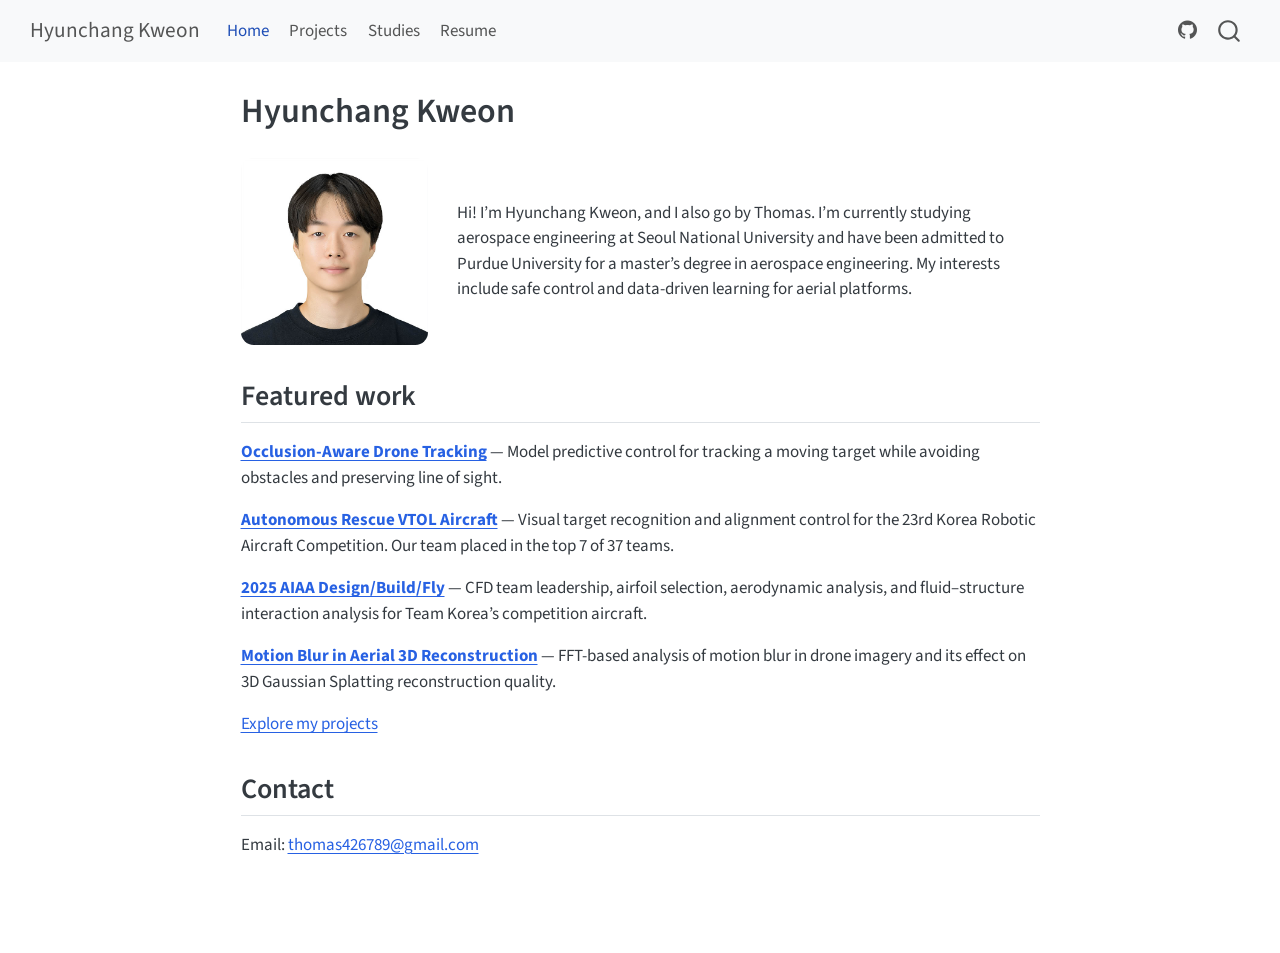
<file: docs/index.html>
<!DOCTYPE html>
<html xmlns="http://www.w3.org/1999/xhtml" lang="en" xml:lang="en"><head>

<meta charset="utf-8">
<meta name="generator" content="quarto-1.10.18">

<meta name="viewport" content="width=device-width, initial-scale=1.0, user-scalable=yes">


<title>Hyunchang Kweon</title>
<style>
/* Default styles provided by pandoc.
** See https://pandoc.org/MANUAL.html#variables-for-html for config info.
*/
span.smallcaps{font-variant: small-caps;}
div.columns{display: flex; gap: 1.5em;}
div.column{flex: auto;}
@media screen {
div.columns{gap: min(4vw, 1.5em);}
div.column{overflow-x: auto;}
}
div.hanging-indent{margin-left: 1.5em; text-indent: -1.5em;}
ul.task-list{list-style: none;}
ul.task-list li input[type="checkbox"] {
  width: 0.8em;
  margin: 0 0.8em 0.2em -1em; /* quarto-specific, see https://github.com/quarto-dev/quarto-cli/issues/4556 */
  vertical-align: middle;
}
</style>


<script src="site_libs/quarto-nav/quarto-nav.js"></script>
<script src="site_libs/quarto-nav/headroom.min.js"></script>
<script src="site_libs/clipboard/clipboard.min.js"></script>
<script src="site_libs/quarto-search/autocomplete.umd.js"></script>
<script src="site_libs/quarto-search/fuse.min.js"></script>
<script src="site_libs/quarto-search/quarto-search.js"></script>
<meta name="quarto:offset" content="./">
<script src="site_libs/quarto-html/quarto.js" type="module"></script>
<script src="site_libs/quarto-html/tabsets/tabsets.js" type="module"></script>
<script src="site_libs/quarto-html/popper.min.js"></script>
<script src="site_libs/quarto-html/tippy.umd.min.js"></script>
<script src="site_libs/quarto-html/anchor.min.js"></script>
<link href="site_libs/quarto-html/tippy.css" rel="stylesheet">
<link href="site_libs/quarto-html/quarto-syntax-highlighting-64a204ab8560d761af7679ceaba22944.css" rel="stylesheet" id="quarto-text-highlighting-styles">
<script src="site_libs/bootstrap/bootstrap.min.js"></script>
<link href="site_libs/bootstrap/bootstrap-icons.css" rel="stylesheet">
<link href="site_libs/bootstrap/bootstrap-172ba59bd5e0b52282274ba0c0cc16fc.min.css" rel="stylesheet" append-hash="true" id="quarto-bootstrap" data-mode="light">
<script id="quarto-search-options" type="application/json">{
  "location": "navbar",
  "copy-button": false,
  "collapse-after": 3,
  "panel-placement": "end",
  "type": "overlay",
  "limit": 50,
  "keyboard-shortcut": [
    "f",
    "/",
    "s"
  ],
  "show-item-context": false,
  "language": {
    "search-no-results-text": "No results",
    "search-matching-documents-text": "matching documents",
    "search-copy-link-title": "Copy link to search",
    "search-hide-matches-text": "Hide additional matches",
    "search-more-match-text": "more match in this document",
    "search-more-matches-text": "more matches in this document",
    "search-clear-button-title": "Clear",
    "search-text-placeholder": "",
    "search-detached-cancel-button-title": "Cancel",
    "search-submit-button-title": "Submit",
    "search-label": "Search"
  }
}</script>


<link rel="stylesheet" href="home.css">
</head>

<body class="nav-fixed fullcontent quarto-light">

<div id="quarto-search-results"></div>
  <header id="quarto-header" class="headroom fixed-top">
    <nav class="navbar navbar-expand-lg " data-bs-theme="dark">
      <div class="navbar-container container-fluid">
      <div class="navbar-brand-container mx-auto">
    <a class="navbar-brand" href="./index.html">
    <span class="navbar-title">Hyunchang Kweon</span>
    </a>
  </div>
            <div id="quarto-search" class="" title="Search"></div>
          <button class="navbar-toggler" type="button" data-bs-toggle="collapse" data-bs-target="#navbarCollapse" aria-controls="navbarCollapse" role="menu" aria-expanded="false" aria-label="Toggle navigation" onclick="if (window.quartoToggleHeadroom) { window.quartoToggleHeadroom(); }">
  <span class="navbar-toggler-icon"></span>
</button>
          <div class="collapse navbar-collapse" id="navbarCollapse">
            <ul class="navbar-nav navbar-nav-scroll me-auto">
  <li class="nav-item">
    <a class="nav-link active" href="./index.html" aria-current="page">
<span class="menu-text">Home</span></a>
  </li>
  <li class="nav-item">
    <a class="nav-link" href="./projects.html">
<span class="menu-text">Projects</span></a>
  </li>
  <li class="nav-item">
    <a class="nav-link" href="./studies.html">
<span class="menu-text">Studies</span></a>
  </li>
  <li class="nav-item">
    <a class="nav-link" href="./assets/documents/hyunchang_cv.pdf">
<span class="menu-text">Resume</span></a>
  </li>
</ul>
            <ul class="navbar-nav navbar-nav-scroll ms-auto">
  <li class="nav-item compact">
    <a class="nav-link" href="https://github.com/tkweon426"> <i class="bi bi-github" role="img">
</i>
<span class="menu-text"></span></a>
  </li>
</ul>
          </div> <!-- /navcollapse -->
            <div class="quarto-navbar-tools">
</div>
      </div> <!-- /container-fluid -->
    </nav>
</header>
<!-- content -->
<div id="quarto-content" class="quarto-container page-columns page-rows-contents page-layout-article page-navbar">
<!-- sidebar -->
<!-- margin-sidebar -->

<!-- main -->
<main class="content" id="quarto-document-content">

<header id="title-block-header" class="quarto-title-block default">
<div class="quarto-title">
<h1 class="title">Hyunchang Kweon</h1>
</div>



<div class="quarto-title-meta">




  </div>



</header>


<div class="home-intro">
<img class="home-portrait" src="assets/clean_portrait_photo.jpg" alt="Portrait of Hyunchang Kweon" width="617" height="617">
<div class="home-intro-text">
<p>Hi! I’m Hyunchang Kweon, and I also go by Thomas. I’m currently studying aerospace engineering at Seoul National University and have been admitted to Purdue University for a master’s degree in aerospace engineering. My interests include safe control and data-driven learning for aerial platforms.</p>
</div>
</div>
<section id="featured-work" class="level2">
<h2 class="anchored" data-anchor-id="featured-work">Featured work</h2>
<p><a href="./projects/occlusion-drone.html"><strong>Occlusion-Aware Drone Tracking</strong></a> — Model predictive control for tracking a moving target while avoiding obstacles and preserving line of sight.</p>
<p><a href="./projects/robot-aircraft-competition.html"><strong>Autonomous Rescue VTOL Aircraft</strong></a> — Visual target recognition and alignment control for the 23rd Korea Robotic Aircraft Competition. Our team placed in the top 7 of 37 teams.</p>
<p><a href="./projects/aiaa-dbf-2025.html"><strong>2025 AIAA Design/Build/Fly</strong></a> — CFD team leadership, airfoil selection, aerodynamic analysis, and fluid–structure interaction analysis for Team Korea’s competition aircraft.</p>
<p><a href="./projects/cs592-aerial-reconstruction.html"><strong>Motion Blur in Aerial 3D Reconstruction</strong></a> — FFT-based analysis of motion blur in drone imagery and its effect on 3D Gaussian Splatting reconstruction quality.</p>
<p><a href="./projects.html">Explore my projects</a></p>
</section>
<section id="contact" class="level2">
<h2 class="anchored" data-anchor-id="contact">Contact</h2>
<p>Email: <a href="mailto:thomas426789@gmail.com">thomas426789@gmail.com</a></p>


</section>

</main> <!-- /main -->
<script id="quarto-html-after-body" type="application/javascript">
  window.document.addEventListener("DOMContentLoaded", function (event) {
    const icon = "";
    const anchorJS = new window.AnchorJS();
    anchorJS.options = {
      placement: 'right',
      icon: icon
    };
    anchorJS.add('.anchored');
    const isCodeAnnotation = (el) => {
      for (const clz of el.classList) {
        if (clz.startsWith('code-annotation-')) {
          return true;
        }
      }
      return false;
    }
    const onCopySuccess = function(e) {
      // button target
      const button = e.trigger;
      // don't keep focus
      button.blur();
      // flash "checked"
      button.classList.add('code-copy-button-checked');
      var currentTitle = button.getAttribute("title");
      button.setAttribute("title", "Copied!");
      let tooltip;
      if (window.bootstrap) {
        button.setAttribute("data-bs-toggle", "tooltip");
        button.setAttribute("data-bs-placement", "left");
        button.setAttribute("data-bs-title", "Copied!");
        tooltip = new bootstrap.Tooltip(button,
          { trigger: "manual",
            customClass: "code-copy-button-tooltip",
            offset: [0, -8]});
        tooltip.show();
      }
      setTimeout(function() {
        if (tooltip) {
          tooltip.hide();
          button.removeAttribute("data-bs-title");
          button.removeAttribute("data-bs-toggle");
          button.removeAttribute("data-bs-placement");
        }
        button.setAttribute("title", currentTitle);
        button.classList.remove('code-copy-button-checked');
      }, 1000);
      // clear code selection
      e.clearSelection();
    }
    const getTextToCopy = function(trigger) {
      const outerScaffold = trigger.parentElement.cloneNode(true);
      const codeEl = outerScaffold.querySelector('code');
      for (const childEl of codeEl.children) {
        if (isCodeAnnotation(childEl)) {
          childEl.remove();
        }
      }
      return codeEl.innerText;
    }
    const clipboard = new window.ClipboardJS('.code-copy-button:not([data-in-quarto-modal])', {
      text: getTextToCopy
    });
    clipboard.on('success', onCopySuccess);
    if (window.document.getElementById('quarto-embedded-source-code-modal')) {
      const clipboardModal = new window.ClipboardJS('.code-copy-button[data-in-quarto-modal]', {
        text: getTextToCopy,
        container: window.document.getElementById('quarto-embedded-source-code-modal')
      });
      clipboardModal.on('success', onCopySuccess);
    }
      var localhostRegex = new RegExp(/^(?:http|https):\/\/localhost\:?[0-9]*\//);
      var mailtoRegex = new RegExp(/^mailto:/);
        var filterRegex = new RegExp("https:\/\/tkweon426\.github\.io");
      var isInternal = (href) => {
          return filterRegex.test(href) || localhostRegex.test(href) || mailtoRegex.test(href);
      }
      // Inspect non-navigation links and adorn them if external
     var links = window.document.querySelectorAll('a[href]:not(.nav-link):not(.navbar-brand):not(.toc-action):not(.sidebar-link):not(.sidebar-item-toggle):not(.pagination-link):not(.no-external):not([aria-hidden]):not(.dropdown-item):not(.quarto-navigation-tool):not(.about-link)');
      for (var i=0; i<links.length; i++) {
        const link = links[i];
        if (!isInternal(link.href)) {
          // undo the damage that might have been done by quarto-nav.js in the case of
          // links that we want to consider external
          if (link.dataset.originalHref !== undefined) {
            link.href = link.dataset.originalHref;
          }
        }
      }
    function tippyHover(el, contentFn, onTriggerFn, onUntriggerFn) {
      const config = {
        allowHTML: true,
        maxWidth: 500,
        delay: 100,
        arrow: false,
        appendTo: function(el) {
            return el.parentElement;
        },
        interactive: true,
        interactiveBorder: 10,
        theme: 'quarto',
        placement: 'bottom-start',
      };
      if (contentFn) {
        config.content = contentFn;
      }
      if (onTriggerFn) {
        config.onTrigger = onTriggerFn;
      }
      if (onUntriggerFn) {
        config.onUntrigger = onUntriggerFn;
      }
      window.tippy(el, config);
    }
    const noterefs = window.document.querySelectorAll('a[role="doc-noteref"]');
    for (var i=0; i<noterefs.length; i++) {
      const ref = noterefs[i];
      tippyHover(ref, function() {
        // use id or data attribute instead here
        let href = ref.getAttribute('data-footnote-href') || ref.getAttribute('href');
        try { href = new URL(href).hash; } catch {}
        const id = href.replace(/^#\/?/, "");
        const note = window.document.getElementById(id);
        if (note) {
          return note.innerHTML;
        } else {
          return "";
        }
      });
    }
    const xrefs = window.document.querySelectorAll('a.quarto-xref');
    const processXRef = (id, note) => {
      // Strip column container classes
      const stripColumnClz = (el) => {
        el.classList.remove("page-full", "page-columns");
        if (el.children) {
          for (const child of el.children) {
            stripColumnClz(child);
          }
        }
      }
      stripColumnClz(note)
      if (id === null || id.startsWith('sec-')) {
        // Special case sections, only their first couple elements
        const container = document.createElement("div");
        if (note.children && note.children.length > 2) {
          container.appendChild(note.children[0].cloneNode(true));
          for (let i = 1; i < note.children.length; i++) {
            const child = note.children[i];
            if (child.tagName === "P" && child.innerText === "") {
              continue;
            } else {
              container.appendChild(child.cloneNode(true));
              break;
            }
          }
          if (window.Quarto?.typesetMath) {
            window.Quarto.typesetMath(container);
          }
          return container.innerHTML
        } else {
          if (window.Quarto?.typesetMath) {
            window.Quarto.typesetMath(note);
          }
          return note.innerHTML;
        }
      } else {
        // Remove any anchor links if they are present
        const anchorLink = note.querySelector('a.anchorjs-link');
        if (anchorLink) {
          anchorLink.remove();
        }
        if (window.Quarto?.typesetMath) {
          window.Quarto.typesetMath(note);
        }
        if (note.classList.contains("callout")) {
          return note.outerHTML;
        } else {
          return note.innerHTML;
        }
      }
    }
    for (var i=0; i<xrefs.length; i++) {
      const xref = xrefs[i];
      tippyHover(xref, undefined, function(instance) {
        instance.disable();
        let url = xref.getAttribute('href');
        let hash = undefined;
        if (url.startsWith('#')) {
          hash = url;
        } else {
          try { hash = new URL(url).hash; } catch {}
        }
        if (hash) {
          const id = hash.replace(/^#\/?/, "");
          const note = window.document.getElementById(id);
          if (note !== null) {
            try {
              const html = processXRef(id, note.cloneNode(true));
              instance.setContent(html);
            } finally {
              instance.enable();
              instance.show();
            }
          } else {
            // See if we can fetch this
            fetch(url.split('#')[0])
            .then(res => res.text())
            .then(html => {
              const parser = new DOMParser();
              const htmlDoc = parser.parseFromString(html, "text/html");
              const note = htmlDoc.getElementById(id);
              if (note !== null) {
                const html = processXRef(id, note);
                instance.setContent(html);
              }
            }).finally(() => {
              instance.enable();
              instance.show();
            });
          }
        } else {
          // See if we can fetch a full url (with no hash to target)
          // This is a special case and we should probably do some content thinning / targeting
          fetch(url)
          .then(res => res.text())
          .then(html => {
            const parser = new DOMParser();
            const htmlDoc = parser.parseFromString(html, "text/html");
            const note = htmlDoc.querySelector('main.content');
            if (note !== null) {
              // This should only happen for chapter cross references
              // (since there is no id in the URL)
              // remove the first header
              if (note.children.length > 0 && note.children[0].tagName === "HEADER") {
                note.children[0].remove();
              }
              const html = processXRef(null, note);
              instance.setContent(html);
            }
          }).finally(() => {
            instance.enable();
            instance.show();
          });
        }
      }, function(instance) {
      });
    }
        let selectedAnnoteEl;
        const selectorForAnnotation = ( cell, annotation) => {
          let cellAttr = 'data-code-cell="' + cell + '"';
          let lineAttr = 'data-code-annotation="' +  annotation + '"';
          const selector = 'span[' + cellAttr + '][' + lineAttr + ']';
          return selector;
        }
        const selectCodeLines = (annoteEl) => {
          const doc = window.document;
          const targetCell = annoteEl.getAttribute("data-target-cell");
          const targetAnnotation = annoteEl.getAttribute("data-target-annotation");
          const annoteSpan = window.document.querySelector(selectorForAnnotation(targetCell, targetAnnotation));
          const lines = annoteSpan.getAttribute("data-code-lines").split(",");
          const lineIds = lines.map((line) => {
            return targetCell + "-" + line;
          })
          let top = null;
          let height = null;
          let parent = null;
          if (lineIds.length > 0) {
              //compute the position of the single el (top and bottom and make a div)
              const el = window.document.getElementById(lineIds[0]);
              top = el.offsetTop;
              height = el.offsetHeight;
              parent = el.parentElement.parentElement;
            if (lineIds.length > 1) {
              const lastEl = window.document.getElementById(lineIds[lineIds.length - 1]);
              const bottom = lastEl.offsetTop + lastEl.offsetHeight;
              height = bottom - top;
            }
            if (top !== null && height !== null && parent !== null) {
              // cook up a div (if necessary) and position it
              let div = window.document.getElementById("code-annotation-line-highlight");
              if (div === null) {
                div = window.document.createElement("div");
                div.setAttribute("id", "code-annotation-line-highlight");
                div.style.position = 'absolute';
                parent.appendChild(div);
              }
              div.style.top = top - 2 + "px";
              div.style.height = height + 4 + "px";
              div.style.left = 0;
              let gutterDiv = window.document.getElementById("code-annotation-line-highlight-gutter");
              if (gutterDiv === null) {
                gutterDiv = window.document.createElement("div");
                gutterDiv.setAttribute("id", "code-annotation-line-highlight-gutter");
                gutterDiv.style.position = 'absolute';
                const codeCell = window.document.getElementById(targetCell);
                const gutter = codeCell.querySelector('.code-annotation-gutter');
                gutter.appendChild(gutterDiv);
              }
              gutterDiv.style.top = top - 2 + "px";
              gutterDiv.style.height = height + 4 + "px";
            }
            selectedAnnoteEl = annoteEl;
          }
        };
        const unselectCodeLines = () => {
          const elementsIds = ["code-annotation-line-highlight", "code-annotation-line-highlight-gutter"];
          elementsIds.forEach((elId) => {
            const div = window.document.getElementById(elId);
            if (div) {
              div.remove();
            }
          });
          selectedAnnoteEl = undefined;
        };
          // Handle positioning of the toggle
      window.addEventListener(
        "resize",
        throttle(() => {
          elRect = undefined;
          if (selectedAnnoteEl) {
            selectCodeLines(selectedAnnoteEl);
          }
        }, 10)
      );
      function throttle(fn, ms) {
      let throttle = false;
      let timer;
        return (...args) => {
          if(!throttle) { // first call gets through
              fn.apply(this, args);
              throttle = true;
          } else { // all the others get throttled
              if(timer) clearTimeout(timer); // cancel #2
              timer = setTimeout(() => {
                fn.apply(this, args);
                timer = throttle = false;
              }, ms);
          }
        };
      }
        // Attach click handler to the DT
        const annoteDls = window.document.querySelectorAll('dt[data-target-cell]');
        for (const annoteDlNode of annoteDls) {
          annoteDlNode.addEventListener('click', (event) => {
            const clickedEl = event.target;
            if (clickedEl !== selectedAnnoteEl) {
              unselectCodeLines();
              const activeEl = window.document.querySelector('dt[data-target-cell].code-annotation-active');
              if (activeEl) {
                activeEl.classList.remove('code-annotation-active');
              }
              selectCodeLines(clickedEl);
              clickedEl.classList.add('code-annotation-active');
            } else {
              // Unselect the line
              unselectCodeLines();
              clickedEl.classList.remove('code-annotation-active');
            }
          });
        }
    const findCites = (el) => {
      const parentEl = el.parentElement;
      if (parentEl) {
        const cites = parentEl.dataset.cites;
        if (cites) {
          return {
            el,
            cites: cites.split(' ')
          };
        } else {
          return findCites(el.parentElement)
        }
      } else {
        return undefined;
      }
    };
    var bibliorefs = window.document.querySelectorAll('a[role="doc-biblioref"]');
    for (var i=0; i<bibliorefs.length; i++) {
      const ref = bibliorefs[i];
      const citeInfo = findCites(ref);
      if (citeInfo) {
        tippyHover(citeInfo.el, function() {
          var popup = window.document.createElement('div');
          citeInfo.cites.forEach(function(cite) {
            var citeDiv = window.document.createElement('div');
            citeDiv.classList.add('hanging-indent');
            citeDiv.classList.add('csl-entry');
            var biblioDiv = window.document.getElementById('ref-' + cite);
            if (biblioDiv) {
              citeDiv.innerHTML = biblioDiv.innerHTML;
            }
            popup.appendChild(citeDiv);
          });
          return popup.innerHTML;
        });
      }
    }
  });
  </script>
</div> <!-- /content -->




</body></html>
</file>
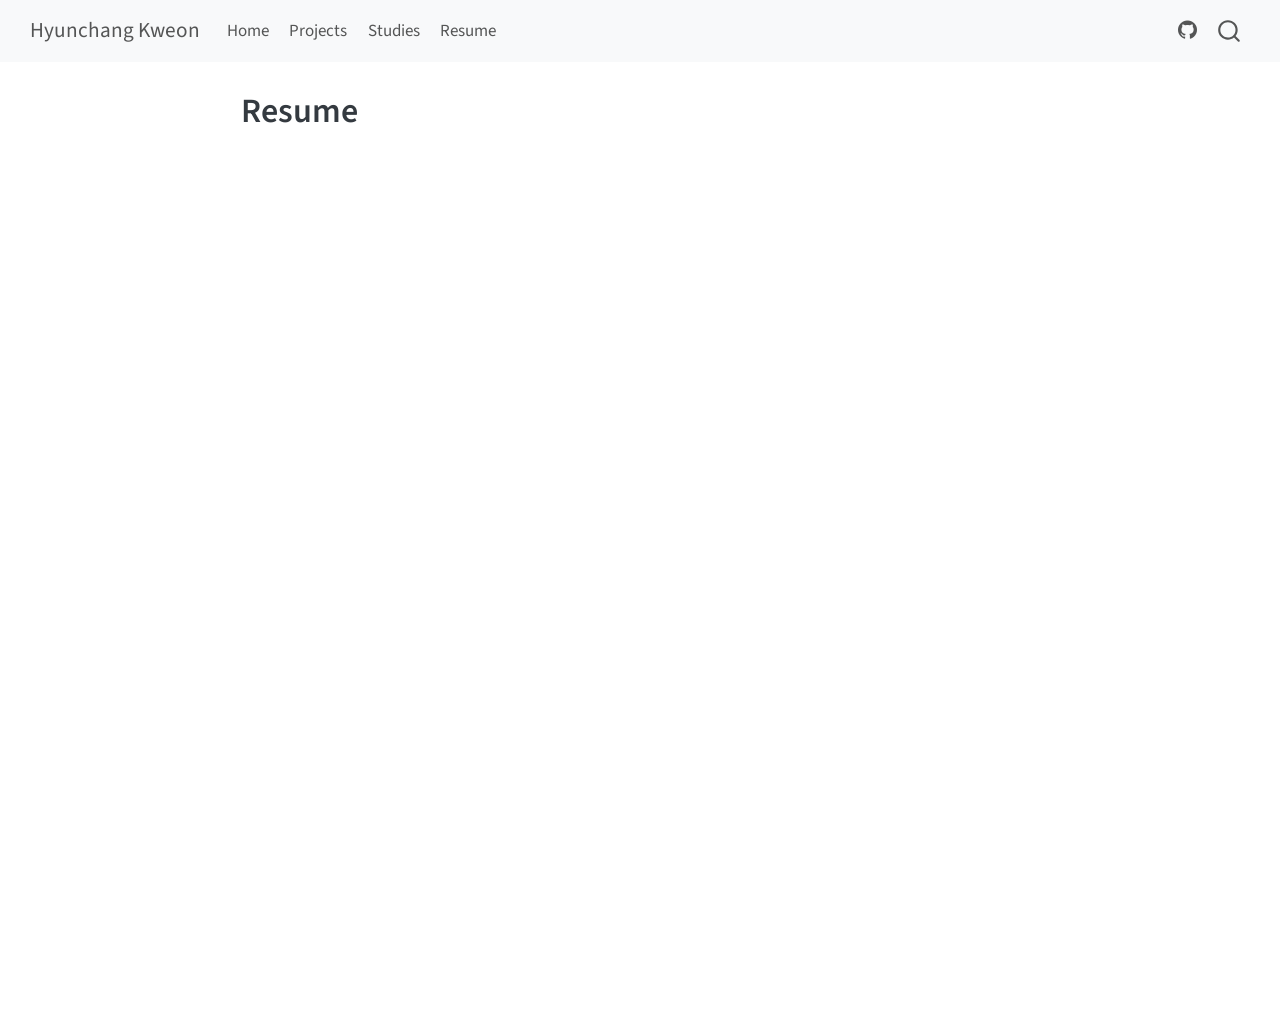
<file: docs/cv.html>
<!DOCTYPE html>
<html xmlns="http://www.w3.org/1999/xhtml" lang="en" xml:lang="en"><head>

<meta charset="utf-8">
<meta name="generator" content="quarto-1.10.18">

<meta name="viewport" content="width=device-width, initial-scale=1.0, user-scalable=yes">


<title>Resume – Hyunchang Kweon</title>
<style>
/* Default styles provided by pandoc.
** See https://pandoc.org/MANUAL.html#variables-for-html for config info.
*/
span.smallcaps{font-variant: small-caps;}
div.columns{display: flex; gap: 1.5em;}
div.column{flex: auto;}
@media screen {
div.columns{gap: min(4vw, 1.5em);}
div.column{overflow-x: auto;}
}
div.hanging-indent{margin-left: 1.5em; text-indent: -1.5em;}
ul.task-list{list-style: none;}
ul.task-list li input[type="checkbox"] {
  width: 0.8em;
  margin: 0 0.8em 0.2em -1em; /* quarto-specific, see https://github.com/quarto-dev/quarto-cli/issues/4556 */
  vertical-align: middle;
}
</style>


<script src="site_libs/quarto-nav/quarto-nav.js"></script>
<script src="site_libs/quarto-nav/headroom.min.js"></script>
<script src="site_libs/clipboard/clipboard.min.js"></script>
<script src="site_libs/quarto-search/autocomplete.umd.js"></script>
<script src="site_libs/quarto-search/fuse.min.js"></script>
<script src="site_libs/quarto-search/quarto-search.js"></script>
<meta name="quarto:offset" content="./">
<script src="site_libs/quarto-html/quarto.js" type="module"></script>
<script src="site_libs/quarto-html/tabsets/tabsets.js" type="module"></script>
<script src="site_libs/quarto-html/popper.min.js"></script>
<script src="site_libs/quarto-html/tippy.umd.min.js"></script>
<script src="site_libs/quarto-html/anchor.min.js"></script>
<link href="site_libs/quarto-html/tippy.css" rel="stylesheet">
<link href="site_libs/quarto-html/quarto-syntax-highlighting-64a204ab8560d761af7679ceaba22944.css" rel="stylesheet" id="quarto-text-highlighting-styles">
<script src="site_libs/bootstrap/bootstrap.min.js"></script>
<link href="site_libs/bootstrap/bootstrap-icons.css" rel="stylesheet">
<link href="site_libs/bootstrap/bootstrap-172ba59bd5e0b52282274ba0c0cc16fc.min.css" rel="stylesheet" append-hash="true" id="quarto-bootstrap" data-mode="light">
<script id="quarto-search-options" type="application/json">{
  "location": "navbar",
  "copy-button": false,
  "collapse-after": 3,
  "panel-placement": "end",
  "type": "overlay",
  "limit": 50,
  "keyboard-shortcut": [
    "f",
    "/",
    "s"
  ],
  "show-item-context": false,
  "language": {
    "search-no-results-text": "No results",
    "search-matching-documents-text": "matching documents",
    "search-copy-link-title": "Copy link to search",
    "search-hide-matches-text": "Hide additional matches",
    "search-more-match-text": "more match in this document",
    "search-more-matches-text": "more matches in this document",
    "search-clear-button-title": "Clear",
    "search-text-placeholder": "",
    "search-detached-cancel-button-title": "Cancel",
    "search-submit-button-title": "Submit",
    "search-label": "Search"
  }
}</script>


</head>

<body class="nav-fixed fullcontent quarto-light">

<div id="quarto-search-results"></div>
  <header id="quarto-header" class="headroom fixed-top">
    <nav class="navbar navbar-expand-lg " data-bs-theme="dark">
      <div class="navbar-container container-fluid">
      <div class="navbar-brand-container mx-auto">
    <a class="navbar-brand" href="./index.html">
    <span class="navbar-title">Hyunchang Kweon</span>
    </a>
  </div>
            <div id="quarto-search" class="" title="Search"></div>
          <button class="navbar-toggler" type="button" data-bs-toggle="collapse" data-bs-target="#navbarCollapse" aria-controls="navbarCollapse" role="menu" aria-expanded="false" aria-label="Toggle navigation" onclick="if (window.quartoToggleHeadroom) { window.quartoToggleHeadroom(); }">
  <span class="navbar-toggler-icon"></span>
</button>
          <div class="collapse navbar-collapse" id="navbarCollapse">
            <ul class="navbar-nav navbar-nav-scroll me-auto">
  <li class="nav-item">
    <a class="nav-link" href="./index.html">
<span class="menu-text">Home</span></a>
  </li>
  <li class="nav-item">
    <a class="nav-link" href="./projects.html">
<span class="menu-text">Projects</span></a>
  </li>
  <li class="nav-item">
    <a class="nav-link" href="./studies.html">
<span class="menu-text">Studies</span></a>
  </li>
  <li class="nav-item">
    <a class="nav-link" href="./assets/documents/hyunchang_cv.pdf">
<span class="menu-text">Resume</span></a>
  </li>
</ul>
            <ul class="navbar-nav navbar-nav-scroll ms-auto">
  <li class="nav-item compact">
    <a class="nav-link" href="https://github.com/tkweon426"> <i class="bi bi-github" role="img">
</i>
<span class="menu-text"></span></a>
  </li>
</ul>
          </div> <!-- /navcollapse -->
            <div class="quarto-navbar-tools">
</div>
      </div> <!-- /container-fluid -->
    </nav>
</header>
<!-- content -->
<div id="quarto-content" class="quarto-container page-columns page-rows-contents page-layout-article page-navbar">
<!-- sidebar -->
<!-- margin-sidebar -->

<!-- main -->
<main class="content" id="quarto-document-content">

<header id="title-block-header" class="quarto-title-block default">
<div class="quarto-title">
<h1 class="title">Resume</h1>
</div>



<div class="quarto-title-meta">




  </div>



</header>


<iframe src="assets/documents/hyunchang_cv.pdf" title="Hyunchang Kweon's resume" style="width: 100%; height: 85vh; border: 0;"></iframe>



</main> <!-- /main -->
<script id="quarto-html-after-body" type="application/javascript">
  window.document.addEventListener("DOMContentLoaded", function (event) {
    const icon = "";
    const anchorJS = new window.AnchorJS();
    anchorJS.options = {
      placement: 'right',
      icon: icon
    };
    anchorJS.add('.anchored');
    const isCodeAnnotation = (el) => {
      for (const clz of el.classList) {
        if (clz.startsWith('code-annotation-')) {
          return true;
        }
      }
      return false;
    }
    const onCopySuccess = function(e) {
      // button target
      const button = e.trigger;
      // don't keep focus
      button.blur();
      // flash "checked"
      button.classList.add('code-copy-button-checked');
      var currentTitle = button.getAttribute("title");
      button.setAttribute("title", "Copied!");
      let tooltip;
      if (window.bootstrap) {
        button.setAttribute("data-bs-toggle", "tooltip");
        button.setAttribute("data-bs-placement", "left");
        button.setAttribute("data-bs-title", "Copied!");
        tooltip = new bootstrap.Tooltip(button,
          { trigger: "manual",
            customClass: "code-copy-button-tooltip",
            offset: [0, -8]});
        tooltip.show();
      }
      setTimeout(function() {
        if (tooltip) {
          tooltip.hide();
          button.removeAttribute("data-bs-title");
          button.removeAttribute("data-bs-toggle");
          button.removeAttribute("data-bs-placement");
        }
        button.setAttribute("title", currentTitle);
        button.classList.remove('code-copy-button-checked');
      }, 1000);
      // clear code selection
      e.clearSelection();
    }
    const getTextToCopy = function(trigger) {
      const outerScaffold = trigger.parentElement.cloneNode(true);
      const codeEl = outerScaffold.querySelector('code');
      for (const childEl of codeEl.children) {
        if (isCodeAnnotation(childEl)) {
          childEl.remove();
        }
      }
      return codeEl.innerText;
    }
    const clipboard = new window.ClipboardJS('.code-copy-button:not([data-in-quarto-modal])', {
      text: getTextToCopy
    });
    clipboard.on('success', onCopySuccess);
    if (window.document.getElementById('quarto-embedded-source-code-modal')) {
      const clipboardModal = new window.ClipboardJS('.code-copy-button[data-in-quarto-modal]', {
        text: getTextToCopy,
        container: window.document.getElementById('quarto-embedded-source-code-modal')
      });
      clipboardModal.on('success', onCopySuccess);
    }
      var localhostRegex = new RegExp(/^(?:http|https):\/\/localhost\:?[0-9]*\//);
      var mailtoRegex = new RegExp(/^mailto:/);
        var filterRegex = new RegExp("https:\/\/tkweon426\.github\.io");
      var isInternal = (href) => {
          return filterRegex.test(href) || localhostRegex.test(href) || mailtoRegex.test(href);
      }
      // Inspect non-navigation links and adorn them if external
     var links = window.document.querySelectorAll('a[href]:not(.nav-link):not(.navbar-brand):not(.toc-action):not(.sidebar-link):not(.sidebar-item-toggle):not(.pagination-link):not(.no-external):not([aria-hidden]):not(.dropdown-item):not(.quarto-navigation-tool):not(.about-link)');
      for (var i=0; i<links.length; i++) {
        const link = links[i];
        if (!isInternal(link.href)) {
          // undo the damage that might have been done by quarto-nav.js in the case of
          // links that we want to consider external
          if (link.dataset.originalHref !== undefined) {
            link.href = link.dataset.originalHref;
          }
        }
      }
    function tippyHover(el, contentFn, onTriggerFn, onUntriggerFn) {
      const config = {
        allowHTML: true,
        maxWidth: 500,
        delay: 100,
        arrow: false,
        appendTo: function(el) {
            return el.parentElement;
        },
        interactive: true,
        interactiveBorder: 10,
        theme: 'quarto',
        placement: 'bottom-start',
      };
      if (contentFn) {
        config.content = contentFn;
      }
      if (onTriggerFn) {
        config.onTrigger = onTriggerFn;
      }
      if (onUntriggerFn) {
        config.onUntrigger = onUntriggerFn;
      }
      window.tippy(el, config);
    }
    const noterefs = window.document.querySelectorAll('a[role="doc-noteref"]');
    for (var i=0; i<noterefs.length; i++) {
      const ref = noterefs[i];
      tippyHover(ref, function() {
        // use id or data attribute instead here
        let href = ref.getAttribute('data-footnote-href') || ref.getAttribute('href');
        try { href = new URL(href).hash; } catch {}
        const id = href.replace(/^#\/?/, "");
        const note = window.document.getElementById(id);
        if (note) {
          return note.innerHTML;
        } else {
          return "";
        }
      });
    }
    const xrefs = window.document.querySelectorAll('a.quarto-xref');
    const processXRef = (id, note) => {
      // Strip column container classes
      const stripColumnClz = (el) => {
        el.classList.remove("page-full", "page-columns");
        if (el.children) {
          for (const child of el.children) {
            stripColumnClz(child);
          }
        }
      }
      stripColumnClz(note)
      if (id === null || id.startsWith('sec-')) {
        // Special case sections, only their first couple elements
        const container = document.createElement("div");
        if (note.children && note.children.length > 2) {
          container.appendChild(note.children[0].cloneNode(true));
          for (let i = 1; i < note.children.length; i++) {
            const child = note.children[i];
            if (child.tagName === "P" && child.innerText === "") {
              continue;
            } else {
              container.appendChild(child.cloneNode(true));
              break;
            }
          }
          if (window.Quarto?.typesetMath) {
            window.Quarto.typesetMath(container);
          }
          return container.innerHTML
        } else {
          if (window.Quarto?.typesetMath) {
            window.Quarto.typesetMath(note);
          }
          return note.innerHTML;
        }
      } else {
        // Remove any anchor links if they are present
        const anchorLink = note.querySelector('a.anchorjs-link');
        if (anchorLink) {
          anchorLink.remove();
        }
        if (window.Quarto?.typesetMath) {
          window.Quarto.typesetMath(note);
        }
        if (note.classList.contains("callout")) {
          return note.outerHTML;
        } else {
          return note.innerHTML;
        }
      }
    }
    for (var i=0; i<xrefs.length; i++) {
      const xref = xrefs[i];
      tippyHover(xref, undefined, function(instance) {
        instance.disable();
        let url = xref.getAttribute('href');
        let hash = undefined;
        if (url.startsWith('#')) {
          hash = url;
        } else {
          try { hash = new URL(url).hash; } catch {}
        }
        if (hash) {
          const id = hash.replace(/^#\/?/, "");
          const note = window.document.getElementById(id);
          if (note !== null) {
            try {
              const html = processXRef(id, note.cloneNode(true));
              instance.setContent(html);
            } finally {
              instance.enable();
              instance.show();
            }
          } else {
            // See if we can fetch this
            fetch(url.split('#')[0])
            .then(res => res.text())
            .then(html => {
              const parser = new DOMParser();
              const htmlDoc = parser.parseFromString(html, "text/html");
              const note = htmlDoc.getElementById(id);
              if (note !== null) {
                const html = processXRef(id, note);
                instance.setContent(html);
              }
            }).finally(() => {
              instance.enable();
              instance.show();
            });
          }
        } else {
          // See if we can fetch a full url (with no hash to target)
          // This is a special case and we should probably do some content thinning / targeting
          fetch(url)
          .then(res => res.text())
          .then(html => {
            const parser = new DOMParser();
            const htmlDoc = parser.parseFromString(html, "text/html");
            const note = htmlDoc.querySelector('main.content');
            if (note !== null) {
              // This should only happen for chapter cross references
              // (since there is no id in the URL)
              // remove the first header
              if (note.children.length > 0 && note.children[0].tagName === "HEADER") {
                note.children[0].remove();
              }
              const html = processXRef(null, note);
              instance.setContent(html);
            }
          }).finally(() => {
            instance.enable();
            instance.show();
          });
        }
      }, function(instance) {
      });
    }
        let selectedAnnoteEl;
        const selectorForAnnotation = ( cell, annotation) => {
          let cellAttr = 'data-code-cell="' + cell + '"';
          let lineAttr = 'data-code-annotation="' +  annotation + '"';
          const selector = 'span[' + cellAttr + '][' + lineAttr + ']';
          return selector;
        }
        const selectCodeLines = (annoteEl) => {
          const doc = window.document;
          const targetCell = annoteEl.getAttribute("data-target-cell");
          const targetAnnotation = annoteEl.getAttribute("data-target-annotation");
          const annoteSpan = window.document.querySelector(selectorForAnnotation(targetCell, targetAnnotation));
          const lines = annoteSpan.getAttribute("data-code-lines").split(",");
          const lineIds = lines.map((line) => {
            return targetCell + "-" + line;
          })
          let top = null;
          let height = null;
          let parent = null;
          if (lineIds.length > 0) {
              //compute the position of the single el (top and bottom and make a div)
              const el = window.document.getElementById(lineIds[0]);
              top = el.offsetTop;
              height = el.offsetHeight;
              parent = el.parentElement.parentElement;
            if (lineIds.length > 1) {
              const lastEl = window.document.getElementById(lineIds[lineIds.length - 1]);
              const bottom = lastEl.offsetTop + lastEl.offsetHeight;
              height = bottom - top;
            }
            if (top !== null && height !== null && parent !== null) {
              // cook up a div (if necessary) and position it
              let div = window.document.getElementById("code-annotation-line-highlight");
              if (div === null) {
                div = window.document.createElement("div");
                div.setAttribute("id", "code-annotation-line-highlight");
                div.style.position = 'absolute';
                parent.appendChild(div);
              }
              div.style.top = top - 2 + "px";
              div.style.height = height + 4 + "px";
              div.style.left = 0;
              let gutterDiv = window.document.getElementById("code-annotation-line-highlight-gutter");
              if (gutterDiv === null) {
                gutterDiv = window.document.createElement("div");
                gutterDiv.setAttribute("id", "code-annotation-line-highlight-gutter");
                gutterDiv.style.position = 'absolute';
                const codeCell = window.document.getElementById(targetCell);
                const gutter = codeCell.querySelector('.code-annotation-gutter');
                gutter.appendChild(gutterDiv);
              }
              gutterDiv.style.top = top - 2 + "px";
              gutterDiv.style.height = height + 4 + "px";
            }
            selectedAnnoteEl = annoteEl;
          }
        };
        const unselectCodeLines = () => {
          const elementsIds = ["code-annotation-line-highlight", "code-annotation-line-highlight-gutter"];
          elementsIds.forEach((elId) => {
            const div = window.document.getElementById(elId);
            if (div) {
              div.remove();
            }
          });
          selectedAnnoteEl = undefined;
        };
          // Handle positioning of the toggle
      window.addEventListener(
        "resize",
        throttle(() => {
          elRect = undefined;
          if (selectedAnnoteEl) {
            selectCodeLines(selectedAnnoteEl);
          }
        }, 10)
      );
      function throttle(fn, ms) {
      let throttle = false;
      let timer;
        return (...args) => {
          if(!throttle) { // first call gets through
              fn.apply(this, args);
              throttle = true;
          } else { // all the others get throttled
              if(timer) clearTimeout(timer); // cancel #2
              timer = setTimeout(() => {
                fn.apply(this, args);
                timer = throttle = false;
              }, ms);
          }
        };
      }
        // Attach click handler to the DT
        const annoteDls = window.document.querySelectorAll('dt[data-target-cell]');
        for (const annoteDlNode of annoteDls) {
          annoteDlNode.addEventListener('click', (event) => {
            const clickedEl = event.target;
            if (clickedEl !== selectedAnnoteEl) {
              unselectCodeLines();
              const activeEl = window.document.querySelector('dt[data-target-cell].code-annotation-active');
              if (activeEl) {
                activeEl.classList.remove('code-annotation-active');
              }
              selectCodeLines(clickedEl);
              clickedEl.classList.add('code-annotation-active');
            } else {
              // Unselect the line
              unselectCodeLines();
              clickedEl.classList.remove('code-annotation-active');
            }
          });
        }
    const findCites = (el) => {
      const parentEl = el.parentElement;
      if (parentEl) {
        const cites = parentEl.dataset.cites;
        if (cites) {
          return {
            el,
            cites: cites.split(' ')
          };
        } else {
          return findCites(el.parentElement)
        }
      } else {
        return undefined;
      }
    };
    var bibliorefs = window.document.querySelectorAll('a[role="doc-biblioref"]');
    for (var i=0; i<bibliorefs.length; i++) {
      const ref = bibliorefs[i];
      const citeInfo = findCites(ref);
      if (citeInfo) {
        tippyHover(citeInfo.el, function() {
          var popup = window.document.createElement('div');
          citeInfo.cites.forEach(function(cite) {
            var citeDiv = window.document.createElement('div');
            citeDiv.classList.add('hanging-indent');
            citeDiv.classList.add('csl-entry');
            var biblioDiv = window.document.getElementById('ref-' + cite);
            if (biblioDiv) {
              citeDiv.innerHTML = biblioDiv.innerHTML;
            }
            popup.appendChild(citeDiv);
          });
          return popup.innerHTML;
        });
      }
    }
  });
  </script>
</div> <!-- /content -->




</body></html>
</file>
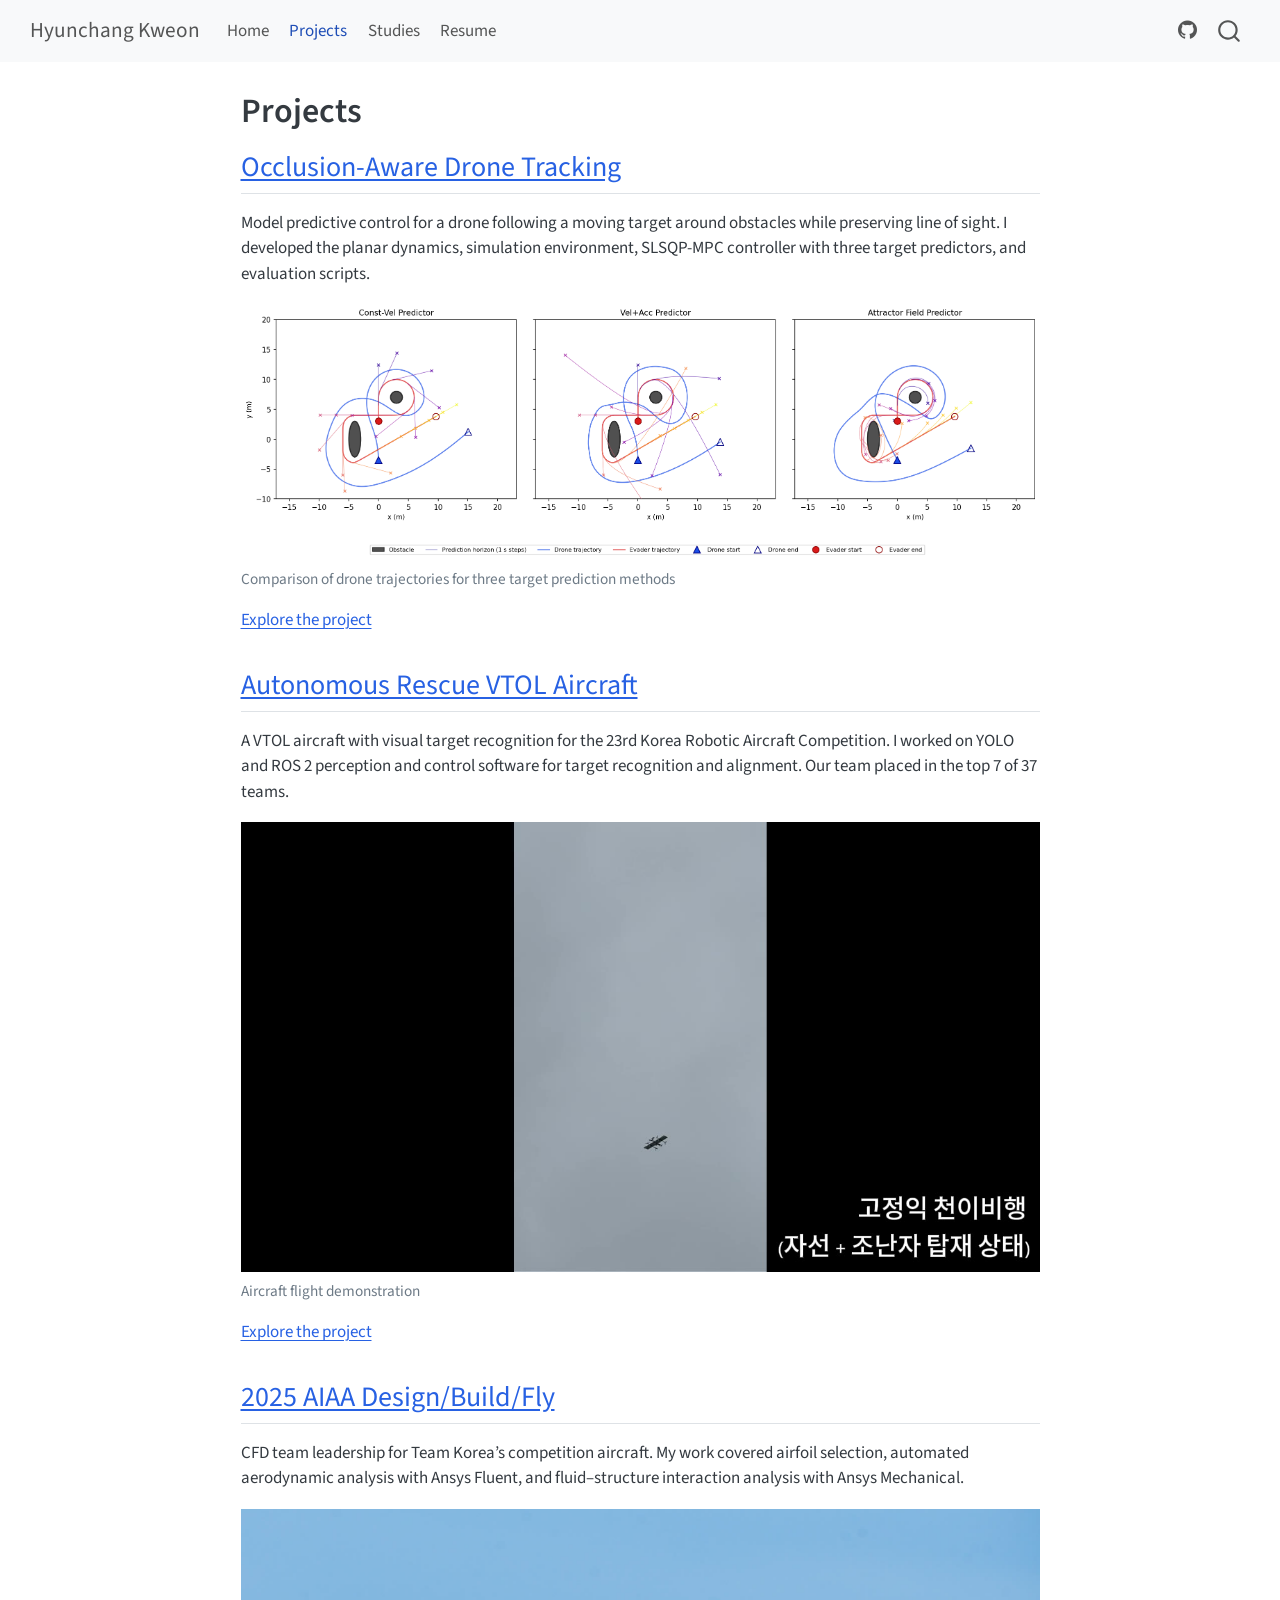
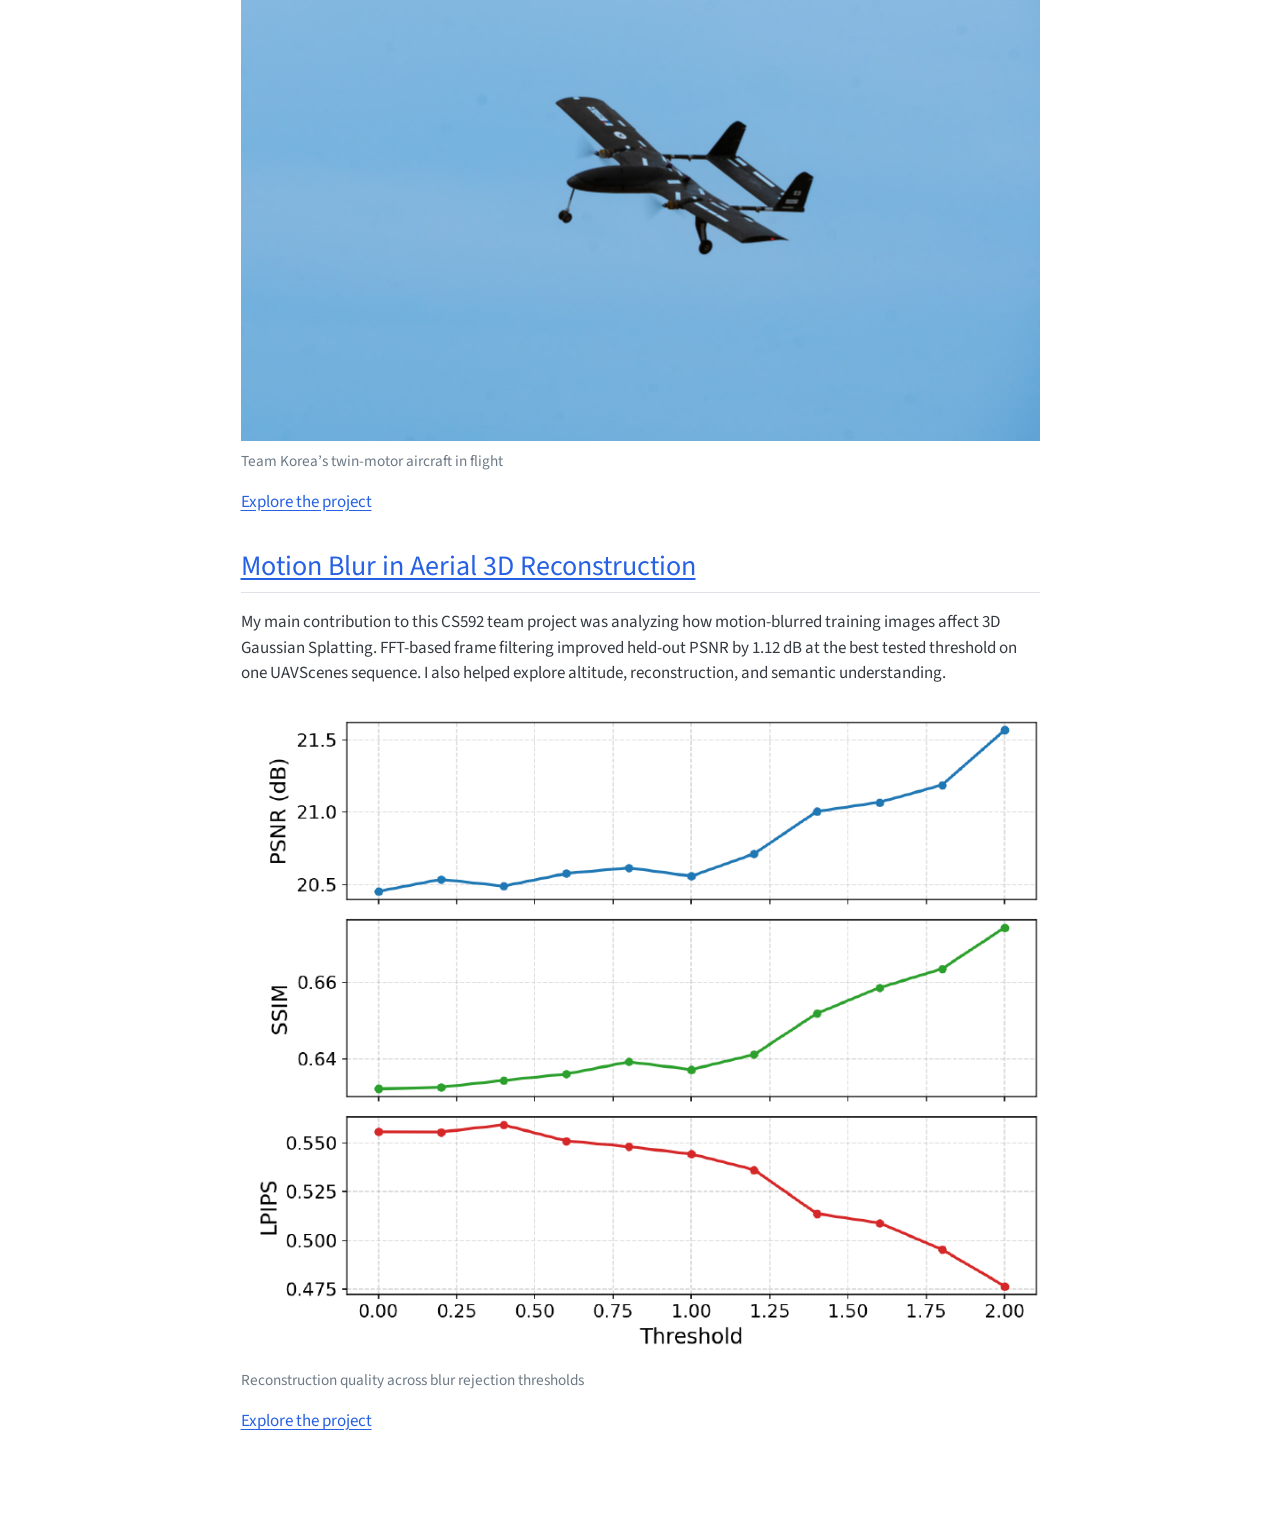
<file: docs/projects.html>
<!DOCTYPE html>
<html xmlns="http://www.w3.org/1999/xhtml" lang="en" xml:lang="en"><head>

<meta charset="utf-8">
<meta name="generator" content="quarto-1.10.18">

<meta name="viewport" content="width=device-width, initial-scale=1.0, user-scalable=yes">


<title>Projects – Hyunchang Kweon</title>
<style>
/* Default styles provided by pandoc.
** See https://pandoc.org/MANUAL.html#variables-for-html for config info.
*/
span.smallcaps{font-variant: small-caps;}
div.columns{display: flex; gap: 1.5em;}
div.column{flex: auto;}
@media screen {
div.columns{gap: min(4vw, 1.5em);}
div.column{overflow-x: auto;}
}
div.hanging-indent{margin-left: 1.5em; text-indent: -1.5em;}
ul.task-list{list-style: none;}
ul.task-list li input[type="checkbox"] {
  width: 0.8em;
  margin: 0 0.8em 0.2em -1em; /* quarto-specific, see https://github.com/quarto-dev/quarto-cli/issues/4556 */
  vertical-align: middle;
}
</style>


<script src="site_libs/quarto-nav/quarto-nav.js"></script>
<script src="site_libs/quarto-nav/headroom.min.js"></script>
<script src="site_libs/clipboard/clipboard.min.js"></script>
<script src="site_libs/quarto-search/autocomplete.umd.js"></script>
<script src="site_libs/quarto-search/fuse.min.js"></script>
<script src="site_libs/quarto-search/quarto-search.js"></script>
<meta name="quarto:offset" content="./">
<script src="site_libs/quarto-html/quarto.js" type="module"></script>
<script src="site_libs/quarto-html/tabsets/tabsets.js" type="module"></script>
<script src="site_libs/quarto-html/popper.min.js"></script>
<script src="site_libs/quarto-html/tippy.umd.min.js"></script>
<script src="site_libs/quarto-html/anchor.min.js"></script>
<link href="site_libs/quarto-html/tippy.css" rel="stylesheet">
<link href="site_libs/quarto-html/quarto-syntax-highlighting-64a204ab8560d761af7679ceaba22944.css" rel="stylesheet" id="quarto-text-highlighting-styles">
<script src="site_libs/bootstrap/bootstrap.min.js"></script>
<link href="site_libs/bootstrap/bootstrap-icons.css" rel="stylesheet">
<link href="site_libs/bootstrap/bootstrap-172ba59bd5e0b52282274ba0c0cc16fc.min.css" rel="stylesheet" append-hash="true" id="quarto-bootstrap" data-mode="light">
<script id="quarto-search-options" type="application/json">{
  "location": "navbar",
  "copy-button": false,
  "collapse-after": 3,
  "panel-placement": "end",
  "type": "overlay",
  "limit": 50,
  "keyboard-shortcut": [
    "f",
    "/",
    "s"
  ],
  "show-item-context": false,
  "language": {
    "search-no-results-text": "No results",
    "search-matching-documents-text": "matching documents",
    "search-copy-link-title": "Copy link to search",
    "search-hide-matches-text": "Hide additional matches",
    "search-more-match-text": "more match in this document",
    "search-more-matches-text": "more matches in this document",
    "search-clear-button-title": "Clear",
    "search-text-placeholder": "",
    "search-detached-cancel-button-title": "Cancel",
    "search-submit-button-title": "Submit",
    "search-label": "Search"
  }
}</script>


</head>

<body class="nav-fixed fullcontent quarto-light">

<div id="quarto-search-results"></div>
  <header id="quarto-header" class="headroom fixed-top">
    <nav class="navbar navbar-expand-lg " data-bs-theme="dark">
      <div class="navbar-container container-fluid">
      <div class="navbar-brand-container mx-auto">
    <a class="navbar-brand" href="./index.html">
    <span class="navbar-title">Hyunchang Kweon</span>
    </a>
  </div>
            <div id="quarto-search" class="" title="Search"></div>
          <button class="navbar-toggler" type="button" data-bs-toggle="collapse" data-bs-target="#navbarCollapse" aria-controls="navbarCollapse" role="menu" aria-expanded="false" aria-label="Toggle navigation" onclick="if (window.quartoToggleHeadroom) { window.quartoToggleHeadroom(); }">
  <span class="navbar-toggler-icon"></span>
</button>
          <div class="collapse navbar-collapse" id="navbarCollapse">
            <ul class="navbar-nav navbar-nav-scroll me-auto">
  <li class="nav-item">
    <a class="nav-link" href="./index.html">
<span class="menu-text">Home</span></a>
  </li>
  <li class="nav-item">
    <a class="nav-link active" href="./projects.html" aria-current="page">
<span class="menu-text">Projects</span></a>
  </li>
  <li class="nav-item">
    <a class="nav-link" href="./studies.html">
<span class="menu-text">Studies</span></a>
  </li>
  <li class="nav-item">
    <a class="nav-link" href="./assets/documents/hyunchang_cv.pdf">
<span class="menu-text">Resume</span></a>
  </li>
</ul>
            <ul class="navbar-nav navbar-nav-scroll ms-auto">
  <li class="nav-item compact">
    <a class="nav-link" href="https://github.com/tkweon426"> <i class="bi bi-github" role="img">
</i>
<span class="menu-text"></span></a>
  </li>
</ul>
          </div> <!-- /navcollapse -->
            <div class="quarto-navbar-tools">
</div>
      </div> <!-- /container-fluid -->
    </nav>
</header>
<!-- content -->
<div id="quarto-content" class="quarto-container page-columns page-rows-contents page-layout-article page-navbar">
<!-- sidebar -->
<!-- margin-sidebar -->

<!-- main -->
<main class="content" id="quarto-document-content">

<header id="title-block-header" class="quarto-title-block default">
<div class="quarto-title">
<h1 class="title">Projects</h1>
</div>



<div class="quarto-title-meta">




  </div>



</header>


<section id="occlusion-aware-drone-tracking" class="level2">
<h2 class="anchored" data-anchor-id="occlusion-aware-drone-tracking"><a href="./projects/occlusion-drone.html">Occlusion-Aware Drone Tracking</a></h2>
<p>Model predictive control for a drone following a moving target around obstacles while preserving line of sight. I developed the planar dynamics, simulation environment, SLSQP-MPC controller with three target predictors, and evaluation scripts.</p>
<div class="quarto-figure quarto-figure-center">
<figure class="figure">
<p><a href="./projects/occlusion-drone.html"><img src="assets/projects/project-occlusion_drone/comparison.png" class="img-fluid figure-img"></a></p>
<figcaption>Comparison of drone trajectories for three target prediction methods</figcaption>
</figure>
</div>
<p><a href="./projects/occlusion-drone.html">Explore the project</a></p>
</section>
<section id="autonomous-rescue-vtol-aircraft" class="level2">
<h2 class="anchored" data-anchor-id="autonomous-rescue-vtol-aircraft"><a href="./projects/robot-aircraft-competition.html">Autonomous Rescue VTOL Aircraft</a></h2>
<p>A VTOL aircraft with visual target recognition for the 23rd Korea Robotic Aircraft Competition. I worked on YOLO and ROS 2 perception and control software for target recognition and alignment. Our team placed in the top 7 of 37 teams.</p>
<div class="quarto-figure quarto-figure-center">
<figure class="figure">
<p><a href="./projects/robot-aircraft-competition.html"><img src="assets/projects/project-robotaircraftcomp/web/main-poster.jpg" class="img-fluid figure-img"></a></p>
<figcaption>Aircraft flight demonstration</figcaption>
</figure>
</div>
<p><a href="./projects/robot-aircraft-competition.html">Explore the project</a></p>
</section>
<section id="aiaa-designbuildfly" class="level2">
<h2 class="anchored" data-anchor-id="aiaa-designbuildfly"><a href="./projects/aiaa-dbf-2025.html">2025 AIAA Design/Build/Fly</a></h2>
<p>CFD team leadership for Team Korea’s competition aircraft. My work covered airfoil selection, automated aerodynamic analysis with Ansys Fluent, and fluid–structure interaction analysis with Ansys Mechanical.</p>
<div class="quarto-figure quarto-figure-center">
<figure class="figure">
<p><a href="./projects/aiaa-dbf-2025.html"><img src="assets/projects/project-aiaa-2025/web/aircraft-in-flight-1.jpg" class="img-fluid figure-img"></a></p>
<figcaption>Team Korea’s twin-motor aircraft in flight</figcaption>
</figure>
</div>
<p><a href="./projects/aiaa-dbf-2025.html">Explore the project</a></p>
</section>
<section id="motion-blur-in-aerial-3d-reconstruction" class="level2">
<h2 class="anchored" data-anchor-id="motion-blur-in-aerial-3d-reconstruction"><a href="./projects/cs592-aerial-reconstruction.html">Motion Blur in Aerial 3D Reconstruction</a></h2>
<p>My main contribution to this CS592 team project was analyzing how motion-blurred training images affect 3D Gaussian Splatting. FFT-based frame filtering improved held-out PSNR by 1.12 dB at the best tested threshold on one UAVScenes sequence. I also helped explore altitude, reconstruction, and semantic understanding.</p>
<div class="quarto-figure quarto-figure-center">
<figure class="figure">
<p><a href="./projects/cs592-aerial-reconstruction.html"><img src="assets/projects/project-cs592/web/reconstruction-results.png" class="img-fluid figure-img"></a></p>
<figcaption>Reconstruction quality across blur rejection thresholds</figcaption>
</figure>
</div>
<p><a href="./projects/cs592-aerial-reconstruction.html">Explore the project</a></p>


</section>

</main> <!-- /main -->
<script id="quarto-html-after-body" type="application/javascript">
  window.document.addEventListener("DOMContentLoaded", function (event) {
    const icon = "";
    const anchorJS = new window.AnchorJS();
    anchorJS.options = {
      placement: 'right',
      icon: icon
    };
    anchorJS.add('.anchored');
    const isCodeAnnotation = (el) => {
      for (const clz of el.classList) {
        if (clz.startsWith('code-annotation-')) {
          return true;
        }
      }
      return false;
    }
    const onCopySuccess = function(e) {
      // button target
      const button = e.trigger;
      // don't keep focus
      button.blur();
      // flash "checked"
      button.classList.add('code-copy-button-checked');
      var currentTitle = button.getAttribute("title");
      button.setAttribute("title", "Copied!");
      let tooltip;
      if (window.bootstrap) {
        button.setAttribute("data-bs-toggle", "tooltip");
        button.setAttribute("data-bs-placement", "left");
        button.setAttribute("data-bs-title", "Copied!");
        tooltip = new bootstrap.Tooltip(button,
          { trigger: "manual",
            customClass: "code-copy-button-tooltip",
            offset: [0, -8]});
        tooltip.show();
      }
      setTimeout(function() {
        if (tooltip) {
          tooltip.hide();
          button.removeAttribute("data-bs-title");
          button.removeAttribute("data-bs-toggle");
          button.removeAttribute("data-bs-placement");
        }
        button.setAttribute("title", currentTitle);
        button.classList.remove('code-copy-button-checked');
      }, 1000);
      // clear code selection
      e.clearSelection();
    }
    const getTextToCopy = function(trigger) {
      const outerScaffold = trigger.parentElement.cloneNode(true);
      const codeEl = outerScaffold.querySelector('code');
      for (const childEl of codeEl.children) {
        if (isCodeAnnotation(childEl)) {
          childEl.remove();
        }
      }
      return codeEl.innerText;
    }
    const clipboard = new window.ClipboardJS('.code-copy-button:not([data-in-quarto-modal])', {
      text: getTextToCopy
    });
    clipboard.on('success', onCopySuccess);
    if (window.document.getElementById('quarto-embedded-source-code-modal')) {
      const clipboardModal = new window.ClipboardJS('.code-copy-button[data-in-quarto-modal]', {
        text: getTextToCopy,
        container: window.document.getElementById('quarto-embedded-source-code-modal')
      });
      clipboardModal.on('success', onCopySuccess);
    }
      var localhostRegex = new RegExp(/^(?:http|https):\/\/localhost\:?[0-9]*\//);
      var mailtoRegex = new RegExp(/^mailto:/);
        var filterRegex = new RegExp("https:\/\/tkweon426\.github\.io");
      var isInternal = (href) => {
          return filterRegex.test(href) || localhostRegex.test(href) || mailtoRegex.test(href);
      }
      // Inspect non-navigation links and adorn them if external
     var links = window.document.querySelectorAll('a[href]:not(.nav-link):not(.navbar-brand):not(.toc-action):not(.sidebar-link):not(.sidebar-item-toggle):not(.pagination-link):not(.no-external):not([aria-hidden]):not(.dropdown-item):not(.quarto-navigation-tool):not(.about-link)');
      for (var i=0; i<links.length; i++) {
        const link = links[i];
        if (!isInternal(link.href)) {
          // undo the damage that might have been done by quarto-nav.js in the case of
          // links that we want to consider external
          if (link.dataset.originalHref !== undefined) {
            link.href = link.dataset.originalHref;
          }
        }
      }
    function tippyHover(el, contentFn, onTriggerFn, onUntriggerFn) {
      const config = {
        allowHTML: true,
        maxWidth: 500,
        delay: 100,
        arrow: false,
        appendTo: function(el) {
            return el.parentElement;
        },
        interactive: true,
        interactiveBorder: 10,
        theme: 'quarto',
        placement: 'bottom-start',
      };
      if (contentFn) {
        config.content = contentFn;
      }
      if (onTriggerFn) {
        config.onTrigger = onTriggerFn;
      }
      if (onUntriggerFn) {
        config.onUntrigger = onUntriggerFn;
      }
      window.tippy(el, config);
    }
    const noterefs = window.document.querySelectorAll('a[role="doc-noteref"]');
    for (var i=0; i<noterefs.length; i++) {
      const ref = noterefs[i];
      tippyHover(ref, function() {
        // use id or data attribute instead here
        let href = ref.getAttribute('data-footnote-href') || ref.getAttribute('href');
        try { href = new URL(href).hash; } catch {}
        const id = href.replace(/^#\/?/, "");
        const note = window.document.getElementById(id);
        if (note) {
          return note.innerHTML;
        } else {
          return "";
        }
      });
    }
    const xrefs = window.document.querySelectorAll('a.quarto-xref');
    const processXRef = (id, note) => {
      // Strip column container classes
      const stripColumnClz = (el) => {
        el.classList.remove("page-full", "page-columns");
        if (el.children) {
          for (const child of el.children) {
            stripColumnClz(child);
          }
        }
      }
      stripColumnClz(note)
      if (id === null || id.startsWith('sec-')) {
        // Special case sections, only their first couple elements
        const container = document.createElement("div");
        if (note.children && note.children.length > 2) {
          container.appendChild(note.children[0].cloneNode(true));
          for (let i = 1; i < note.children.length; i++) {
            const child = note.children[i];
            if (child.tagName === "P" && child.innerText === "") {
              continue;
            } else {
              container.appendChild(child.cloneNode(true));
              break;
            }
          }
          if (window.Quarto?.typesetMath) {
            window.Quarto.typesetMath(container);
          }
          return container.innerHTML
        } else {
          if (window.Quarto?.typesetMath) {
            window.Quarto.typesetMath(note);
          }
          return note.innerHTML;
        }
      } else {
        // Remove any anchor links if they are present
        const anchorLink = note.querySelector('a.anchorjs-link');
        if (anchorLink) {
          anchorLink.remove();
        }
        if (window.Quarto?.typesetMath) {
          window.Quarto.typesetMath(note);
        }
        if (note.classList.contains("callout")) {
          return note.outerHTML;
        } else {
          return note.innerHTML;
        }
      }
    }
    for (var i=0; i<xrefs.length; i++) {
      const xref = xrefs[i];
      tippyHover(xref, undefined, function(instance) {
        instance.disable();
        let url = xref.getAttribute('href');
        let hash = undefined;
        if (url.startsWith('#')) {
          hash = url;
        } else {
          try { hash = new URL(url).hash; } catch {}
        }
        if (hash) {
          const id = hash.replace(/^#\/?/, "");
          const note = window.document.getElementById(id);
          if (note !== null) {
            try {
              const html = processXRef(id, note.cloneNode(true));
              instance.setContent(html);
            } finally {
              instance.enable();
              instance.show();
            }
          } else {
            // See if we can fetch this
            fetch(url.split('#')[0])
            .then(res => res.text())
            .then(html => {
              const parser = new DOMParser();
              const htmlDoc = parser.parseFromString(html, "text/html");
              const note = htmlDoc.getElementById(id);
              if (note !== null) {
                const html = processXRef(id, note);
                instance.setContent(html);
              }
            }).finally(() => {
              instance.enable();
              instance.show();
            });
          }
        } else {
          // See if we can fetch a full url (with no hash to target)
          // This is a special case and we should probably do some content thinning / targeting
          fetch(url)
          .then(res => res.text())
          .then(html => {
            const parser = new DOMParser();
            const htmlDoc = parser.parseFromString(html, "text/html");
            const note = htmlDoc.querySelector('main.content');
            if (note !== null) {
              // This should only happen for chapter cross references
              // (since there is no id in the URL)
              // remove the first header
              if (note.children.length > 0 && note.children[0].tagName === "HEADER") {
                note.children[0].remove();
              }
              const html = processXRef(null, note);
              instance.setContent(html);
            }
          }).finally(() => {
            instance.enable();
            instance.show();
          });
        }
      }, function(instance) {
      });
    }
        let selectedAnnoteEl;
        const selectorForAnnotation = ( cell, annotation) => {
          let cellAttr = 'data-code-cell="' + cell + '"';
          let lineAttr = 'data-code-annotation="' +  annotation + '"';
          const selector = 'span[' + cellAttr + '][' + lineAttr + ']';
          return selector;
        }
        const selectCodeLines = (annoteEl) => {
          const doc = window.document;
          const targetCell = annoteEl.getAttribute("data-target-cell");
          const targetAnnotation = annoteEl.getAttribute("data-target-annotation");
          const annoteSpan = window.document.querySelector(selectorForAnnotation(targetCell, targetAnnotation));
          const lines = annoteSpan.getAttribute("data-code-lines").split(",");
          const lineIds = lines.map((line) => {
            return targetCell + "-" + line;
          })
          let top = null;
          let height = null;
          let parent = null;
          if (lineIds.length > 0) {
              //compute the position of the single el (top and bottom and make a div)
              const el = window.document.getElementById(lineIds[0]);
              top = el.offsetTop;
              height = el.offsetHeight;
              parent = el.parentElement.parentElement;
            if (lineIds.length > 1) {
              const lastEl = window.document.getElementById(lineIds[lineIds.length - 1]);
              const bottom = lastEl.offsetTop + lastEl.offsetHeight;
              height = bottom - top;
            }
            if (top !== null && height !== null && parent !== null) {
              // cook up a div (if necessary) and position it
              let div = window.document.getElementById("code-annotation-line-highlight");
              if (div === null) {
                div = window.document.createElement("div");
                div.setAttribute("id", "code-annotation-line-highlight");
                div.style.position = 'absolute';
                parent.appendChild(div);
              }
              div.style.top = top - 2 + "px";
              div.style.height = height + 4 + "px";
              div.style.left = 0;
              let gutterDiv = window.document.getElementById("code-annotation-line-highlight-gutter");
              if (gutterDiv === null) {
                gutterDiv = window.document.createElement("div");
                gutterDiv.setAttribute("id", "code-annotation-line-highlight-gutter");
                gutterDiv.style.position = 'absolute';
                const codeCell = window.document.getElementById(targetCell);
                const gutter = codeCell.querySelector('.code-annotation-gutter');
                gutter.appendChild(gutterDiv);
              }
              gutterDiv.style.top = top - 2 + "px";
              gutterDiv.style.height = height + 4 + "px";
            }
            selectedAnnoteEl = annoteEl;
          }
        };
        const unselectCodeLines = () => {
          const elementsIds = ["code-annotation-line-highlight", "code-annotation-line-highlight-gutter"];
          elementsIds.forEach((elId) => {
            const div = window.document.getElementById(elId);
            if (div) {
              div.remove();
            }
          });
          selectedAnnoteEl = undefined;
        };
          // Handle positioning of the toggle
      window.addEventListener(
        "resize",
        throttle(() => {
          elRect = undefined;
          if (selectedAnnoteEl) {
            selectCodeLines(selectedAnnoteEl);
          }
        }, 10)
      );
      function throttle(fn, ms) {
      let throttle = false;
      let timer;
        return (...args) => {
          if(!throttle) { // first call gets through
              fn.apply(this, args);
              throttle = true;
          } else { // all the others get throttled
              if(timer) clearTimeout(timer); // cancel #2
              timer = setTimeout(() => {
                fn.apply(this, args);
                timer = throttle = false;
              }, ms);
          }
        };
      }
        // Attach click handler to the DT
        const annoteDls = window.document.querySelectorAll('dt[data-target-cell]');
        for (const annoteDlNode of annoteDls) {
          annoteDlNode.addEventListener('click', (event) => {
            const clickedEl = event.target;
            if (clickedEl !== selectedAnnoteEl) {
              unselectCodeLines();
              const activeEl = window.document.querySelector('dt[data-target-cell].code-annotation-active');
              if (activeEl) {
                activeEl.classList.remove('code-annotation-active');
              }
              selectCodeLines(clickedEl);
              clickedEl.classList.add('code-annotation-active');
            } else {
              // Unselect the line
              unselectCodeLines();
              clickedEl.classList.remove('code-annotation-active');
            }
          });
        }
    const findCites = (el) => {
      const parentEl = el.parentElement;
      if (parentEl) {
        const cites = parentEl.dataset.cites;
        if (cites) {
          return {
            el,
            cites: cites.split(' ')
          };
        } else {
          return findCites(el.parentElement)
        }
      } else {
        return undefined;
      }
    };
    var bibliorefs = window.document.querySelectorAll('a[role="doc-biblioref"]');
    for (var i=0; i<bibliorefs.length; i++) {
      const ref = bibliorefs[i];
      const citeInfo = findCites(ref);
      if (citeInfo) {
        tippyHover(citeInfo.el, function() {
          var popup = window.document.createElement('div');
          citeInfo.cites.forEach(function(cite) {
            var citeDiv = window.document.createElement('div');
            citeDiv.classList.add('hanging-indent');
            citeDiv.classList.add('csl-entry');
            var biblioDiv = window.document.getElementById('ref-' + cite);
            if (biblioDiv) {
              citeDiv.innerHTML = biblioDiv.innerHTML;
            }
            popup.appendChild(citeDiv);
          });
          return popup.innerHTML;
        });
      }
    }
  });
  </script>
</div> <!-- /content -->




</body></html>
</file>
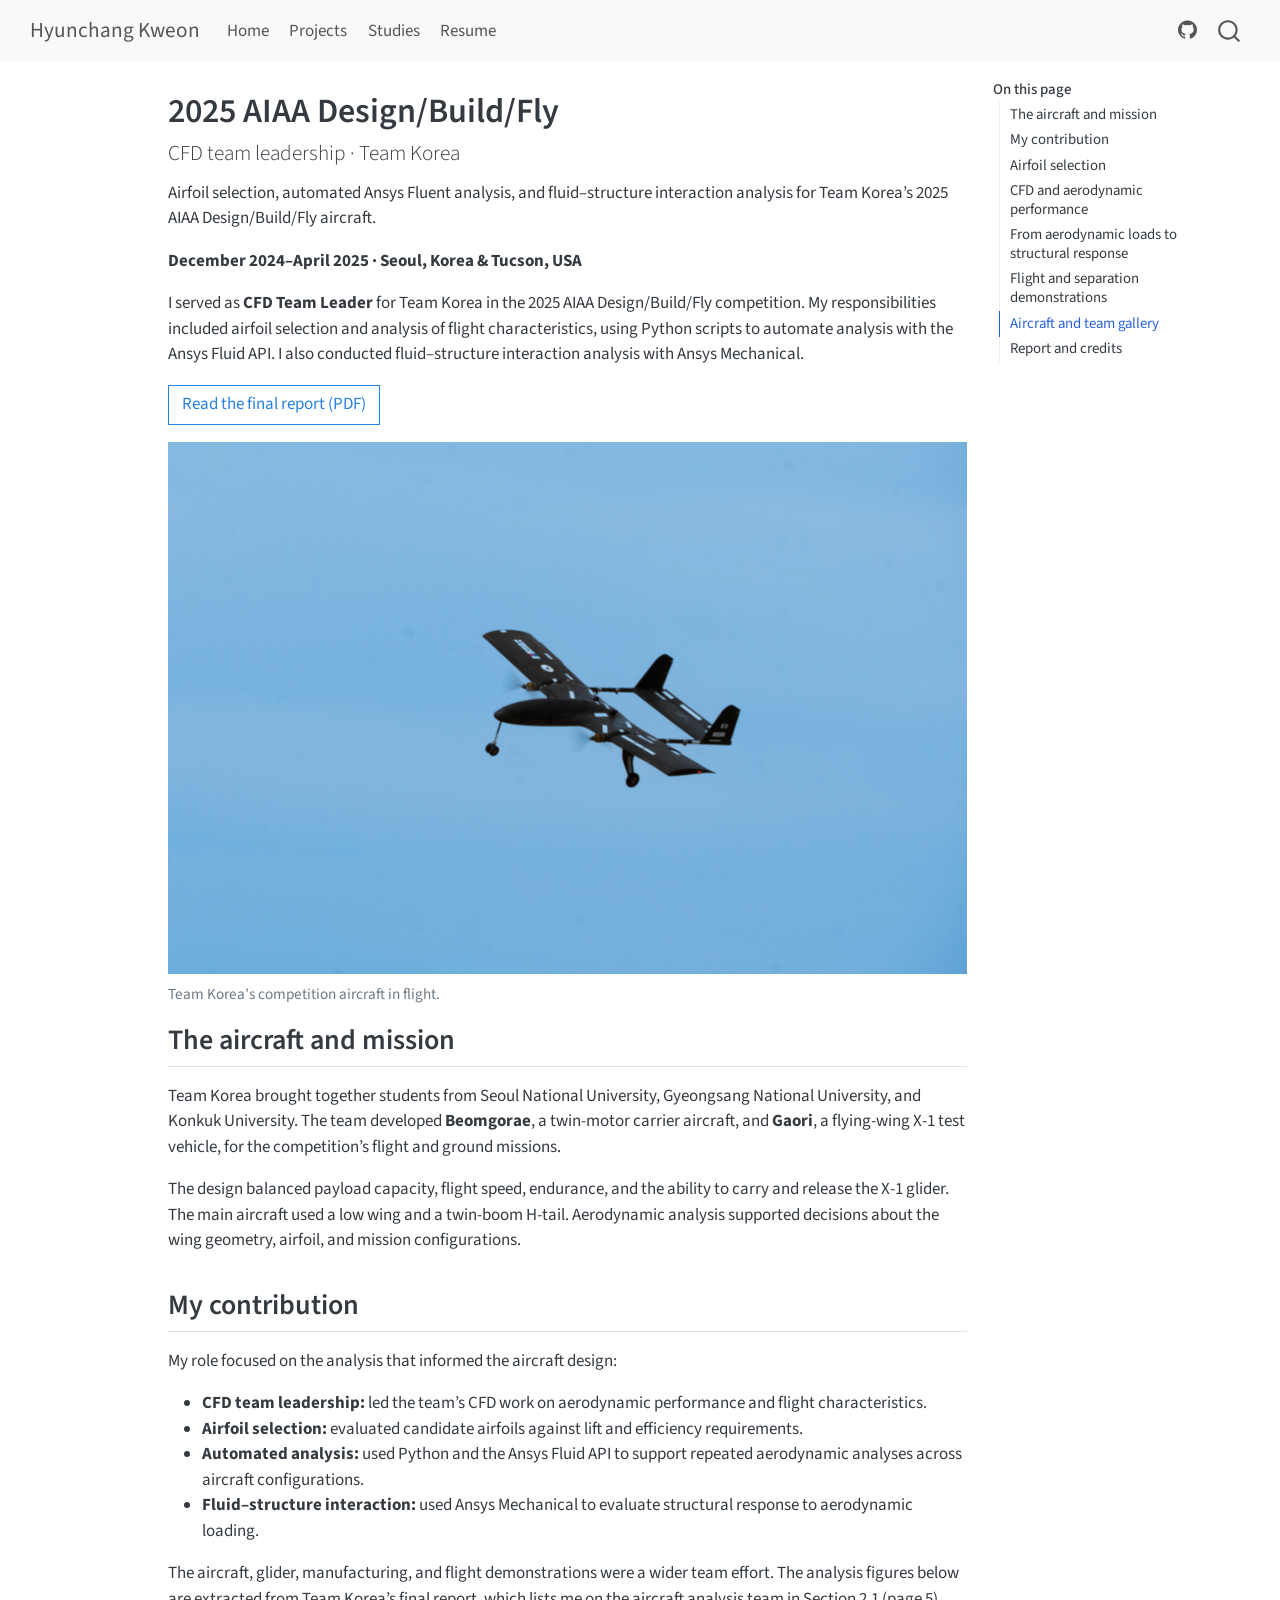
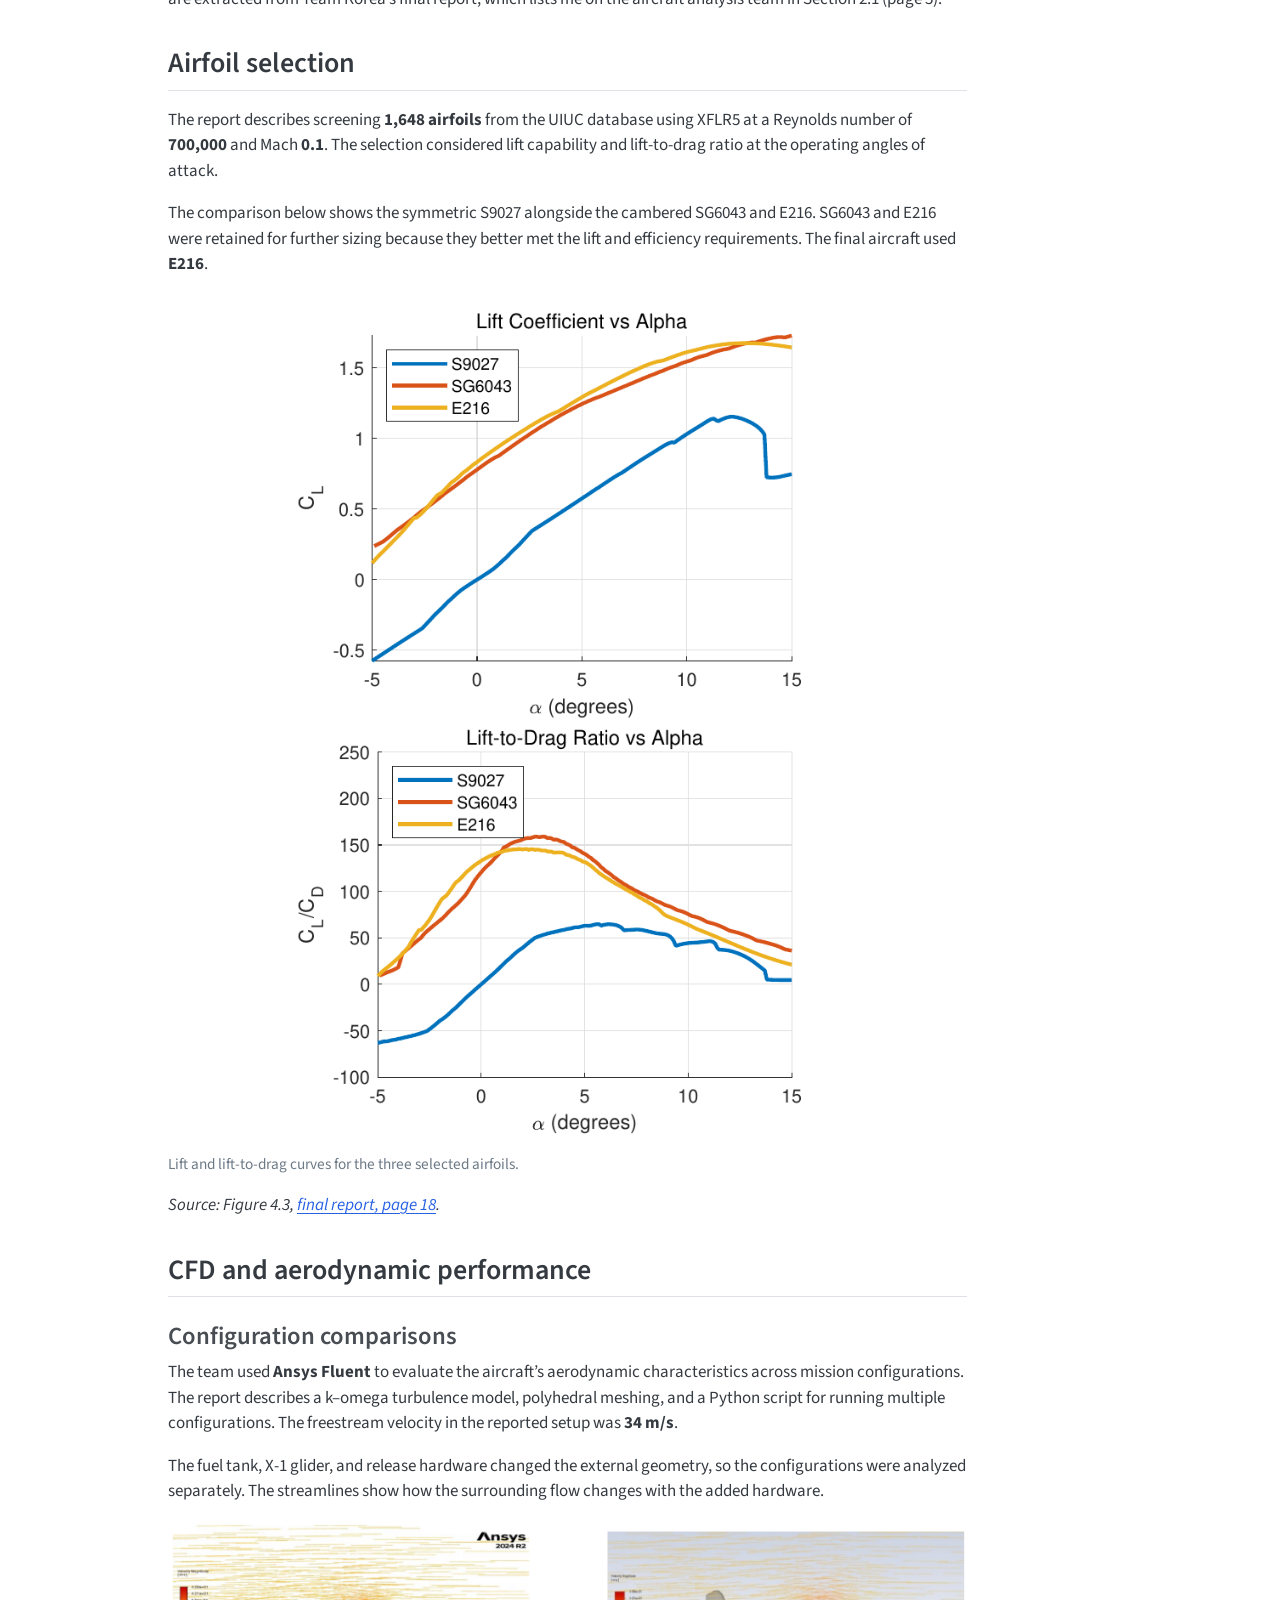
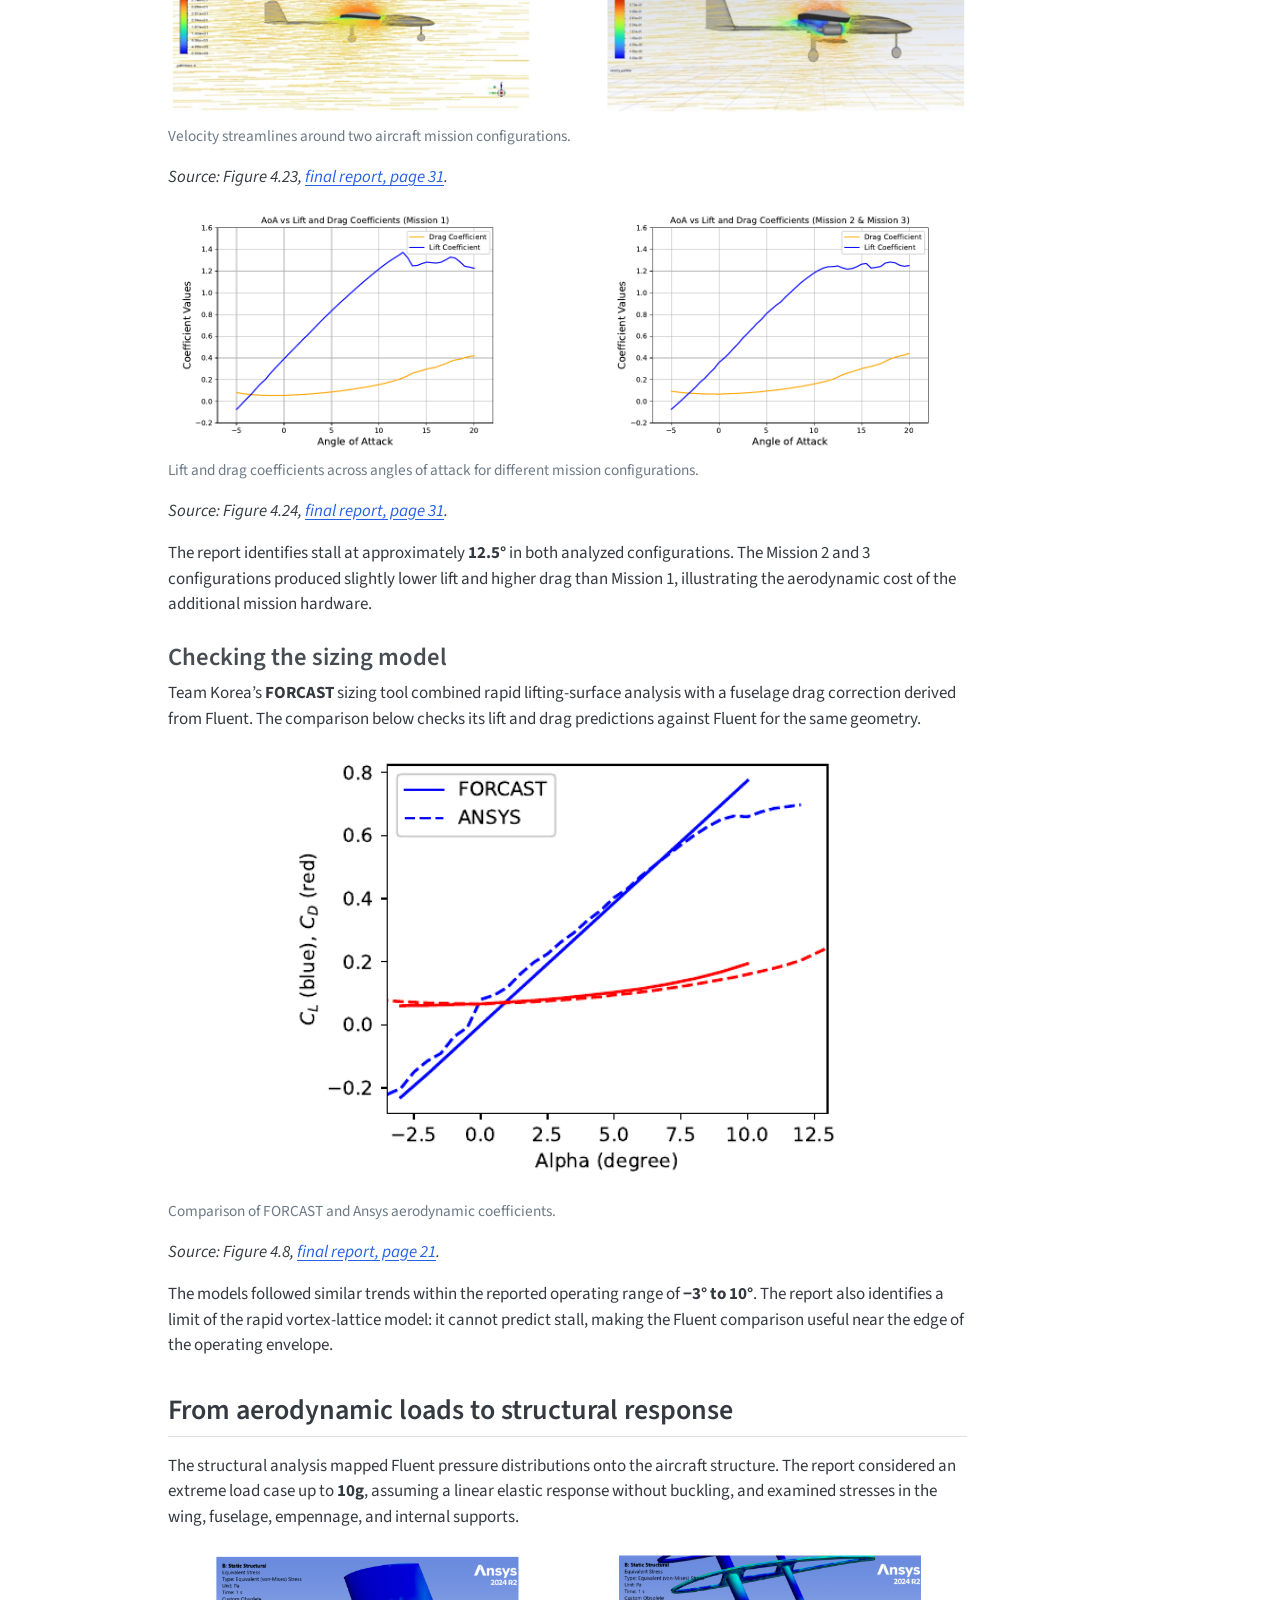
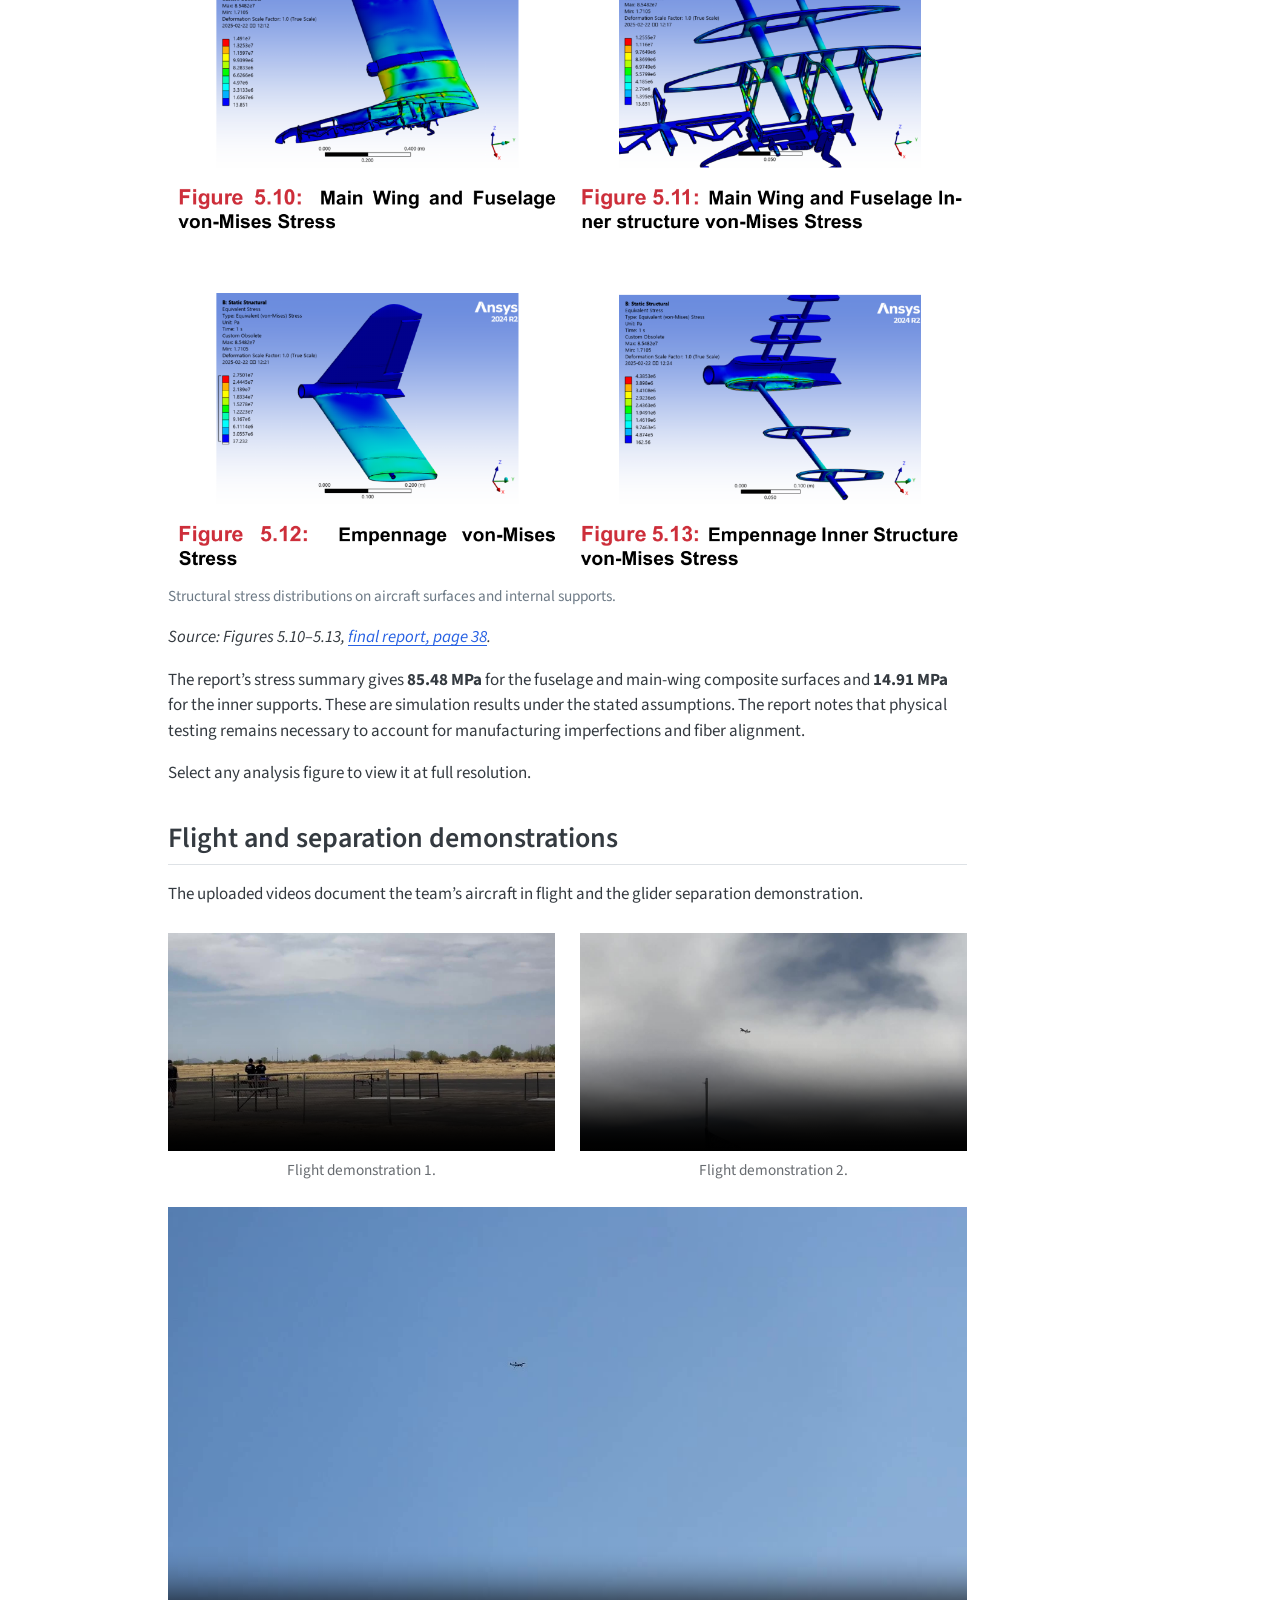
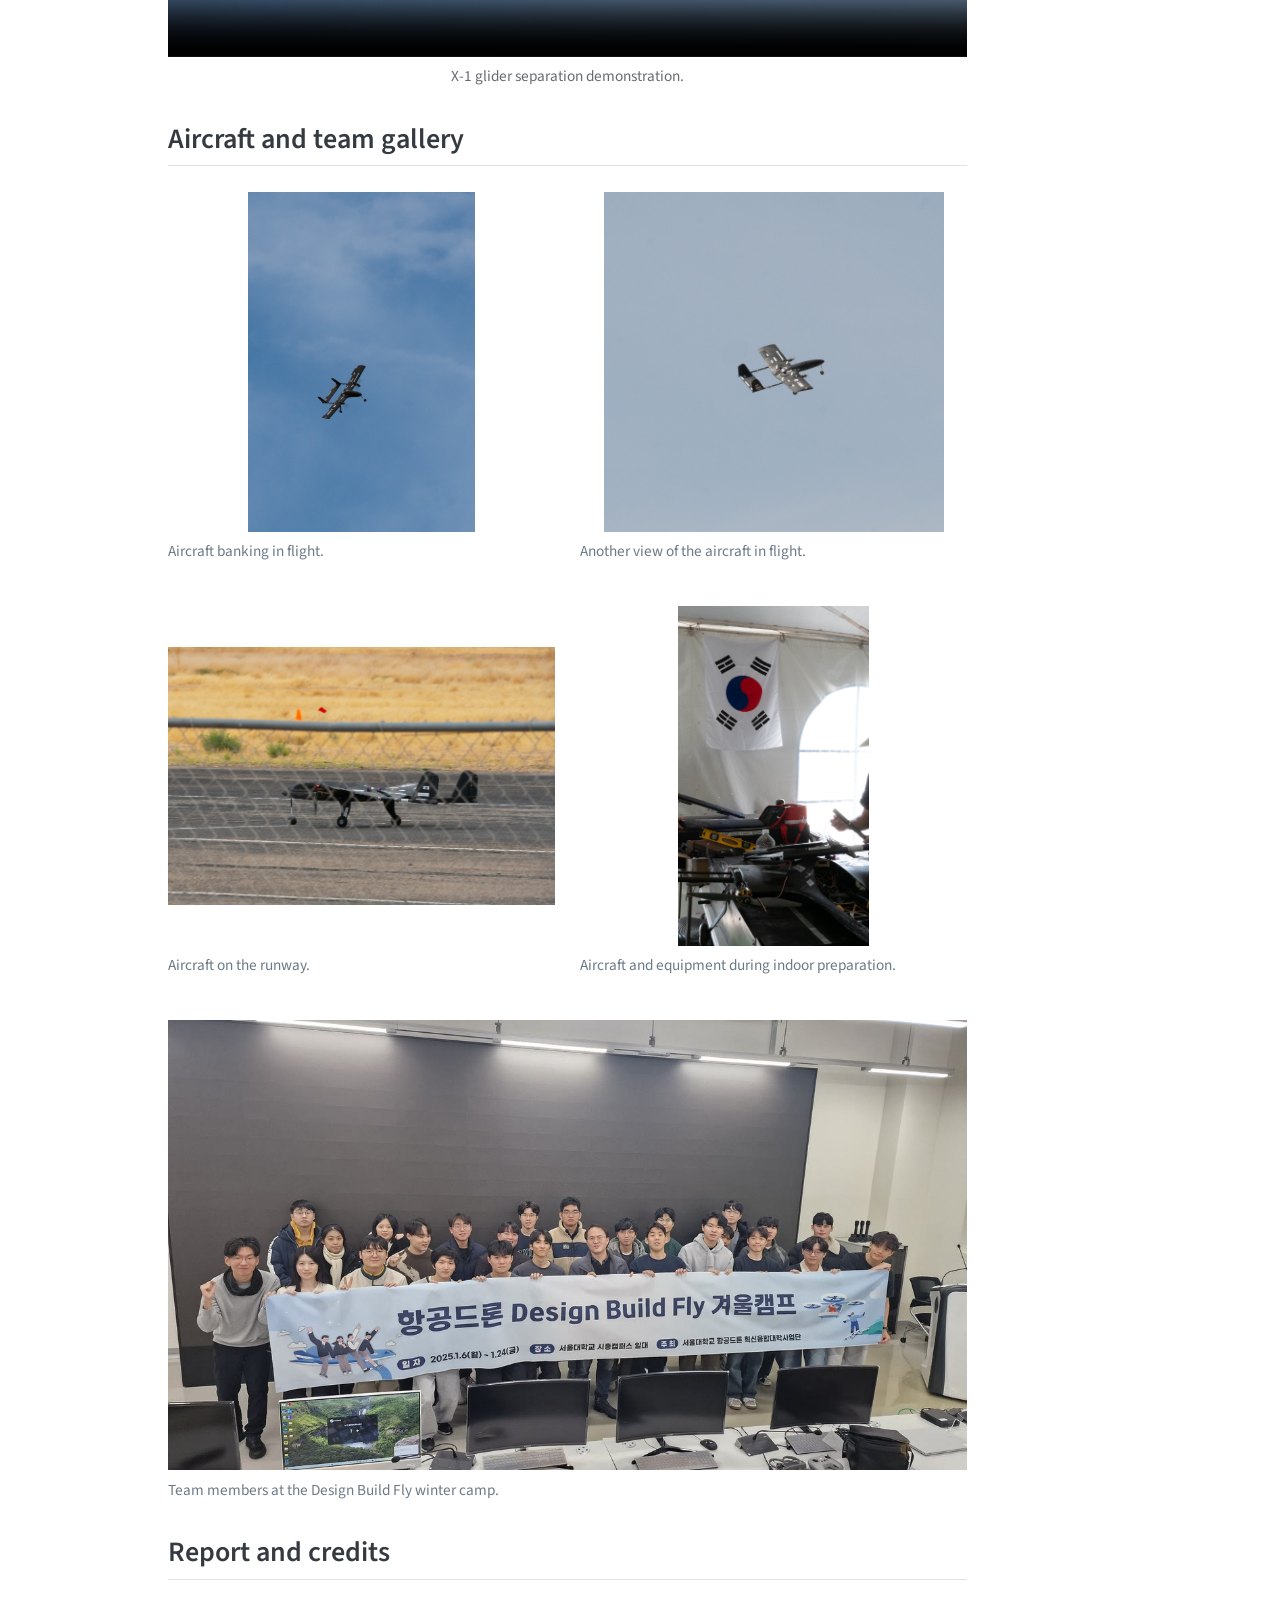
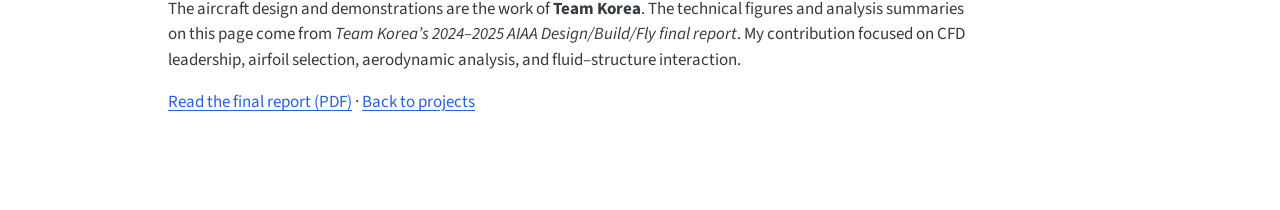
<file: docs/projects/aiaa-dbf-2025.html>
<!DOCTYPE html>
<html xmlns="http://www.w3.org/1999/xhtml" lang="en" xml:lang="en"><head>

<meta charset="utf-8">
<meta name="generator" content="quarto-1.10.18">

<meta name="viewport" content="width=device-width, initial-scale=1.0, user-scalable=yes">

<meta name="description" content="Airfoil selection, automated Ansys Fluent analysis, and fluid–structure interaction analysis for Team Korea’s 2025 AIAA Design/Build/Fly aircraft.">

<title>2025 AIAA Design/Build/Fly – Hyunchang Kweon</title>
<style>
/* Default styles provided by pandoc.
** See https://pandoc.org/MANUAL.html#variables-for-html for config info.
*/
span.smallcaps{font-variant: small-caps;}
div.columns{display: flex; gap: 1.5em;}
div.column{flex: auto;}
@media screen {
div.columns{gap: min(4vw, 1.5em);}
div.column{overflow-x: auto;}
}
div.hanging-indent{margin-left: 1.5em; text-indent: -1.5em;}
ul.task-list{list-style: none;}
ul.task-list li input[type="checkbox"] {
  width: 0.8em;
  margin: 0 0.8em 0.2em -1em; /* quarto-specific, see https://github.com/quarto-dev/quarto-cli/issues/4556 */
  vertical-align: middle;
}
</style>


<script src="../site_libs/quarto-nav/quarto-nav.js"></script>
<script src="../site_libs/quarto-nav/headroom.min.js"></script>
<script src="../site_libs/clipboard/clipboard.min.js"></script>
<script src="../site_libs/quarto-search/autocomplete.umd.js"></script>
<script src="../site_libs/quarto-search/fuse.min.js"></script>
<script src="../site_libs/quarto-search/quarto-search.js"></script>
<meta name="quarto:offset" content="../">
<script src="../site_libs/quarto-html/quarto.js" type="module"></script>
<script src="../site_libs/quarto-html/tabsets/tabsets.js" type="module"></script>
<script src="../site_libs/quarto-html/popper.min.js"></script>
<script src="../site_libs/quarto-html/tippy.umd.min.js"></script>
<script src="../site_libs/quarto-html/anchor.min.js"></script>
<link href="../site_libs/quarto-html/tippy.css" rel="stylesheet">
<link href="../site_libs/quarto-html/quarto-syntax-highlighting-64a204ab8560d761af7679ceaba22944.css" rel="stylesheet" id="quarto-text-highlighting-styles">
<script src="../site_libs/bootstrap/bootstrap.min.js"></script>
<link href="../site_libs/bootstrap/bootstrap-icons.css" rel="stylesheet">
<link href="../site_libs/bootstrap/bootstrap-172ba59bd5e0b52282274ba0c0cc16fc.min.css" rel="stylesheet" append-hash="true" id="quarto-bootstrap" data-mode="light">
<script id="quarto-search-options" type="application/json">{
  "location": "navbar",
  "copy-button": false,
  "collapse-after": 3,
  "panel-placement": "end",
  "type": "overlay",
  "limit": 50,
  "keyboard-shortcut": [
    "f",
    "/",
    "s"
  ],
  "show-item-context": false,
  "language": {
    "search-no-results-text": "No results",
    "search-matching-documents-text": "matching documents",
    "search-copy-link-title": "Copy link to search",
    "search-hide-matches-text": "Hide additional matches",
    "search-more-match-text": "more match in this document",
    "search-more-matches-text": "more matches in this document",
    "search-clear-button-title": "Clear",
    "search-text-placeholder": "",
    "search-detached-cancel-button-title": "Cancel",
    "search-submit-button-title": "Submit",
    "search-label": "Search"
  }
}</script>


<link rel="stylesheet" href="aiaa-dbf-2025.css">
</head>

<body class="nav-fixed quarto-light">

<div id="quarto-search-results"></div>
  <header id="quarto-header" class="headroom fixed-top">
    <nav class="navbar navbar-expand-lg " data-bs-theme="dark">
      <div class="navbar-container container-fluid">
      <div class="navbar-brand-container mx-auto">
    <a class="navbar-brand" href="../index.html">
    <span class="navbar-title">Hyunchang Kweon</span>
    </a>
  </div>
            <div id="quarto-search" class="" title="Search"></div>
          <button class="navbar-toggler" type="button" data-bs-toggle="collapse" data-bs-target="#navbarCollapse" aria-controls="navbarCollapse" role="menu" aria-expanded="false" aria-label="Toggle navigation" onclick="if (window.quartoToggleHeadroom) { window.quartoToggleHeadroom(); }">
  <span class="navbar-toggler-icon"></span>
</button>
          <div class="collapse navbar-collapse" id="navbarCollapse">
            <ul class="navbar-nav navbar-nav-scroll me-auto">
  <li class="nav-item">
    <a class="nav-link" href="../index.html">
<span class="menu-text">Home</span></a>
  </li>
  <li class="nav-item">
    <a class="nav-link" href="../projects.html">
<span class="menu-text">Projects</span></a>
  </li>
  <li class="nav-item">
    <a class="nav-link" href="../studies.html">
<span class="menu-text">Studies</span></a>
  </li>
  <li class="nav-item">
    <a class="nav-link" href="../assets/documents/hyunchang_cv.pdf">
<span class="menu-text">Resume</span></a>
  </li>
</ul>
            <ul class="navbar-nav navbar-nav-scroll ms-auto">
  <li class="nav-item compact">
    <a class="nav-link" href="https://github.com/tkweon426"> <i class="bi bi-github" role="img">
</i>
<span class="menu-text"></span></a>
  </li>
</ul>
          </div> <!-- /navcollapse -->
            <div class="quarto-navbar-tools">
</div>
      </div> <!-- /container-fluid -->
    </nav>
</header>
<!-- content -->
<div id="quarto-content" class="quarto-container page-columns page-rows-contents page-layout-article page-navbar">
<!-- sidebar -->
<!-- margin-sidebar -->
    <div id="quarto-margin-sidebar" class="sidebar margin-sidebar">
        <nav id="TOC" role="doc-toc" class="toc-active">
    <h2 id="toc-title">On this page</h2>

  <ul class="collapse">
  <li><a href="#the-aircraft-and-mission" id="toc-the-aircraft-and-mission" class="nav-link active" data-scroll-target="#the-aircraft-and-mission">The aircraft and mission</a></li>
  <li><a href="#my-contribution" id="toc-my-contribution" class="nav-link" data-scroll-target="#my-contribution">My contribution</a></li>
  <li><a href="#airfoil-selection" id="toc-airfoil-selection" class="nav-link" data-scroll-target="#airfoil-selection">Airfoil selection</a></li>
  <li><a href="#cfd-and-aerodynamic-performance" id="toc-cfd-and-aerodynamic-performance" class="nav-link" data-scroll-target="#cfd-and-aerodynamic-performance">CFD and aerodynamic performance</a></li>
  <li><a href="#from-aerodynamic-loads-to-structural-response" id="toc-from-aerodynamic-loads-to-structural-response" class="nav-link" data-scroll-target="#from-aerodynamic-loads-to-structural-response">From aerodynamic loads to structural response</a></li>
  <li><a href="#flight-and-separation-demonstrations" id="toc-flight-and-separation-demonstrations" class="nav-link" data-scroll-target="#flight-and-separation-demonstrations">Flight and separation demonstrations</a></li>
  <li><a href="#aircraft-and-team-gallery" id="toc-aircraft-and-team-gallery" class="nav-link" data-scroll-target="#aircraft-and-team-gallery">Aircraft and team gallery</a></li>
  <li><a href="#report-and-credits" id="toc-report-and-credits" class="nav-link" data-scroll-target="#report-and-credits">Report and credits</a></li>
  </ul>
</nav>
    </div>
<!-- main -->
<main class="content" id="quarto-document-content">

<header id="title-block-header" class="quarto-title-block default">
<div class="quarto-title">
<h1 class="title">2025 AIAA Design/Build/Fly</h1>
<p class="subtitle lead">CFD team leadership · Team Korea</p>
</div>

<div>
  <div class="description">
    Airfoil selection, automated Ansys Fluent analysis, and fluid–structure interaction analysis for Team Korea’s 2025 AIAA Design/Build/Fly aircraft.
  </div>
</div>


<div class="quarto-title-meta">




  </div>



</header>


<p><strong>December 2024–April 2025 · Seoul, Korea &amp; Tucson, USA</strong></p>
<p>I served as <strong>CFD Team Leader</strong> for Team Korea in the 2025 AIAA Design/Build/Fly competition. My responsibilities included airfoil selection and analysis of flight characteristics, using Python scripts to automate analysis with the Ansys Fluid API. I also conducted fluid–structure interaction analysis with Ansys Mechanical.</p>
<p><a href="../assets/projects/project-aiaa-2025/TeamKorea_Final_Report.pdf" class="btn btn-outline-primary">Read the final report (PDF)</a></p>
<div class="quarto-figure quarto-figure-center">
<figure class="figure">
<p><img src="../assets/projects/project-aiaa-2025/web/aircraft-in-flight-1.jpg" class="img-fluid figure-img" loading="lazy" alt="Team Korea's black twin-motor, twin-boom aircraft flying against a blue sky."></p>
<figcaption>Team Korea’s competition aircraft in flight.</figcaption>
</figure>
</div>
<section id="the-aircraft-and-mission" class="level2">
<h2 class="anchored" data-anchor-id="the-aircraft-and-mission">The aircraft and mission</h2>
<p>Team Korea brought together students from Seoul National University, Gyeongsang National University, and Konkuk University. The team developed <strong>Beomgorae</strong>, a twin-motor carrier aircraft, and <strong>Gaori</strong>, a flying-wing X-1 test vehicle, for the competition’s flight and ground missions.</p>
<p>The design balanced payload capacity, flight speed, endurance, and the ability to carry and release the X-1 glider. The main aircraft used a low wing and a twin-boom H-tail. Aerodynamic analysis supported decisions about the wing geometry, airfoil, and mission configurations.</p>
</section>
<section id="my-contribution" class="level2">
<h2 class="anchored" data-anchor-id="my-contribution">My contribution</h2>
<p>My role focused on the analysis that informed the aircraft design:</p>
<ul>
<li><strong>CFD team leadership:</strong> led the team’s CFD work on aerodynamic performance and flight characteristics.</li>
<li><strong>Airfoil selection:</strong> evaluated candidate airfoils against lift and efficiency requirements.</li>
<li><strong>Automated analysis:</strong> used Python and the Ansys Fluid API to support repeated aerodynamic analyses across aircraft configurations.</li>
<li><strong>Fluid–structure interaction:</strong> used Ansys Mechanical to evaluate structural response to aerodynamic loading.</li>
</ul>
<p>The aircraft, glider, manufacturing, and flight demonstrations were a wider team effort. The analysis figures below are extracted from Team Korea’s final report, which lists me on the aircraft analysis team in Section 2.1 (page 5).</p>
</section>
<section id="airfoil-selection" class="level2">
<h2 class="anchored" data-anchor-id="airfoil-selection">Airfoil selection</h2>
<p>The report describes screening <strong>1,648 airfoils</strong> from the UIUC database using XFLR5 at a Reynolds number of <strong>700,000</strong> and Mach <strong>0.1</strong>. The selection considered lift capability and lift-to-drag ratio at the operating angles of attack.</p>
<p>The comparison below shows the symmetric S9027 alongside the cambered SG6043 and E216. SG6043 and E216 were retained for further sizing because they better met the lift and efficiency requirements. The final aircraft used <strong>E216</strong>.</p>
<div class="quarto-figure quarto-figure-center">
<figure class="figure">
<p><a href="../assets/projects/project-aiaa-2025/web/airfoil-comparison.png"><img src="../assets/projects/project-aiaa-2025/web/airfoil-comparison.png" class="aiaa-narrow img-fluid figure-img" loading="lazy" alt="Lift coefficient and lift-to-drag ratio plotted against angle of attack for S9027, SG6043, and E216."></a></p>
<figcaption>Lift and lift-to-drag curves for the three selected airfoils.</figcaption>
</figure>
</div>
<p><em>Source: Figure 4.3, <a href="../assets/projects/project-aiaa-2025/TeamKorea_Final_Report.pdf#page=18">final report, page 18</a>.</em></p>
</section>
<section id="cfd-and-aerodynamic-performance" class="level2">
<h2 class="anchored" data-anchor-id="cfd-and-aerodynamic-performance">CFD and aerodynamic performance</h2>
<section id="configuration-comparisons" class="level3">
<h3 class="anchored" data-anchor-id="configuration-comparisons">Configuration comparisons</h3>
<p>The team used <strong>Ansys Fluent</strong> to evaluate the aircraft’s aerodynamic characteristics across mission configurations. The report describes a k–omega turbulence model, polyhedral meshing, and a Python script for running multiple configurations. The freestream velocity in the reported setup was <strong>34 m/s</strong>.</p>
<p>The fuel tank, X-1 glider, and release hardware changed the external geometry, so the configurations were analyzed separately. The streamlines show how the surrounding flow changes with the added hardware.</p>
<div class="quarto-figure quarto-figure-center">
<figure class="figure">
<p><a href="../assets/projects/project-aiaa-2025/web/cfd-streamlines.png"><img src="../assets/projects/project-aiaa-2025/web/cfd-streamlines.png" class="img-fluid figure-img" loading="lazy" alt="Two Ansys Fluent visualizations comparing velocity streamlines around the aircraft with different external configurations."></a></p>
<figcaption>Velocity streamlines around two aircraft mission configurations.</figcaption>
</figure>
</div>
<p><em>Source: Figure 4.23, <a href="../assets/projects/project-aiaa-2025/TeamKorea_Final_Report.pdf#page=31">final report, page 31</a>.</em></p>
<div class="quarto-figure quarto-figure-center">
<figure class="figure">
<p><a href="../assets/projects/project-aiaa-2025/web/lift-drag-coefficients.png"><img src="../assets/projects/project-aiaa-2025/web/lift-drag-coefficients.png" class="img-fluid figure-img" loading="lazy" alt="Lift and drag coefficient curves for Mission 1 on the left and Missions 2 and 3 on the right."></a></p>
<figcaption>Lift and drag coefficients across angles of attack for different mission configurations.</figcaption>
</figure>
</div>
<p><em>Source: Figure 4.24, <a href="../assets/projects/project-aiaa-2025/TeamKorea_Final_Report.pdf#page=31">final report, page 31</a>.</em></p>
<p>The report identifies stall at approximately <strong>12.5°</strong> in both analyzed configurations. The Mission 2 and 3 configurations produced slightly lower lift and higher drag than Mission 1, illustrating the aerodynamic cost of the additional mission hardware.</p>
</section>
<section id="checking-the-sizing-model" class="level3">
<h3 class="anchored" data-anchor-id="checking-the-sizing-model">Checking the sizing model</h3>
<p>Team Korea’s <strong>FORCAST</strong> sizing tool combined rapid lifting-surface analysis with a fuselage drag correction derived from Fluent. The comparison below checks its lift and drag predictions against Fluent for the same geometry.</p>
<div class="quarto-figure quarto-figure-center">
<figure class="figure">
<p><a href="../assets/projects/project-aiaa-2025/web/aerodynamic-validation.png"><img src="../assets/projects/project-aiaa-2025/web/aerodynamic-validation.png" class="aiaa-narrow img-fluid figure-img" loading="lazy" alt="Solid FORCAST and dashed Ansys curves comparing lift and drag coefficients as angle of attack increases."></a></p>
<figcaption>Comparison of FORCAST and Ansys aerodynamic coefficients.</figcaption>
</figure>
</div>
<p><em>Source: Figure 4.8, <a href="../assets/projects/project-aiaa-2025/TeamKorea_Final_Report.pdf#page=21">final report, page 21</a>.</em></p>
<p>The models followed similar trends within the reported operating range of <strong>−3° to 10°</strong>. The report also identifies a limit of the rapid vortex-lattice model: it cannot predict stall, making the Fluent comparison useful near the edge of the operating envelope.</p>
</section>
</section>
<section id="from-aerodynamic-loads-to-structural-response" class="level2">
<h2 class="anchored" data-anchor-id="from-aerodynamic-loads-to-structural-response">From aerodynamic loads to structural response</h2>
<p>The structural analysis mapped Fluent pressure distributions onto the aircraft structure. The report considered an extreme load case up to <strong>10g</strong>, assuming a linear elastic response without buckling, and examined stresses in the wing, fuselage, empennage, and internal supports.</p>
<div class="quarto-figure quarto-figure-center">
<figure class="figure">
<p><a href="../assets/projects/project-aiaa-2025/web/structural-stress.png"><img src="../assets/projects/project-aiaa-2025/web/structural-stress.png" class="img-fluid figure-img" loading="lazy" alt="Four Ansys von Mises stress visualizations covering the main wing and fuselage, their internal structure, the empennage, and its internal structure."></a></p>
<figcaption>Structural stress distributions on aircraft surfaces and internal supports.</figcaption>
</figure>
</div>
<p><em>Source: Figures 5.10–5.13, <a href="../assets/projects/project-aiaa-2025/TeamKorea_Final_Report.pdf#page=38">final report, page 38</a>.</em></p>
<p>The report’s stress summary gives <strong>85.48 MPa</strong> for the fuselage and main-wing composite surfaces and <strong>14.91 MPa</strong> for the inner supports. These are simulation results under the stated assumptions. The report notes that physical testing remains necessary to account for manufacturing imperfections and fiber alignment.</p>
<p>Select any analysis figure to view it at full resolution.</p>
</section>
<section id="flight-and-separation-demonstrations" class="level2">
<h2 class="anchored" data-anchor-id="flight-and-separation-demonstrations">Flight and separation demonstrations</h2>
<p>The uploaded videos document the team’s aircraft in flight and the glider separation demonstration.</p>
<div class="aiaa-gallery">
<figure class="aiaa-media figure">
  <video controls="" playsinline="" preload="none" width="1280" height="720" poster="../assets/projects/project-aiaa-2025/web/flight-demo-0-poster.jpg" aria-label="Aircraft flight demonstration one">
    <source src="../assets/projects/project-aiaa-2025/web/flight-demo-0.mp4" type="video/mp4">
    <a href="../assets/projects/project-aiaa-2025/web/flight-demo-0.mp4">Download the first flight video.</a>
  </video>
  <figcaption>Flight demonstration 1.</figcaption>
</figure>
<figure class="aiaa-media figure">
  <video controls="" playsinline="" preload="none" width="1280" height="720" poster="../assets/projects/project-aiaa-2025/web/flight-demo-1-poster.jpg" aria-label="Aircraft flight demonstration two">
    <source src="../assets/projects/project-aiaa-2025/web/flight-demo-1.mp4" type="video/mp4">
    <a href="../assets/projects/project-aiaa-2025/web/flight-demo-1.mp4">Download the second flight video.</a>
  </video>
  <figcaption>Flight demonstration 2.</figcaption>
</figure>
</div>
<figure class="aiaa-media figure">
  <video controls="" playsinline="" preload="none" width="1280" height="720" poster="../assets/projects/project-aiaa-2025/web/glider-separation-poster.jpg" aria-label="X-1 glider separation demonstration">
    <source src="../assets/projects/project-aiaa-2025/web/glider-separation.mp4" type="video/mp4">
    <a href="../assets/projects/project-aiaa-2025/web/glider-separation.mp4">Download the glider separation video.</a>
  </video>
  <figcaption>X-1 glider separation demonstration.</figcaption>
</figure>
</section>
<section id="aircraft-and-team-gallery" class="level2">
<h2 class="anchored" data-anchor-id="aircraft-and-team-gallery">Aircraft and team gallery</h2>
<div class="aiaa-gallery">
<div class="quarto-figure quarto-figure-center">
<figure class="figure">
<p><img src="../assets/projects/project-aiaa-2025/web/aircraft-in-flight-2.jpg" class="img-fluid figure-img" loading="lazy" alt="The twin-boom aircraft viewed from below while banking."></p>
<figcaption>Aircraft banking in flight.</figcaption>
</figure>
</div>
<div class="quarto-figure quarto-figure-center">
<figure class="figure">
<p><img src="../assets/projects/project-aiaa-2025/web/aircraft-in-flight-3.jpg" class="img-fluid figure-img" loading="lazy" alt="The aircraft photographed from below against an overcast sky."></p>
<figcaption>Another view of the aircraft in flight.</figcaption>
</figure>
</div>
<div class="quarto-figure quarto-figure-center">
<figure class="figure">
<p><img src="../assets/projects/project-aiaa-2025/web/aircraft-on-runway.jpg" class="img-fluid figure-img" loading="lazy" alt="Team Korea's aircraft on a runway with its landing gear extended."></p>
<figcaption>Aircraft on the runway.</figcaption>
</figure>
</div>
<div class="quarto-figure quarto-figure-center">
<figure class="figure">
<p><img src="../assets/projects/project-aiaa-2025/web/aircraft-display.jpg" class="img-fluid figure-img" loading="lazy" alt="The competition aircraft and equipment indoors beneath a Korean flag."></p>
<figcaption>Aircraft and equipment during indoor preparation.</figcaption>
</figure>
</div>
</div>
<div class="quarto-figure quarto-figure-center">
<figure class="figure">
<p><img src="../assets/projects/project-aiaa-2025/web/team-winter-camp.jpg" class="img-fluid figure-img" loading="lazy" alt="Team members standing behind the 2025 Design Build Fly winter camp banner."></p>
<figcaption>Team members at the Design Build Fly winter camp.</figcaption>
</figure>
</div>
</section>
<section id="report-and-credits" class="level2">
<h2 class="anchored" data-anchor-id="report-and-credits">Report and credits</h2>
<p>The aircraft design and demonstrations are the work of <strong>Team Korea</strong>. The technical figures and analysis summaries on this page come from <em>Team Korea’s 2024–2025 AIAA Design/Build/Fly final report</em>. My contribution focused on CFD leadership, airfoil selection, aerodynamic analysis, and fluid–structure interaction.</p>
<p><a href="../assets/projects/project-aiaa-2025/TeamKorea_Final_Report.pdf">Read the final report (PDF)</a> · <a href="../projects.html">Back to projects</a></p>


</section>

</main> <!-- /main -->
<script id="quarto-html-after-body" type="application/javascript">
  window.document.addEventListener("DOMContentLoaded", function (event) {
    const icon = "";
    const anchorJS = new window.AnchorJS();
    anchorJS.options = {
      placement: 'right',
      icon: icon
    };
    anchorJS.add('.anchored');
    const isCodeAnnotation = (el) => {
      for (const clz of el.classList) {
        if (clz.startsWith('code-annotation-')) {
          return true;
        }
      }
      return false;
    }
    const onCopySuccess = function(e) {
      // button target
      const button = e.trigger;
      // don't keep focus
      button.blur();
      // flash "checked"
      button.classList.add('code-copy-button-checked');
      var currentTitle = button.getAttribute("title");
      button.setAttribute("title", "Copied!");
      let tooltip;
      if (window.bootstrap) {
        button.setAttribute("data-bs-toggle", "tooltip");
        button.setAttribute("data-bs-placement", "left");
        button.setAttribute("data-bs-title", "Copied!");
        tooltip = new bootstrap.Tooltip(button,
          { trigger: "manual",
            customClass: "code-copy-button-tooltip",
            offset: [0, -8]});
        tooltip.show();
      }
      setTimeout(function() {
        if (tooltip) {
          tooltip.hide();
          button.removeAttribute("data-bs-title");
          button.removeAttribute("data-bs-toggle");
          button.removeAttribute("data-bs-placement");
        }
        button.setAttribute("title", currentTitle);
        button.classList.remove('code-copy-button-checked');
      }, 1000);
      // clear code selection
      e.clearSelection();
    }
    const getTextToCopy = function(trigger) {
      const outerScaffold = trigger.parentElement.cloneNode(true);
      const codeEl = outerScaffold.querySelector('code');
      for (const childEl of codeEl.children) {
        if (isCodeAnnotation(childEl)) {
          childEl.remove();
        }
      }
      return codeEl.innerText;
    }
    const clipboard = new window.ClipboardJS('.code-copy-button:not([data-in-quarto-modal])', {
      text: getTextToCopy
    });
    clipboard.on('success', onCopySuccess);
    if (window.document.getElementById('quarto-embedded-source-code-modal')) {
      const clipboardModal = new window.ClipboardJS('.code-copy-button[data-in-quarto-modal]', {
        text: getTextToCopy,
        container: window.document.getElementById('quarto-embedded-source-code-modal')
      });
      clipboardModal.on('success', onCopySuccess);
    }
      var localhostRegex = new RegExp(/^(?:http|https):\/\/localhost\:?[0-9]*\//);
      var mailtoRegex = new RegExp(/^mailto:/);
        var filterRegex = new RegExp("https:\/\/tkweon426\.github\.io");
      var isInternal = (href) => {
          return filterRegex.test(href) || localhostRegex.test(href) || mailtoRegex.test(href);
      }
      // Inspect non-navigation links and adorn them if external
     var links = window.document.querySelectorAll('a[href]:not(.nav-link):not(.navbar-brand):not(.toc-action):not(.sidebar-link):not(.sidebar-item-toggle):not(.pagination-link):not(.no-external):not([aria-hidden]):not(.dropdown-item):not(.quarto-navigation-tool):not(.about-link)');
      for (var i=0; i<links.length; i++) {
        const link = links[i];
        if (!isInternal(link.href)) {
          // undo the damage that might have been done by quarto-nav.js in the case of
          // links that we want to consider external
          if (link.dataset.originalHref !== undefined) {
            link.href = link.dataset.originalHref;
          }
        }
      }
    function tippyHover(el, contentFn, onTriggerFn, onUntriggerFn) {
      const config = {
        allowHTML: true,
        maxWidth: 500,
        delay: 100,
        arrow: false,
        appendTo: function(el) {
            return el.parentElement;
        },
        interactive: true,
        interactiveBorder: 10,
        theme: 'quarto',
        placement: 'bottom-start',
      };
      if (contentFn) {
        config.content = contentFn;
      }
      if (onTriggerFn) {
        config.onTrigger = onTriggerFn;
      }
      if (onUntriggerFn) {
        config.onUntrigger = onUntriggerFn;
      }
      window.tippy(el, config);
    }
    const noterefs = window.document.querySelectorAll('a[role="doc-noteref"]');
    for (var i=0; i<noterefs.length; i++) {
      const ref = noterefs[i];
      tippyHover(ref, function() {
        // use id or data attribute instead here
        let href = ref.getAttribute('data-footnote-href') || ref.getAttribute('href');
        try { href = new URL(href).hash; } catch {}
        const id = href.replace(/^#\/?/, "");
        const note = window.document.getElementById(id);
        if (note) {
          return note.innerHTML;
        } else {
          return "";
        }
      });
    }
    const xrefs = window.document.querySelectorAll('a.quarto-xref');
    const processXRef = (id, note) => {
      // Strip column container classes
      const stripColumnClz = (el) => {
        el.classList.remove("page-full", "page-columns");
        if (el.children) {
          for (const child of el.children) {
            stripColumnClz(child);
          }
        }
      }
      stripColumnClz(note)
      if (id === null || id.startsWith('sec-')) {
        // Special case sections, only their first couple elements
        const container = document.createElement("div");
        if (note.children && note.children.length > 2) {
          container.appendChild(note.children[0].cloneNode(true));
          for (let i = 1; i < note.children.length; i++) {
            const child = note.children[i];
            if (child.tagName === "P" && child.innerText === "") {
              continue;
            } else {
              container.appendChild(child.cloneNode(true));
              break;
            }
          }
          if (window.Quarto?.typesetMath) {
            window.Quarto.typesetMath(container);
          }
          return container.innerHTML
        } else {
          if (window.Quarto?.typesetMath) {
            window.Quarto.typesetMath(note);
          }
          return note.innerHTML;
        }
      } else {
        // Remove any anchor links if they are present
        const anchorLink = note.querySelector('a.anchorjs-link');
        if (anchorLink) {
          anchorLink.remove();
        }
        if (window.Quarto?.typesetMath) {
          window.Quarto.typesetMath(note);
        }
        if (note.classList.contains("callout")) {
          return note.outerHTML;
        } else {
          return note.innerHTML;
        }
      }
    }
    for (var i=0; i<xrefs.length; i++) {
      const xref = xrefs[i];
      tippyHover(xref, undefined, function(instance) {
        instance.disable();
        let url = xref.getAttribute('href');
        let hash = undefined;
        if (url.startsWith('#')) {
          hash = url;
        } else {
          try { hash = new URL(url).hash; } catch {}
        }
        if (hash) {
          const id = hash.replace(/^#\/?/, "");
          const note = window.document.getElementById(id);
          if (note !== null) {
            try {
              const html = processXRef(id, note.cloneNode(true));
              instance.setContent(html);
            } finally {
              instance.enable();
              instance.show();
            }
          } else {
            // See if we can fetch this
            fetch(url.split('#')[0])
            .then(res => res.text())
            .then(html => {
              const parser = new DOMParser();
              const htmlDoc = parser.parseFromString(html, "text/html");
              const note = htmlDoc.getElementById(id);
              if (note !== null) {
                const html = processXRef(id, note);
                instance.setContent(html);
              }
            }).finally(() => {
              instance.enable();
              instance.show();
            });
          }
        } else {
          // See if we can fetch a full url (with no hash to target)
          // This is a special case and we should probably do some content thinning / targeting
          fetch(url)
          .then(res => res.text())
          .then(html => {
            const parser = new DOMParser();
            const htmlDoc = parser.parseFromString(html, "text/html");
            const note = htmlDoc.querySelector('main.content');
            if (note !== null) {
              // This should only happen for chapter cross references
              // (since there is no id in the URL)
              // remove the first header
              if (note.children.length > 0 && note.children[0].tagName === "HEADER") {
                note.children[0].remove();
              }
              const html = processXRef(null, note);
              instance.setContent(html);
            }
          }).finally(() => {
            instance.enable();
            instance.show();
          });
        }
      }, function(instance) {
      });
    }
        let selectedAnnoteEl;
        const selectorForAnnotation = ( cell, annotation) => {
          let cellAttr = 'data-code-cell="' + cell + '"';
          let lineAttr = 'data-code-annotation="' +  annotation + '"';
          const selector = 'span[' + cellAttr + '][' + lineAttr + ']';
          return selector;
        }
        const selectCodeLines = (annoteEl) => {
          const doc = window.document;
          const targetCell = annoteEl.getAttribute("data-target-cell");
          const targetAnnotation = annoteEl.getAttribute("data-target-annotation");
          const annoteSpan = window.document.querySelector(selectorForAnnotation(targetCell, targetAnnotation));
          const lines = annoteSpan.getAttribute("data-code-lines").split(",");
          const lineIds = lines.map((line) => {
            return targetCell + "-" + line;
          })
          let top = null;
          let height = null;
          let parent = null;
          if (lineIds.length > 0) {
              //compute the position of the single el (top and bottom and make a div)
              const el = window.document.getElementById(lineIds[0]);
              top = el.offsetTop;
              height = el.offsetHeight;
              parent = el.parentElement.parentElement;
            if (lineIds.length > 1) {
              const lastEl = window.document.getElementById(lineIds[lineIds.length - 1]);
              const bottom = lastEl.offsetTop + lastEl.offsetHeight;
              height = bottom - top;
            }
            if (top !== null && height !== null && parent !== null) {
              // cook up a div (if necessary) and position it
              let div = window.document.getElementById("code-annotation-line-highlight");
              if (div === null) {
                div = window.document.createElement("div");
                div.setAttribute("id", "code-annotation-line-highlight");
                div.style.position = 'absolute';
                parent.appendChild(div);
              }
              div.style.top = top - 2 + "px";
              div.style.height = height + 4 + "px";
              div.style.left = 0;
              let gutterDiv = window.document.getElementById("code-annotation-line-highlight-gutter");
              if (gutterDiv === null) {
                gutterDiv = window.document.createElement("div");
                gutterDiv.setAttribute("id", "code-annotation-line-highlight-gutter");
                gutterDiv.style.position = 'absolute';
                const codeCell = window.document.getElementById(targetCell);
                const gutter = codeCell.querySelector('.code-annotation-gutter');
                gutter.appendChild(gutterDiv);
              }
              gutterDiv.style.top = top - 2 + "px";
              gutterDiv.style.height = height + 4 + "px";
            }
            selectedAnnoteEl = annoteEl;
          }
        };
        const unselectCodeLines = () => {
          const elementsIds = ["code-annotation-line-highlight", "code-annotation-line-highlight-gutter"];
          elementsIds.forEach((elId) => {
            const div = window.document.getElementById(elId);
            if (div) {
              div.remove();
            }
          });
          selectedAnnoteEl = undefined;
        };
          // Handle positioning of the toggle
      window.addEventListener(
        "resize",
        throttle(() => {
          elRect = undefined;
          if (selectedAnnoteEl) {
            selectCodeLines(selectedAnnoteEl);
          }
        }, 10)
      );
      function throttle(fn, ms) {
      let throttle = false;
      let timer;
        return (...args) => {
          if(!throttle) { // first call gets through
              fn.apply(this, args);
              throttle = true;
          } else { // all the others get throttled
              if(timer) clearTimeout(timer); // cancel #2
              timer = setTimeout(() => {
                fn.apply(this, args);
                timer = throttle = false;
              }, ms);
          }
        };
      }
        // Attach click handler to the DT
        const annoteDls = window.document.querySelectorAll('dt[data-target-cell]');
        for (const annoteDlNode of annoteDls) {
          annoteDlNode.addEventListener('click', (event) => {
            const clickedEl = event.target;
            if (clickedEl !== selectedAnnoteEl) {
              unselectCodeLines();
              const activeEl = window.document.querySelector('dt[data-target-cell].code-annotation-active');
              if (activeEl) {
                activeEl.classList.remove('code-annotation-active');
              }
              selectCodeLines(clickedEl);
              clickedEl.classList.add('code-annotation-active');
            } else {
              // Unselect the line
              unselectCodeLines();
              clickedEl.classList.remove('code-annotation-active');
            }
          });
        }
    const findCites = (el) => {
      const parentEl = el.parentElement;
      if (parentEl) {
        const cites = parentEl.dataset.cites;
        if (cites) {
          return {
            el,
            cites: cites.split(' ')
          };
        } else {
          return findCites(el.parentElement)
        }
      } else {
        return undefined;
      }
    };
    var bibliorefs = window.document.querySelectorAll('a[role="doc-biblioref"]');
    for (var i=0; i<bibliorefs.length; i++) {
      const ref = bibliorefs[i];
      const citeInfo = findCites(ref);
      if (citeInfo) {
        tippyHover(citeInfo.el, function() {
          var popup = window.document.createElement('div');
          citeInfo.cites.forEach(function(cite) {
            var citeDiv = window.document.createElement('div');
            citeDiv.classList.add('hanging-indent');
            citeDiv.classList.add('csl-entry');
            var biblioDiv = window.document.getElementById('ref-' + cite);
            if (biblioDiv) {
              citeDiv.innerHTML = biblioDiv.innerHTML;
            }
            popup.appendChild(citeDiv);
          });
          return popup.innerHTML;
        });
      }
    }
  });
  </script>
</div> <!-- /content -->




</body></html>
</file>
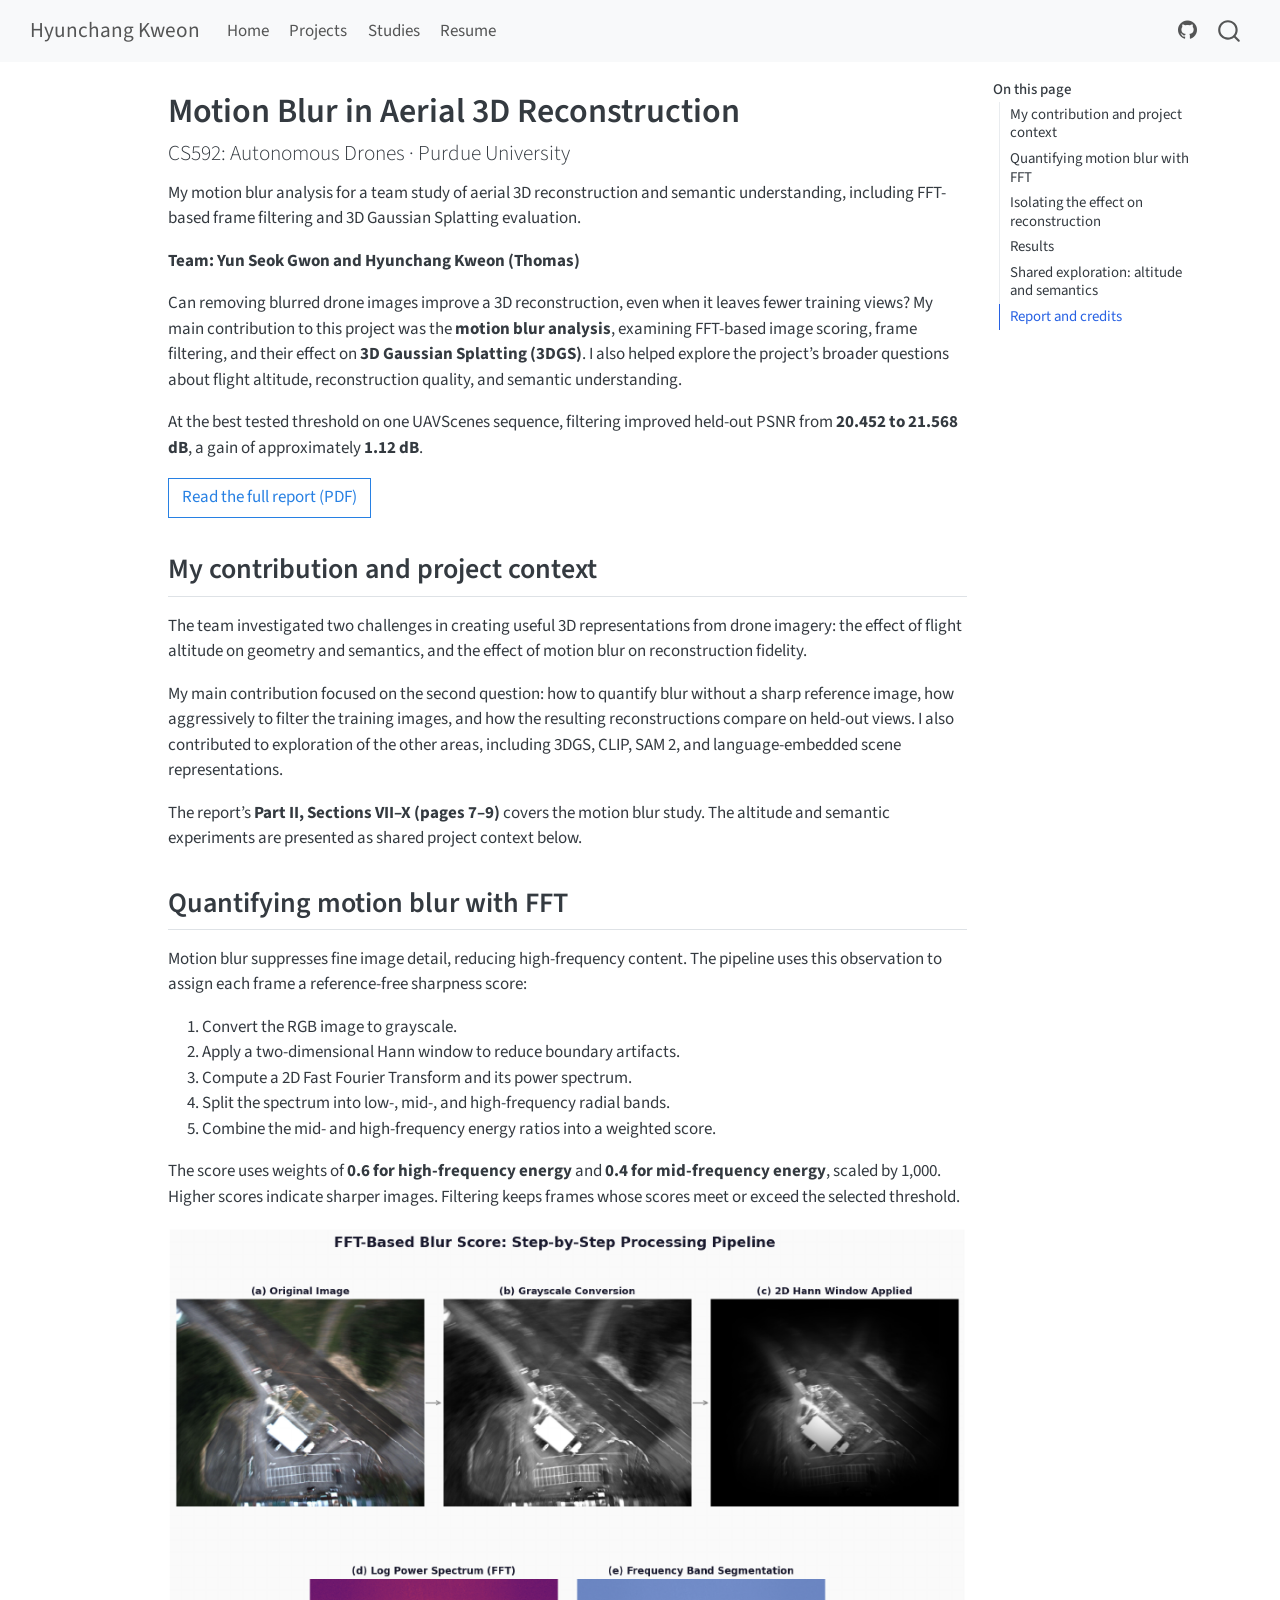
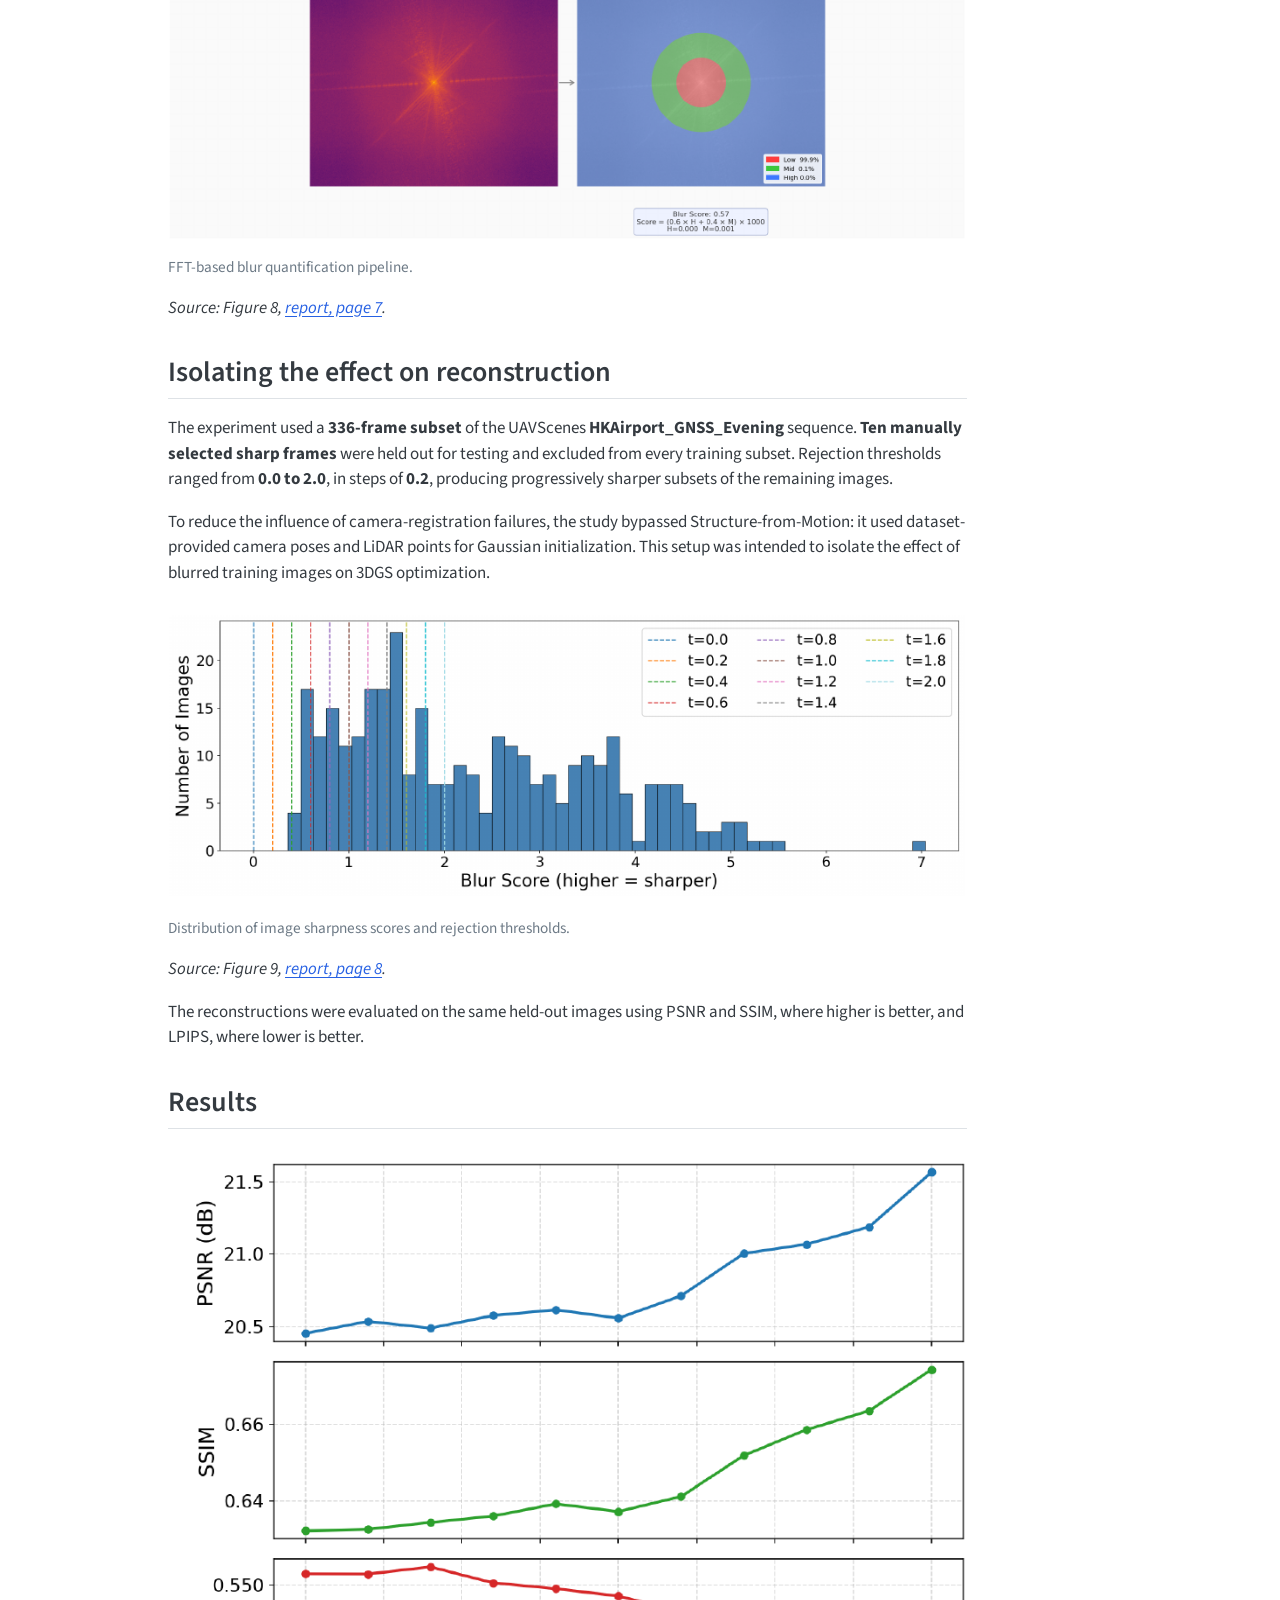
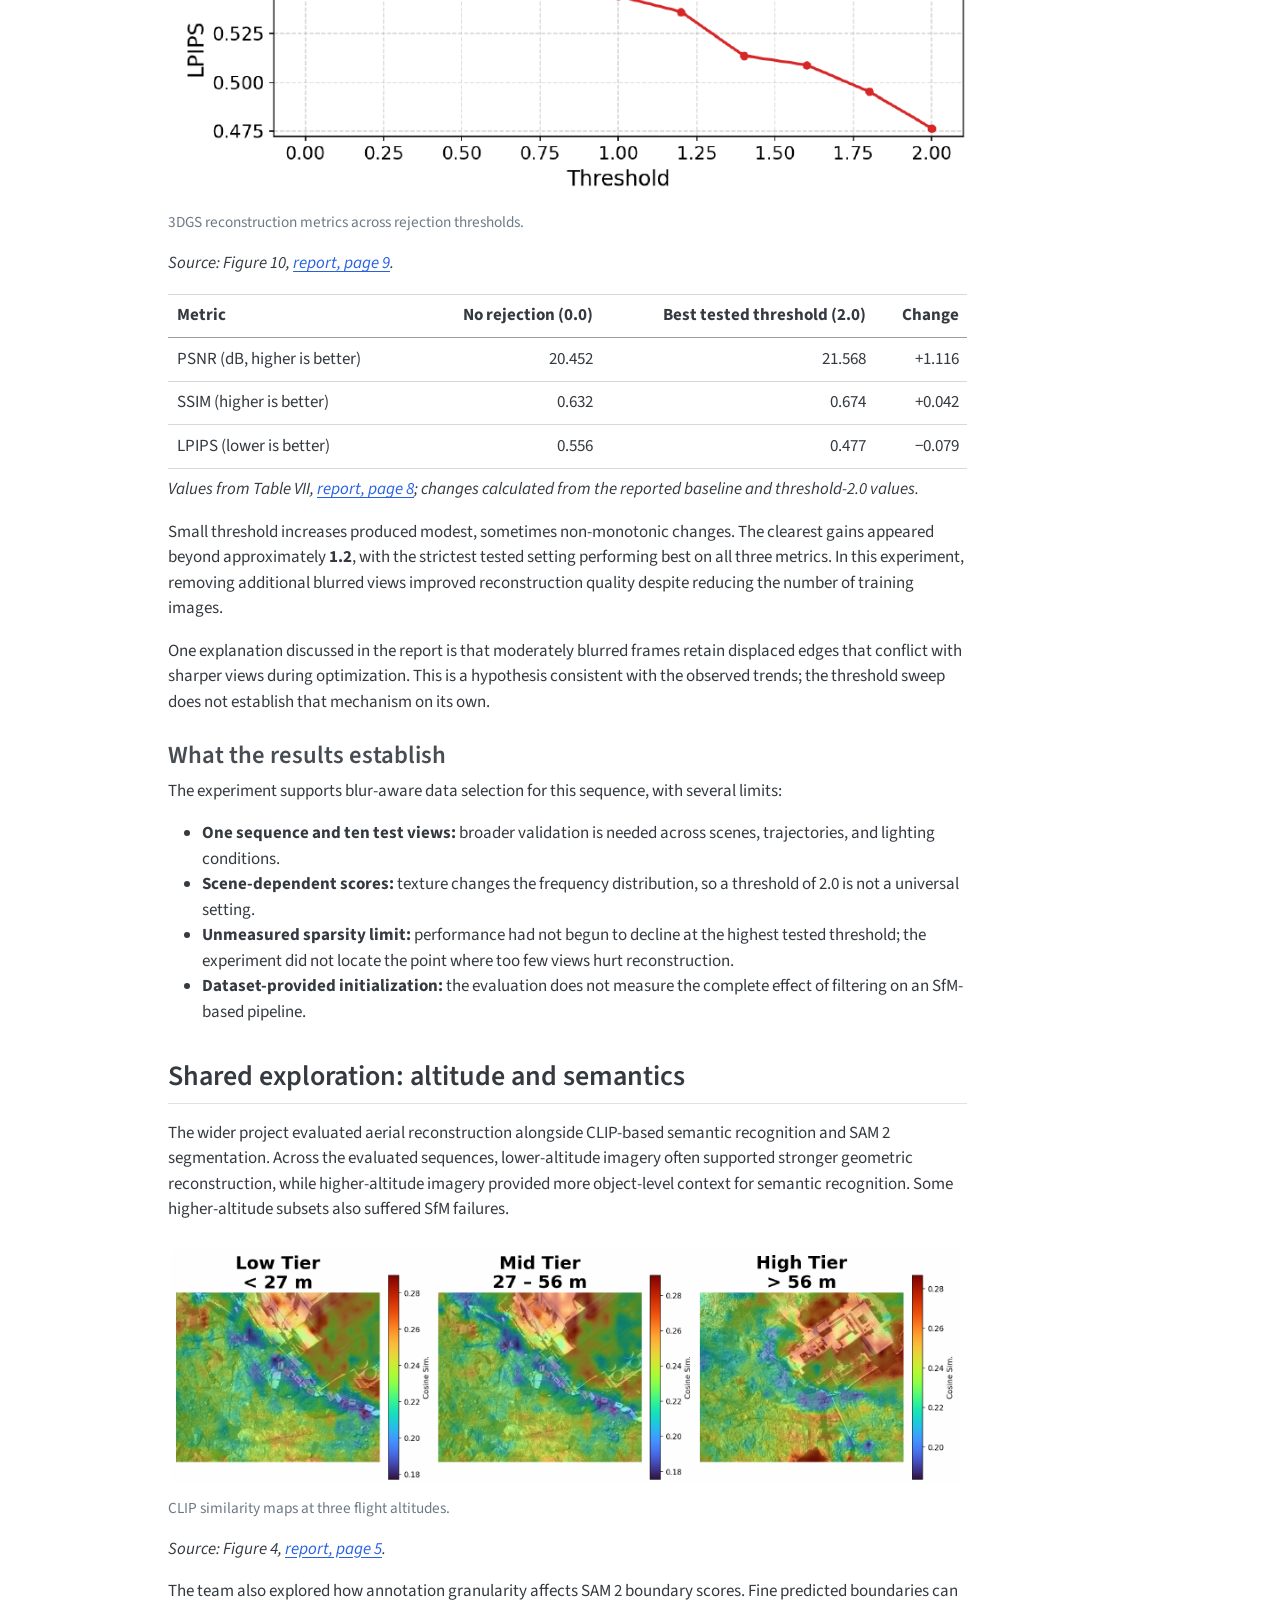
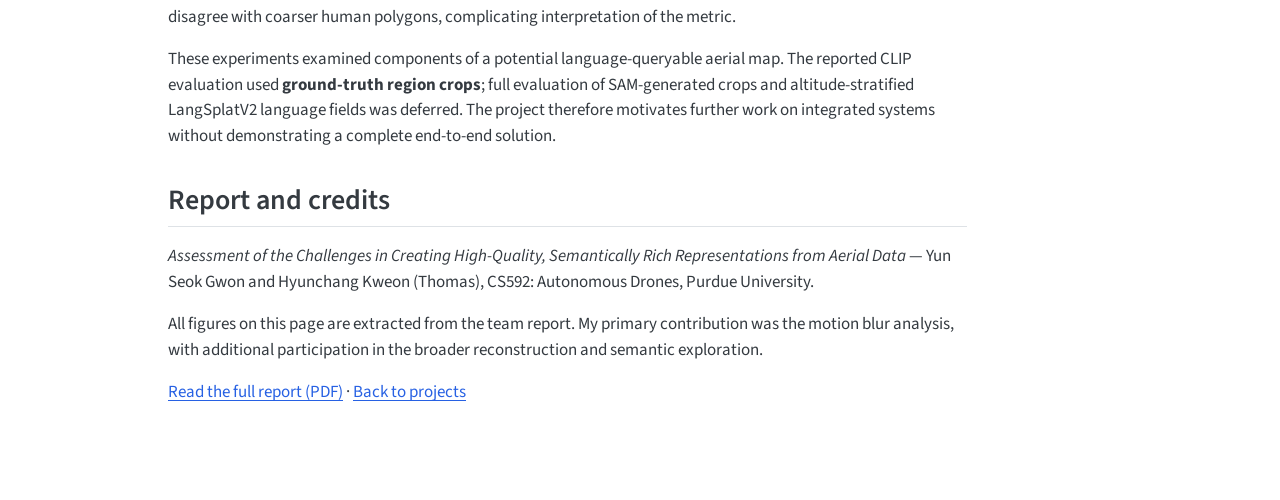
<file: docs/projects/cs592-aerial-reconstruction.html>
<!DOCTYPE html>
<html xmlns="http://www.w3.org/1999/xhtml" lang="en" xml:lang="en"><head>

<meta charset="utf-8">
<meta name="generator" content="quarto-1.10.18">

<meta name="viewport" content="width=device-width, initial-scale=1.0, user-scalable=yes">

<meta name="description" content="My motion blur analysis for a team study of aerial 3D reconstruction and semantic understanding, including FFT-based frame filtering and 3D Gaussian Splatting evaluation.">

<title>Motion Blur in Aerial 3D Reconstruction – Hyunchang Kweon</title>
<style>
/* Default styles provided by pandoc.
** See https://pandoc.org/MANUAL.html#variables-for-html for config info.
*/
span.smallcaps{font-variant: small-caps;}
div.columns{display: flex; gap: 1.5em;}
div.column{flex: auto;}
@media screen {
div.columns{gap: min(4vw, 1.5em);}
div.column{overflow-x: auto;}
}
div.hanging-indent{margin-left: 1.5em; text-indent: -1.5em;}
ul.task-list{list-style: none;}
ul.task-list li input[type="checkbox"] {
  width: 0.8em;
  margin: 0 0.8em 0.2em -1em; /* quarto-specific, see https://github.com/quarto-dev/quarto-cli/issues/4556 */
  vertical-align: middle;
}
</style>


<script src="../site_libs/quarto-nav/quarto-nav.js"></script>
<script src="../site_libs/quarto-nav/headroom.min.js"></script>
<script src="../site_libs/clipboard/clipboard.min.js"></script>
<script src="../site_libs/quarto-search/autocomplete.umd.js"></script>
<script src="../site_libs/quarto-search/fuse.min.js"></script>
<script src="../site_libs/quarto-search/quarto-search.js"></script>
<meta name="quarto:offset" content="../">
<script src="../site_libs/quarto-html/quarto.js" type="module"></script>
<script src="../site_libs/quarto-html/tabsets/tabsets.js" type="module"></script>
<script src="../site_libs/quarto-html/popper.min.js"></script>
<script src="../site_libs/quarto-html/tippy.umd.min.js"></script>
<script src="../site_libs/quarto-html/anchor.min.js"></script>
<link href="../site_libs/quarto-html/tippy.css" rel="stylesheet">
<link href="../site_libs/quarto-html/quarto-syntax-highlighting-64a204ab8560d761af7679ceaba22944.css" rel="stylesheet" id="quarto-text-highlighting-styles">
<script src="../site_libs/bootstrap/bootstrap.min.js"></script>
<link href="../site_libs/bootstrap/bootstrap-icons.css" rel="stylesheet">
<link href="../site_libs/bootstrap/bootstrap-172ba59bd5e0b52282274ba0c0cc16fc.min.css" rel="stylesheet" append-hash="true" id="quarto-bootstrap" data-mode="light">
<script id="quarto-search-options" type="application/json">{
  "location": "navbar",
  "copy-button": false,
  "collapse-after": 3,
  "panel-placement": "end",
  "type": "overlay",
  "limit": 50,
  "keyboard-shortcut": [
    "f",
    "/",
    "s"
  ],
  "show-item-context": false,
  "language": {
    "search-no-results-text": "No results",
    "search-matching-documents-text": "matching documents",
    "search-copy-link-title": "Copy link to search",
    "search-hide-matches-text": "Hide additional matches",
    "search-more-match-text": "more match in this document",
    "search-more-matches-text": "more matches in this document",
    "search-clear-button-title": "Clear",
    "search-text-placeholder": "",
    "search-detached-cancel-button-title": "Cancel",
    "search-submit-button-title": "Submit",
    "search-label": "Search"
  }
}</script>


</head>

<body class="nav-fixed quarto-light">

<div id="quarto-search-results"></div>
  <header id="quarto-header" class="headroom fixed-top">
    <nav class="navbar navbar-expand-lg " data-bs-theme="dark">
      <div class="navbar-container container-fluid">
      <div class="navbar-brand-container mx-auto">
    <a class="navbar-brand" href="../index.html">
    <span class="navbar-title">Hyunchang Kweon</span>
    </a>
  </div>
            <div id="quarto-search" class="" title="Search"></div>
          <button class="navbar-toggler" type="button" data-bs-toggle="collapse" data-bs-target="#navbarCollapse" aria-controls="navbarCollapse" role="menu" aria-expanded="false" aria-label="Toggle navigation" onclick="if (window.quartoToggleHeadroom) { window.quartoToggleHeadroom(); }">
  <span class="navbar-toggler-icon"></span>
</button>
          <div class="collapse navbar-collapse" id="navbarCollapse">
            <ul class="navbar-nav navbar-nav-scroll me-auto">
  <li class="nav-item">
    <a class="nav-link" href="../index.html">
<span class="menu-text">Home</span></a>
  </li>
  <li class="nav-item">
    <a class="nav-link" href="../projects.html">
<span class="menu-text">Projects</span></a>
  </li>
  <li class="nav-item">
    <a class="nav-link" href="../studies.html">
<span class="menu-text">Studies</span></a>
  </li>
  <li class="nav-item">
    <a class="nav-link" href="../assets/documents/hyunchang_cv.pdf">
<span class="menu-text">Resume</span></a>
  </li>
</ul>
            <ul class="navbar-nav navbar-nav-scroll ms-auto">
  <li class="nav-item compact">
    <a class="nav-link" href="https://github.com/tkweon426"> <i class="bi bi-github" role="img">
</i>
<span class="menu-text"></span></a>
  </li>
</ul>
          </div> <!-- /navcollapse -->
            <div class="quarto-navbar-tools">
</div>
      </div> <!-- /container-fluid -->
    </nav>
</header>
<!-- content -->
<div id="quarto-content" class="quarto-container page-columns page-rows-contents page-layout-article page-navbar">
<!-- sidebar -->
<!-- margin-sidebar -->
    <div id="quarto-margin-sidebar" class="sidebar margin-sidebar">
        <nav id="TOC" role="doc-toc" class="toc-active">
    <h2 id="toc-title">On this page</h2>

  <ul class="collapse">
  <li><a href="#my-contribution-and-project-context" id="toc-my-contribution-and-project-context" class="nav-link active" data-scroll-target="#my-contribution-and-project-context">My contribution and project context</a></li>
  <li><a href="#quantifying-motion-blur-with-fft" id="toc-quantifying-motion-blur-with-fft" class="nav-link" data-scroll-target="#quantifying-motion-blur-with-fft">Quantifying motion blur with FFT</a></li>
  <li><a href="#isolating-the-effect-on-reconstruction" id="toc-isolating-the-effect-on-reconstruction" class="nav-link" data-scroll-target="#isolating-the-effect-on-reconstruction">Isolating the effect on reconstruction</a></li>
  <li><a href="#results" id="toc-results" class="nav-link" data-scroll-target="#results">Results</a></li>
  <li><a href="#shared-exploration-altitude-and-semantics" id="toc-shared-exploration-altitude-and-semantics" class="nav-link" data-scroll-target="#shared-exploration-altitude-and-semantics">Shared exploration: altitude and semantics</a></li>
  <li><a href="#report-and-credits" id="toc-report-and-credits" class="nav-link" data-scroll-target="#report-and-credits">Report and credits</a></li>
  </ul>
</nav>
    </div>
<!-- main -->
<main class="content" id="quarto-document-content">

<header id="title-block-header" class="quarto-title-block default">
<div class="quarto-title">
<h1 class="title">Motion Blur in Aerial 3D Reconstruction</h1>
<p class="subtitle lead">CS592: Autonomous Drones · Purdue University</p>
</div>

<div>
  <div class="description">
    My motion blur analysis for a team study of aerial 3D reconstruction and semantic understanding, including FFT-based frame filtering and 3D Gaussian Splatting evaluation.
  </div>
</div>


<div class="quarto-title-meta">




  </div>



</header>


<p><strong>Team: Yun Seok Gwon and Hyunchang Kweon (Thomas)</strong></p>
<p>Can removing blurred drone images improve a 3D reconstruction, even when it leaves fewer training views? My main contribution to this project was the <strong>motion blur analysis</strong>, examining FFT-based image scoring, frame filtering, and their effect on <strong>3D Gaussian Splatting (3DGS)</strong>. I also helped explore the project’s broader questions about flight altitude, reconstruction quality, and semantic understanding.</p>
<p>At the best tested threshold on one UAVScenes sequence, filtering improved held-out PSNR from <strong>20.452 to 21.568 dB</strong>, a gain of approximately <strong>1.12 dB</strong>.</p>
<p><a href="../assets/projects/project-cs592/CS592_finalreport.pdf" class="btn btn-outline-primary">Read the full report (PDF)</a></p>
<section id="my-contribution-and-project-context" class="level2">
<h2 class="anchored" data-anchor-id="my-contribution-and-project-context">My contribution and project context</h2>
<p>The team investigated two challenges in creating useful 3D representations from drone imagery: the effect of flight altitude on geometry and semantics, and the effect of motion blur on reconstruction fidelity.</p>
<p>My main contribution focused on the second question: how to quantify blur without a sharp reference image, how aggressively to filter the training images, and how the resulting reconstructions compare on held-out views. I also contributed to exploration of the other areas, including 3DGS, CLIP, SAM 2, and language-embedded scene representations.</p>
<p>The report’s <strong>Part II, Sections VII–X (pages 7–9)</strong> covers the motion blur study. The altitude and semantic experiments are presented as shared project context below.</p>
</section>
<section id="quantifying-motion-blur-with-fft" class="level2">
<h2 class="anchored" data-anchor-id="quantifying-motion-blur-with-fft">Quantifying motion blur with FFT</h2>
<p>Motion blur suppresses fine image detail, reducing high-frequency content. The pipeline uses this observation to assign each frame a reference-free sharpness score:</p>
<ol type="1">
<li>Convert the RGB image to grayscale.</li>
<li>Apply a two-dimensional Hann window to reduce boundary artifacts.</li>
<li>Compute a 2D Fast Fourier Transform and its power spectrum.</li>
<li>Split the spectrum into low-, mid-, and high-frequency radial bands.</li>
<li>Combine the mid- and high-frequency energy ratios into a weighted score.</li>
</ol>
<p>The score uses weights of <strong>0.6 for high-frequency energy</strong> and <strong>0.4 for mid-frequency energy</strong>, scaled by 1,000. Higher scores indicate sharper images. Filtering keeps frames whose scores meet or exceed the selected threshold.</p>
<div class="quarto-figure quarto-figure-center">
<figure class="figure">
<p><a href="../assets/projects/project-cs592/web/fft-blur-pipeline.png"><img src="../assets/projects/project-cs592/web/fft-blur-pipeline.png" class="img-fluid figure-img" loading="lazy" alt="Five stages of the blur scoring pipeline: original aerial image, grayscale conversion, Hann window, FFT log power spectrum, and radial frequency bands."></a></p>
<figcaption>FFT-based blur quantification pipeline.</figcaption>
</figure>
</div>
<p><em>Source: Figure 8, <a href="../assets/projects/project-cs592/CS592_finalreport.pdf#page=7">report, page 7</a>.</em></p>
</section>
<section id="isolating-the-effect-on-reconstruction" class="level2">
<h2 class="anchored" data-anchor-id="isolating-the-effect-on-reconstruction">Isolating the effect on reconstruction</h2>
<p>The experiment used a <strong>336-frame subset</strong> of the UAVScenes <strong>HKAirport_GNSS_Evening</strong> sequence. <strong>Ten manually selected sharp frames</strong> were held out for testing and excluded from every training subset. Rejection thresholds ranged from <strong>0.0 to 2.0</strong>, in steps of <strong>0.2</strong>, producing progressively sharper subsets of the remaining images.</p>
<p>To reduce the influence of camera-registration failures, the study bypassed Structure-from-Motion: it used dataset-provided camera poses and LiDAR points for Gaussian initialization. This setup was intended to isolate the effect of blurred training images on 3DGS optimization.</p>
<div class="quarto-figure quarto-figure-center">
<figure class="figure">
<p><a href="../assets/projects/project-cs592/web/blur-score-distribution.png"><img src="../assets/projects/project-cs592/web/blur-score-distribution.png" class="img-fluid figure-img" loading="lazy" alt="Histogram of blur scores in the selected sequence, with vertical lines marking thresholds from zero to two; higher scores mean sharper frames."></a></p>
<figcaption>Distribution of image sharpness scores and rejection thresholds.</figcaption>
</figure>
</div>
<p><em>Source: Figure 9, <a href="../assets/projects/project-cs592/CS592_finalreport.pdf#page=8">report, page 8</a>.</em></p>
<p>The reconstructions were evaluated on the same held-out images using PSNR and SSIM, where higher is better, and LPIPS, where lower is better.</p>
</section>
<section id="results" class="level2">
<h2 class="anchored" data-anchor-id="results">Results</h2>
<div class="quarto-figure quarto-figure-center">
<figure class="figure">
<p><a href="../assets/projects/project-cs592/web/reconstruction-results.png"><img src="../assets/projects/project-cs592/web/reconstruction-results.png" class="img-fluid figure-img" loading="lazy" alt="Three plots show PSNR and SSIM increasing and LPIPS decreasing as the blur rejection threshold rises, with the clearest improvements above approximately 1.2."></a></p>
<figcaption>3DGS reconstruction metrics across rejection thresholds.</figcaption>
</figure>
</div>
<p><em>Source: Figure 10, <a href="../assets/projects/project-cs592/CS592_finalreport.pdf#page=9">report, page 9</a>.</em></p>
<table class="caption-top table">
<thead>
<tr class="header">
<th style="text-align: left;">Metric</th>
<th style="text-align: right;">No rejection (0.0)</th>
<th style="text-align: right;">Best tested threshold (2.0)</th>
<th style="text-align: right;">Change</th>
</tr>
</thead>
<tbody>
<tr class="odd">
<td style="text-align: left;">PSNR (dB, higher is better)</td>
<td style="text-align: right;">20.452</td>
<td style="text-align: right;">21.568</td>
<td style="text-align: right;">+1.116</td>
</tr>
<tr class="even">
<td style="text-align: left;">SSIM (higher is better)</td>
<td style="text-align: right;">0.632</td>
<td style="text-align: right;">0.674</td>
<td style="text-align: right;">+0.042</td>
</tr>
<tr class="odd">
<td style="text-align: left;">LPIPS (lower is better)</td>
<td style="text-align: right;">0.556</td>
<td style="text-align: right;">0.477</td>
<td style="text-align: right;">−0.079</td>
</tr>
</tbody>
</table>
<p><em>Values from Table VII, <a href="../assets/projects/project-cs592/CS592_finalreport.pdf#page=8">report, page 8</a>; changes calculated from the reported baseline and threshold-2.0 values.</em></p>
<p>Small threshold increases produced modest, sometimes non-monotonic changes. The clearest gains appeared beyond approximately <strong>1.2</strong>, with the strictest tested setting performing best on all three metrics. In this experiment, removing additional blurred views improved reconstruction quality despite reducing the number of training images.</p>
<p>One explanation discussed in the report is that moderately blurred frames retain displaced edges that conflict with sharper views during optimization. This is a hypothesis consistent with the observed trends; the threshold sweep does not establish that mechanism on its own.</p>
<section id="what-the-results-establish" class="level3">
<h3 class="anchored" data-anchor-id="what-the-results-establish">What the results establish</h3>
<p>The experiment supports blur-aware data selection for this sequence, with several limits:</p>
<ul>
<li><strong>One sequence and ten test views:</strong> broader validation is needed across scenes, trajectories, and lighting conditions.</li>
<li><strong>Scene-dependent scores:</strong> texture changes the frequency distribution, so a threshold of 2.0 is not a universal setting.</li>
<li><strong>Unmeasured sparsity limit:</strong> performance had not begun to decline at the highest tested threshold; the experiment did not locate the point where too few views hurt reconstruction.</li>
<li><strong>Dataset-provided initialization:</strong> the evaluation does not measure the complete effect of filtering on an SfM-based pipeline.</li>
</ul>
</section>
</section>
<section id="shared-exploration-altitude-and-semantics" class="level2">
<h2 class="anchored" data-anchor-id="shared-exploration-altitude-and-semantics">Shared exploration: altitude and semantics</h2>
<p>The wider project evaluated aerial reconstruction alongside CLIP-based semantic recognition and SAM 2 segmentation. Across the evaluated sequences, lower-altitude imagery often supported stronger geometric reconstruction, while higher-altitude imagery provided more object-level context for semantic recognition. Some higher-altitude subsets also suffered SfM failures.</p>
<div class="quarto-figure quarto-figure-center">
<figure class="figure">
<p><a href="../assets/projects/project-cs592/web/clip-altitude-comparison.png"><img src="../assets/projects/project-cs592/web/clip-altitude-comparison.png" class="img-fluid figure-img" loading="lazy" alt="CLIP cosine similarity maps for the text query roof, comparing low-, mid-, and high-altitude views of an urban scene."></a></p>
<figcaption>CLIP similarity maps at three flight altitudes.</figcaption>
</figure>
</div>
<p><em>Source: Figure 4, <a href="../assets/projects/project-cs592/CS592_finalreport.pdf#page=5">report, page 5</a>.</em></p>
<p>The team also explored how annotation granularity affects SAM 2 boundary scores. Fine predicted boundaries can disagree with coarser human polygons, complicating interpretation of the metric.</p>
<p>These experiments examined components of a potential language-queryable aerial map. The reported CLIP evaluation used <strong>ground-truth region crops</strong>; full evaluation of SAM-generated crops and altitude-stratified LangSplatV2 language fields was deferred. The project therefore motivates further work on integrated systems without demonstrating a complete end-to-end solution.</p>
</section>
<section id="report-and-credits" class="level2">
<h2 class="anchored" data-anchor-id="report-and-credits">Report and credits</h2>
<p><em>Assessment of the Challenges in Creating High-Quality, Semantically Rich Representations from Aerial Data</em> — Yun Seok Gwon and Hyunchang Kweon (Thomas), CS592: Autonomous Drones, Purdue University.</p>
<p>All figures on this page are extracted from the team report. My primary contribution was the motion blur analysis, with additional participation in the broader reconstruction and semantic exploration.</p>
<p><a href="../assets/projects/project-cs592/CS592_finalreport.pdf">Read the full report (PDF)</a> · <a href="../projects.html">Back to projects</a></p>


</section>

</main> <!-- /main -->
<script id="quarto-html-after-body" type="application/javascript">
  window.document.addEventListener("DOMContentLoaded", function (event) {
    const icon = "";
    const anchorJS = new window.AnchorJS();
    anchorJS.options = {
      placement: 'right',
      icon: icon
    };
    anchorJS.add('.anchored');
    const isCodeAnnotation = (el) => {
      for (const clz of el.classList) {
        if (clz.startsWith('code-annotation-')) {
          return true;
        }
      }
      return false;
    }
    const onCopySuccess = function(e) {
      // button target
      const button = e.trigger;
      // don't keep focus
      button.blur();
      // flash "checked"
      button.classList.add('code-copy-button-checked');
      var currentTitle = button.getAttribute("title");
      button.setAttribute("title", "Copied!");
      let tooltip;
      if (window.bootstrap) {
        button.setAttribute("data-bs-toggle", "tooltip");
        button.setAttribute("data-bs-placement", "left");
        button.setAttribute("data-bs-title", "Copied!");
        tooltip = new bootstrap.Tooltip(button,
          { trigger: "manual",
            customClass: "code-copy-button-tooltip",
            offset: [0, -8]});
        tooltip.show();
      }
      setTimeout(function() {
        if (tooltip) {
          tooltip.hide();
          button.removeAttribute("data-bs-title");
          button.removeAttribute("data-bs-toggle");
          button.removeAttribute("data-bs-placement");
        }
        button.setAttribute("title", currentTitle);
        button.classList.remove('code-copy-button-checked');
      }, 1000);
      // clear code selection
      e.clearSelection();
    }
    const getTextToCopy = function(trigger) {
      const outerScaffold = trigger.parentElement.cloneNode(true);
      const codeEl = outerScaffold.querySelector('code');
      for (const childEl of codeEl.children) {
        if (isCodeAnnotation(childEl)) {
          childEl.remove();
        }
      }
      return codeEl.innerText;
    }
    const clipboard = new window.ClipboardJS('.code-copy-button:not([data-in-quarto-modal])', {
      text: getTextToCopy
    });
    clipboard.on('success', onCopySuccess);
    if (window.document.getElementById('quarto-embedded-source-code-modal')) {
      const clipboardModal = new window.ClipboardJS('.code-copy-button[data-in-quarto-modal]', {
        text: getTextToCopy,
        container: window.document.getElementById('quarto-embedded-source-code-modal')
      });
      clipboardModal.on('success', onCopySuccess);
    }
      var localhostRegex = new RegExp(/^(?:http|https):\/\/localhost\:?[0-9]*\//);
      var mailtoRegex = new RegExp(/^mailto:/);
        var filterRegex = new RegExp("https:\/\/tkweon426\.github\.io");
      var isInternal = (href) => {
          return filterRegex.test(href) || localhostRegex.test(href) || mailtoRegex.test(href);
      }
      // Inspect non-navigation links and adorn them if external
     var links = window.document.querySelectorAll('a[href]:not(.nav-link):not(.navbar-brand):not(.toc-action):not(.sidebar-link):not(.sidebar-item-toggle):not(.pagination-link):not(.no-external):not([aria-hidden]):not(.dropdown-item):not(.quarto-navigation-tool):not(.about-link)');
      for (var i=0; i<links.length; i++) {
        const link = links[i];
        if (!isInternal(link.href)) {
          // undo the damage that might have been done by quarto-nav.js in the case of
          // links that we want to consider external
          if (link.dataset.originalHref !== undefined) {
            link.href = link.dataset.originalHref;
          }
        }
      }
    function tippyHover(el, contentFn, onTriggerFn, onUntriggerFn) {
      const config = {
        allowHTML: true,
        maxWidth: 500,
        delay: 100,
        arrow: false,
        appendTo: function(el) {
            return el.parentElement;
        },
        interactive: true,
        interactiveBorder: 10,
        theme: 'quarto',
        placement: 'bottom-start',
      };
      if (contentFn) {
        config.content = contentFn;
      }
      if (onTriggerFn) {
        config.onTrigger = onTriggerFn;
      }
      if (onUntriggerFn) {
        config.onUntrigger = onUntriggerFn;
      }
      window.tippy(el, config);
    }
    const noterefs = window.document.querySelectorAll('a[role="doc-noteref"]');
    for (var i=0; i<noterefs.length; i++) {
      const ref = noterefs[i];
      tippyHover(ref, function() {
        // use id or data attribute instead here
        let href = ref.getAttribute('data-footnote-href') || ref.getAttribute('href');
        try { href = new URL(href).hash; } catch {}
        const id = href.replace(/^#\/?/, "");
        const note = window.document.getElementById(id);
        if (note) {
          return note.innerHTML;
        } else {
          return "";
        }
      });
    }
    const xrefs = window.document.querySelectorAll('a.quarto-xref');
    const processXRef = (id, note) => {
      // Strip column container classes
      const stripColumnClz = (el) => {
        el.classList.remove("page-full", "page-columns");
        if (el.children) {
          for (const child of el.children) {
            stripColumnClz(child);
          }
        }
      }
      stripColumnClz(note)
      if (id === null || id.startsWith('sec-')) {
        // Special case sections, only their first couple elements
        const container = document.createElement("div");
        if (note.children && note.children.length > 2) {
          container.appendChild(note.children[0].cloneNode(true));
          for (let i = 1; i < note.children.length; i++) {
            const child = note.children[i];
            if (child.tagName === "P" && child.innerText === "") {
              continue;
            } else {
              container.appendChild(child.cloneNode(true));
              break;
            }
          }
          if (window.Quarto?.typesetMath) {
            window.Quarto.typesetMath(container);
          }
          return container.innerHTML
        } else {
          if (window.Quarto?.typesetMath) {
            window.Quarto.typesetMath(note);
          }
          return note.innerHTML;
        }
      } else {
        // Remove any anchor links if they are present
        const anchorLink = note.querySelector('a.anchorjs-link');
        if (anchorLink) {
          anchorLink.remove();
        }
        if (window.Quarto?.typesetMath) {
          window.Quarto.typesetMath(note);
        }
        if (note.classList.contains("callout")) {
          return note.outerHTML;
        } else {
          return note.innerHTML;
        }
      }
    }
    for (var i=0; i<xrefs.length; i++) {
      const xref = xrefs[i];
      tippyHover(xref, undefined, function(instance) {
        instance.disable();
        let url = xref.getAttribute('href');
        let hash = undefined;
        if (url.startsWith('#')) {
          hash = url;
        } else {
          try { hash = new URL(url).hash; } catch {}
        }
        if (hash) {
          const id = hash.replace(/^#\/?/, "");
          const note = window.document.getElementById(id);
          if (note !== null) {
            try {
              const html = processXRef(id, note.cloneNode(true));
              instance.setContent(html);
            } finally {
              instance.enable();
              instance.show();
            }
          } else {
            // See if we can fetch this
            fetch(url.split('#')[0])
            .then(res => res.text())
            .then(html => {
              const parser = new DOMParser();
              const htmlDoc = parser.parseFromString(html, "text/html");
              const note = htmlDoc.getElementById(id);
              if (note !== null) {
                const html = processXRef(id, note);
                instance.setContent(html);
              }
            }).finally(() => {
              instance.enable();
              instance.show();
            });
          }
        } else {
          // See if we can fetch a full url (with no hash to target)
          // This is a special case and we should probably do some content thinning / targeting
          fetch(url)
          .then(res => res.text())
          .then(html => {
            const parser = new DOMParser();
            const htmlDoc = parser.parseFromString(html, "text/html");
            const note = htmlDoc.querySelector('main.content');
            if (note !== null) {
              // This should only happen for chapter cross references
              // (since there is no id in the URL)
              // remove the first header
              if (note.children.length > 0 && note.children[0].tagName === "HEADER") {
                note.children[0].remove();
              }
              const html = processXRef(null, note);
              instance.setContent(html);
            }
          }).finally(() => {
            instance.enable();
            instance.show();
          });
        }
      }, function(instance) {
      });
    }
        let selectedAnnoteEl;
        const selectorForAnnotation = ( cell, annotation) => {
          let cellAttr = 'data-code-cell="' + cell + '"';
          let lineAttr = 'data-code-annotation="' +  annotation + '"';
          const selector = 'span[' + cellAttr + '][' + lineAttr + ']';
          return selector;
        }
        const selectCodeLines = (annoteEl) => {
          const doc = window.document;
          const targetCell = annoteEl.getAttribute("data-target-cell");
          const targetAnnotation = annoteEl.getAttribute("data-target-annotation");
          const annoteSpan = window.document.querySelector(selectorForAnnotation(targetCell, targetAnnotation));
          const lines = annoteSpan.getAttribute("data-code-lines").split(",");
          const lineIds = lines.map((line) => {
            return targetCell + "-" + line;
          })
          let top = null;
          let height = null;
          let parent = null;
          if (lineIds.length > 0) {
              //compute the position of the single el (top and bottom and make a div)
              const el = window.document.getElementById(lineIds[0]);
              top = el.offsetTop;
              height = el.offsetHeight;
              parent = el.parentElement.parentElement;
            if (lineIds.length > 1) {
              const lastEl = window.document.getElementById(lineIds[lineIds.length - 1]);
              const bottom = lastEl.offsetTop + lastEl.offsetHeight;
              height = bottom - top;
            }
            if (top !== null && height !== null && parent !== null) {
              // cook up a div (if necessary) and position it
              let div = window.document.getElementById("code-annotation-line-highlight");
              if (div === null) {
                div = window.document.createElement("div");
                div.setAttribute("id", "code-annotation-line-highlight");
                div.style.position = 'absolute';
                parent.appendChild(div);
              }
              div.style.top = top - 2 + "px";
              div.style.height = height + 4 + "px";
              div.style.left = 0;
              let gutterDiv = window.document.getElementById("code-annotation-line-highlight-gutter");
              if (gutterDiv === null) {
                gutterDiv = window.document.createElement("div");
                gutterDiv.setAttribute("id", "code-annotation-line-highlight-gutter");
                gutterDiv.style.position = 'absolute';
                const codeCell = window.document.getElementById(targetCell);
                const gutter = codeCell.querySelector('.code-annotation-gutter');
                gutter.appendChild(gutterDiv);
              }
              gutterDiv.style.top = top - 2 + "px";
              gutterDiv.style.height = height + 4 + "px";
            }
            selectedAnnoteEl = annoteEl;
          }
        };
        const unselectCodeLines = () => {
          const elementsIds = ["code-annotation-line-highlight", "code-annotation-line-highlight-gutter"];
          elementsIds.forEach((elId) => {
            const div = window.document.getElementById(elId);
            if (div) {
              div.remove();
            }
          });
          selectedAnnoteEl = undefined;
        };
          // Handle positioning of the toggle
      window.addEventListener(
        "resize",
        throttle(() => {
          elRect = undefined;
          if (selectedAnnoteEl) {
            selectCodeLines(selectedAnnoteEl);
          }
        }, 10)
      );
      function throttle(fn, ms) {
      let throttle = false;
      let timer;
        return (...args) => {
          if(!throttle) { // first call gets through
              fn.apply(this, args);
              throttle = true;
          } else { // all the others get throttled
              if(timer) clearTimeout(timer); // cancel #2
              timer = setTimeout(() => {
                fn.apply(this, args);
                timer = throttle = false;
              }, ms);
          }
        };
      }
        // Attach click handler to the DT
        const annoteDls = window.document.querySelectorAll('dt[data-target-cell]');
        for (const annoteDlNode of annoteDls) {
          annoteDlNode.addEventListener('click', (event) => {
            const clickedEl = event.target;
            if (clickedEl !== selectedAnnoteEl) {
              unselectCodeLines();
              const activeEl = window.document.querySelector('dt[data-target-cell].code-annotation-active');
              if (activeEl) {
                activeEl.classList.remove('code-annotation-active');
              }
              selectCodeLines(clickedEl);
              clickedEl.classList.add('code-annotation-active');
            } else {
              // Unselect the line
              unselectCodeLines();
              clickedEl.classList.remove('code-annotation-active');
            }
          });
        }
    const findCites = (el) => {
      const parentEl = el.parentElement;
      if (parentEl) {
        const cites = parentEl.dataset.cites;
        if (cites) {
          return {
            el,
            cites: cites.split(' ')
          };
        } else {
          return findCites(el.parentElement)
        }
      } else {
        return undefined;
      }
    };
    var bibliorefs = window.document.querySelectorAll('a[role="doc-biblioref"]');
    for (var i=0; i<bibliorefs.length; i++) {
      const ref = bibliorefs[i];
      const citeInfo = findCites(ref);
      if (citeInfo) {
        tippyHover(citeInfo.el, function() {
          var popup = window.document.createElement('div');
          citeInfo.cites.forEach(function(cite) {
            var citeDiv = window.document.createElement('div');
            citeDiv.classList.add('hanging-indent');
            citeDiv.classList.add('csl-entry');
            var biblioDiv = window.document.getElementById('ref-' + cite);
            if (biblioDiv) {
              citeDiv.innerHTML = biblioDiv.innerHTML;
            }
            popup.appendChild(citeDiv);
          });
          return popup.innerHTML;
        });
      }
    }
  });
  </script>
</div> <!-- /content -->




</body></html>
</file>
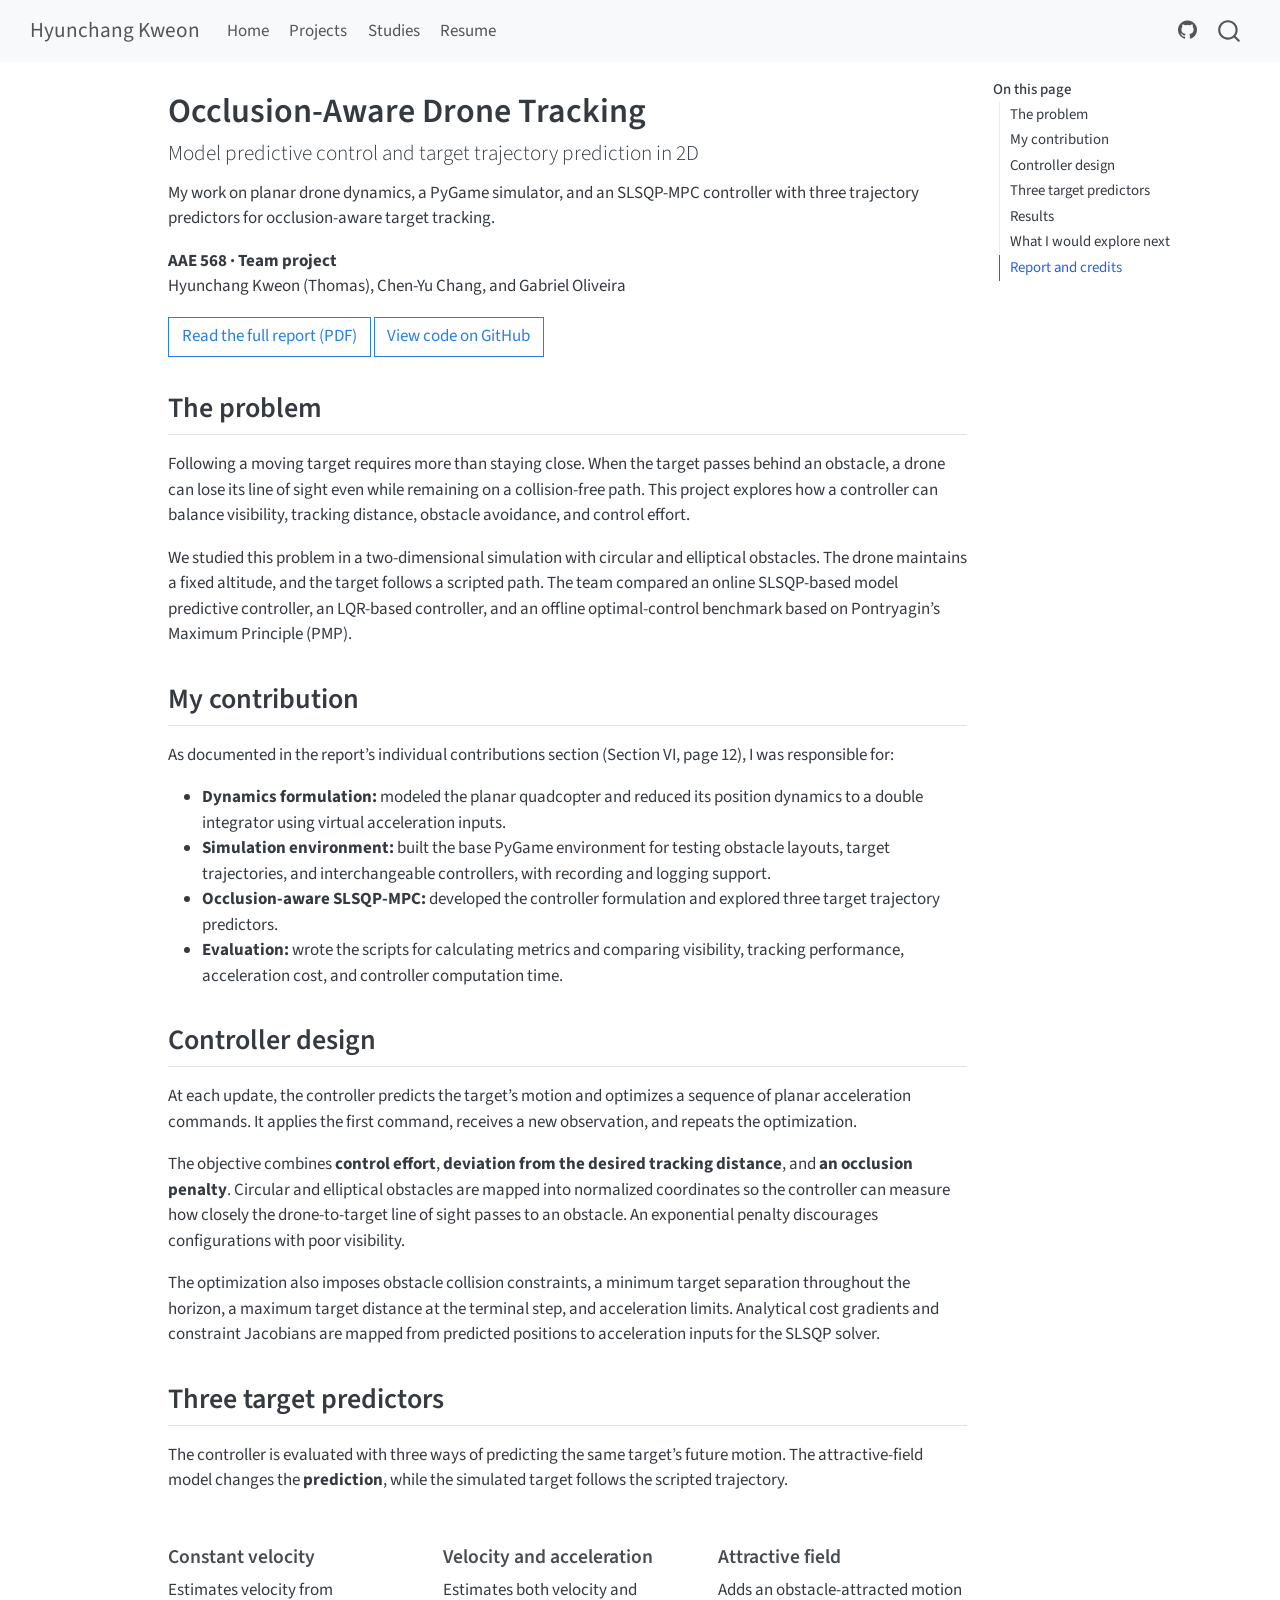
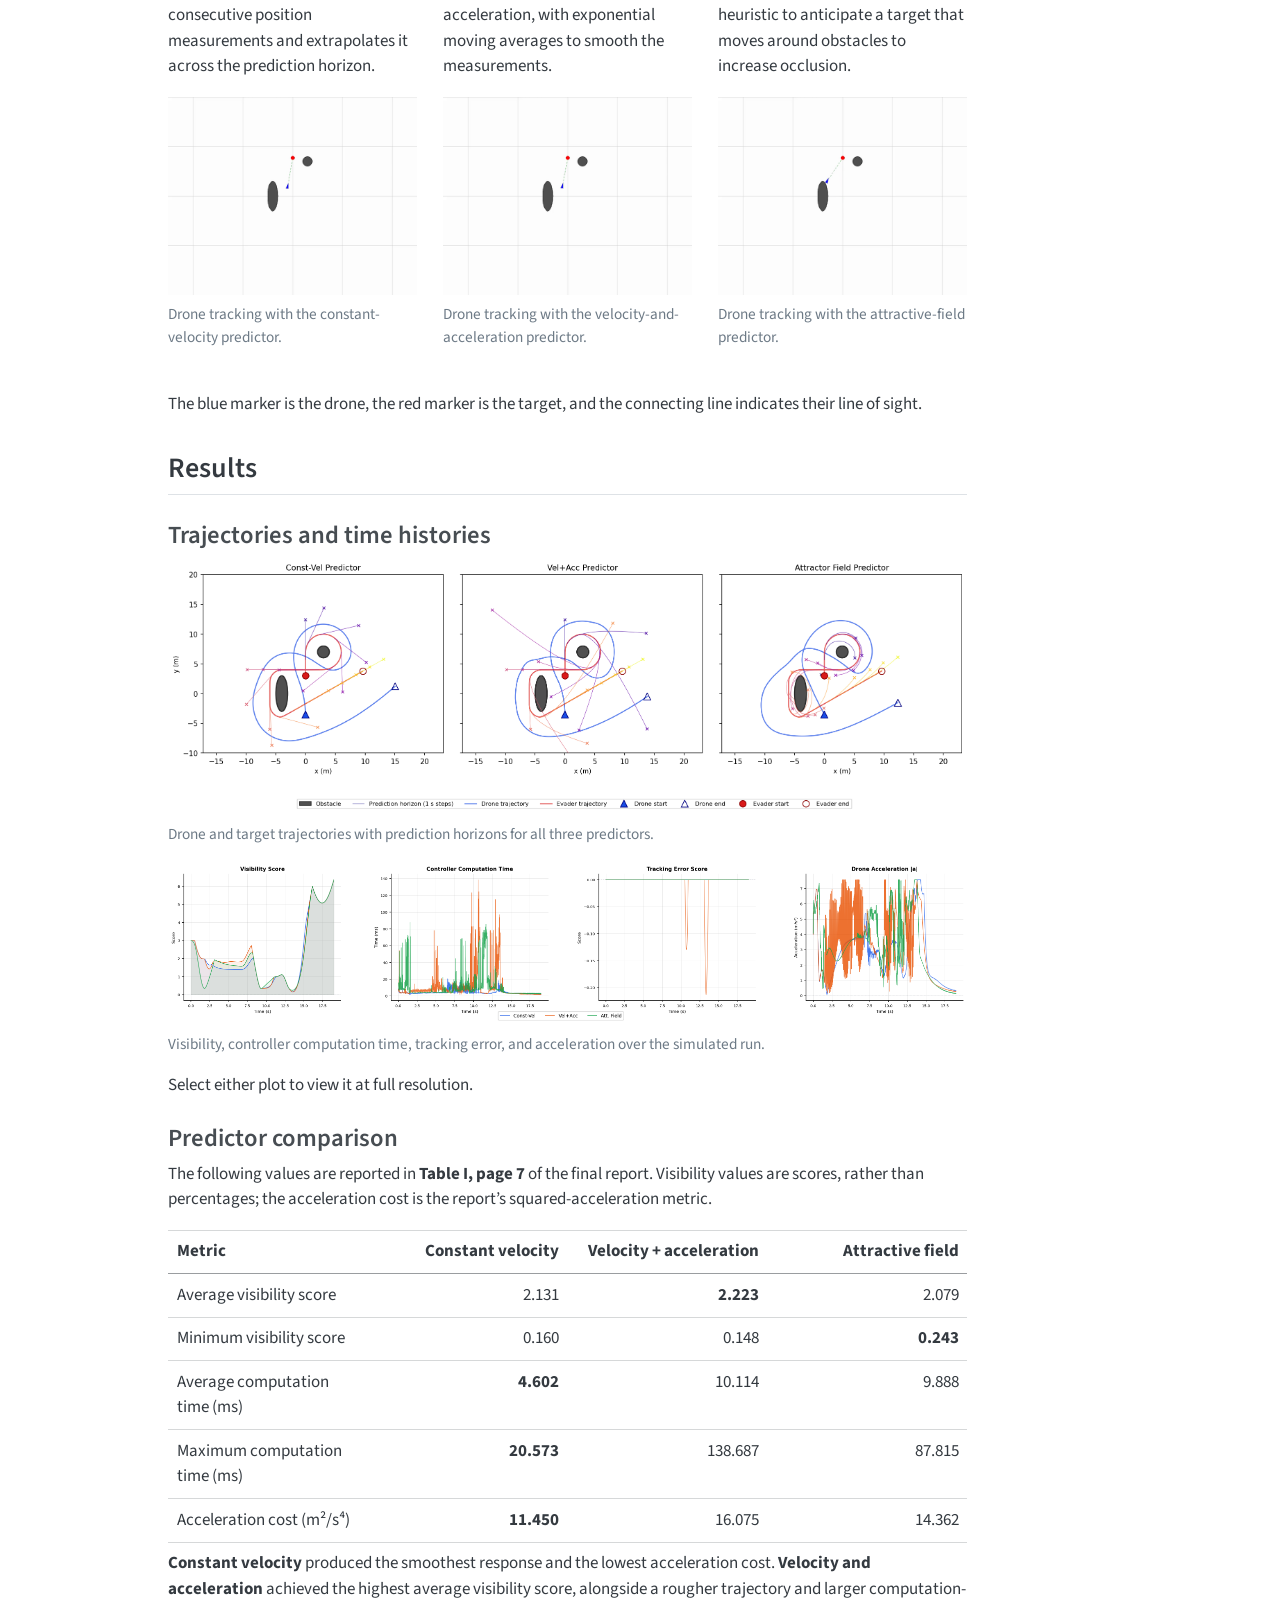
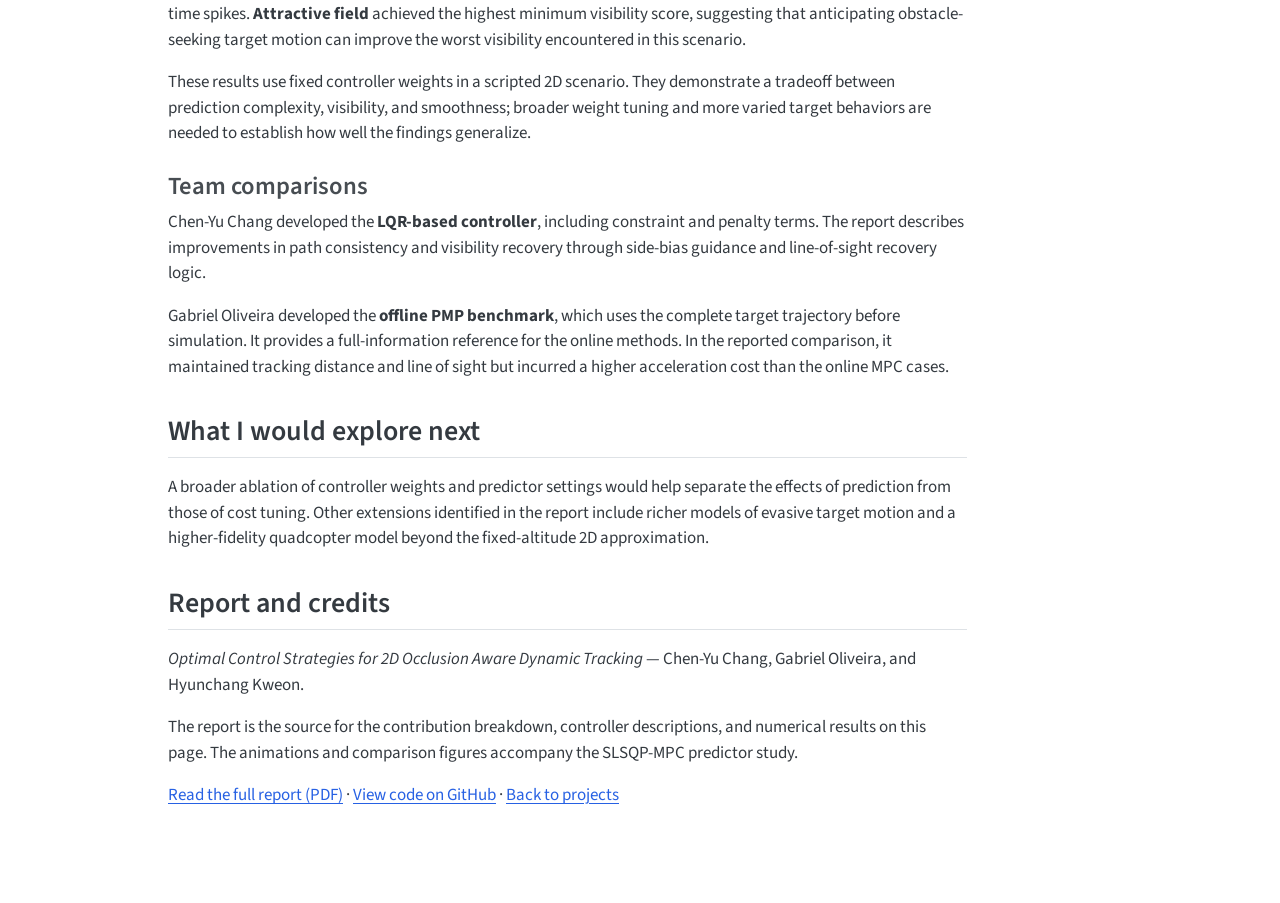
<file: docs/projects/occlusion-drone.html>
<!DOCTYPE html>
<html xmlns="http://www.w3.org/1999/xhtml" lang="en" xml:lang="en"><head>

<meta charset="utf-8">
<meta name="generator" content="quarto-1.10.18">

<meta name="viewport" content="width=device-width, initial-scale=1.0, user-scalable=yes">

<meta name="description" content="My work on planar drone dynamics, a PyGame simulator, and an SLSQP-MPC controller with three trajectory predictors for occlusion-aware target tracking.">

<title>Occlusion-Aware Drone Tracking – Hyunchang Kweon</title>
<style>
/* Default styles provided by pandoc.
** See https://pandoc.org/MANUAL.html#variables-for-html for config info.
*/
span.smallcaps{font-variant: small-caps;}
div.columns{display: flex; gap: 1.5em;}
div.column{flex: auto;}
@media screen {
div.columns{gap: min(4vw, 1.5em);}
div.column{overflow-x: auto;}
}
div.hanging-indent{margin-left: 1.5em; text-indent: -1.5em;}
ul.task-list{list-style: none;}
ul.task-list li input[type="checkbox"] {
  width: 0.8em;
  margin: 0 0.8em 0.2em -1em; /* quarto-specific, see https://github.com/quarto-dev/quarto-cli/issues/4556 */
  vertical-align: middle;
}
</style>


<script src="../site_libs/quarto-nav/quarto-nav.js"></script>
<script src="../site_libs/quarto-nav/headroom.min.js"></script>
<script src="../site_libs/clipboard/clipboard.min.js"></script>
<script src="../site_libs/quarto-search/autocomplete.umd.js"></script>
<script src="../site_libs/quarto-search/fuse.min.js"></script>
<script src="../site_libs/quarto-search/quarto-search.js"></script>
<meta name="quarto:offset" content="../">
<script src="../site_libs/quarto-html/quarto.js" type="module"></script>
<script src="../site_libs/quarto-html/tabsets/tabsets.js" type="module"></script>
<script src="../site_libs/quarto-html/popper.min.js"></script>
<script src="../site_libs/quarto-html/tippy.umd.min.js"></script>
<script src="../site_libs/quarto-html/anchor.min.js"></script>
<link href="../site_libs/quarto-html/tippy.css" rel="stylesheet">
<link href="../site_libs/quarto-html/quarto-syntax-highlighting-64a204ab8560d761af7679ceaba22944.css" rel="stylesheet" id="quarto-text-highlighting-styles">
<script src="../site_libs/bootstrap/bootstrap.min.js"></script>
<link href="../site_libs/bootstrap/bootstrap-icons.css" rel="stylesheet">
<link href="../site_libs/bootstrap/bootstrap-172ba59bd5e0b52282274ba0c0cc16fc.min.css" rel="stylesheet" append-hash="true" id="quarto-bootstrap" data-mode="light">
<script id="quarto-search-options" type="application/json">{
  "location": "navbar",
  "copy-button": false,
  "collapse-after": 3,
  "panel-placement": "end",
  "type": "overlay",
  "limit": 50,
  "keyboard-shortcut": [
    "f",
    "/",
    "s"
  ],
  "show-item-context": false,
  "language": {
    "search-no-results-text": "No results",
    "search-matching-documents-text": "matching documents",
    "search-copy-link-title": "Copy link to search",
    "search-hide-matches-text": "Hide additional matches",
    "search-more-match-text": "more match in this document",
    "search-more-matches-text": "more matches in this document",
    "search-clear-button-title": "Clear",
    "search-text-placeholder": "",
    "search-detached-cancel-button-title": "Cancel",
    "search-submit-button-title": "Submit",
    "search-label": "Search"
  }
}</script>


<link rel="stylesheet" href="occlusion-drone.css">
</head>

<body class="nav-fixed quarto-light">

<div id="quarto-search-results"></div>
  <header id="quarto-header" class="headroom fixed-top">
    <nav class="navbar navbar-expand-lg " data-bs-theme="dark">
      <div class="navbar-container container-fluid">
      <div class="navbar-brand-container mx-auto">
    <a class="navbar-brand" href="../index.html">
    <span class="navbar-title">Hyunchang Kweon</span>
    </a>
  </div>
            <div id="quarto-search" class="" title="Search"></div>
          <button class="navbar-toggler" type="button" data-bs-toggle="collapse" data-bs-target="#navbarCollapse" aria-controls="navbarCollapse" role="menu" aria-expanded="false" aria-label="Toggle navigation" onclick="if (window.quartoToggleHeadroom) { window.quartoToggleHeadroom(); }">
  <span class="navbar-toggler-icon"></span>
</button>
          <div class="collapse navbar-collapse" id="navbarCollapse">
            <ul class="navbar-nav navbar-nav-scroll me-auto">
  <li class="nav-item">
    <a class="nav-link" href="../index.html">
<span class="menu-text">Home</span></a>
  </li>
  <li class="nav-item">
    <a class="nav-link" href="../projects.html">
<span class="menu-text">Projects</span></a>
  </li>
  <li class="nav-item">
    <a class="nav-link" href="../studies.html">
<span class="menu-text">Studies</span></a>
  </li>
  <li class="nav-item">
    <a class="nav-link" href="../assets/documents/hyunchang_cv.pdf">
<span class="menu-text">Resume</span></a>
  </li>
</ul>
            <ul class="navbar-nav navbar-nav-scroll ms-auto">
  <li class="nav-item compact">
    <a class="nav-link" href="https://github.com/tkweon426"> <i class="bi bi-github" role="img">
</i>
<span class="menu-text"></span></a>
  </li>
</ul>
          </div> <!-- /navcollapse -->
            <div class="quarto-navbar-tools">
</div>
      </div> <!-- /container-fluid -->
    </nav>
</header>
<!-- content -->
<div id="quarto-content" class="quarto-container page-columns page-rows-contents page-layout-article page-navbar">
<!-- sidebar -->
<!-- margin-sidebar -->
    <div id="quarto-margin-sidebar" class="sidebar margin-sidebar">
        <nav id="TOC" role="doc-toc" class="toc-active">
    <h2 id="toc-title">On this page</h2>

  <ul class="collapse">
  <li><a href="#the-problem" id="toc-the-problem" class="nav-link active" data-scroll-target="#the-problem">The problem</a></li>
  <li><a href="#my-contribution" id="toc-my-contribution" class="nav-link" data-scroll-target="#my-contribution">My contribution</a></li>
  <li><a href="#controller-design" id="toc-controller-design" class="nav-link" data-scroll-target="#controller-design">Controller design</a></li>
  <li><a href="#three-target-predictors" id="toc-three-target-predictors" class="nav-link" data-scroll-target="#three-target-predictors">Three target predictors</a></li>
  <li><a href="#results" id="toc-results" class="nav-link" data-scroll-target="#results">Results</a></li>
  <li><a href="#what-i-would-explore-next" id="toc-what-i-would-explore-next" class="nav-link" data-scroll-target="#what-i-would-explore-next">What I would explore next</a></li>
  <li><a href="#report-and-credits" id="toc-report-and-credits" class="nav-link" data-scroll-target="#report-and-credits">Report and credits</a></li>
  </ul>
</nav>
    </div>
<!-- main -->
<main class="content" id="quarto-document-content">

<header id="title-block-header" class="quarto-title-block default">
<div class="quarto-title">
<h1 class="title">Occlusion-Aware Drone Tracking</h1>
<p class="subtitle lead">Model predictive control and target trajectory prediction in 2D</p>
</div>

<div>
  <div class="description">
    My work on planar drone dynamics, a PyGame simulator, and an SLSQP-MPC controller with three trajectory predictors for occlusion-aware target tracking.
  </div>
</div>


<div class="quarto-title-meta">




  </div>



</header>


<p><strong>AAE 568 · Team project</strong><br>
Hyunchang Kweon (Thomas), Chen-Yu Chang, and Gabriel Oliveira</p>
<p><a href="../assets/projects/project-occlusion_drone/Final_Report___AAE_568.pdf" class="btn btn-outline-primary">Read the full report (PDF)</a> <a href="https://github.com/tkweon426/Occlusion_Tracking_2D" class="btn btn-outline-primary">View code on GitHub</a></p>
<section id="the-problem" class="level2">
<h2 class="anchored" data-anchor-id="the-problem">The problem</h2>
<p>Following a moving target requires more than staying close. When the target passes behind an obstacle, a drone can lose its line of sight even while remaining on a collision-free path. This project explores how a controller can balance visibility, tracking distance, obstacle avoidance, and control effort.</p>
<p>We studied this problem in a two-dimensional simulation with circular and elliptical obstacles. The drone maintains a fixed altitude, and the target follows a scripted path. The team compared an online SLSQP-based model predictive controller, an LQR-based controller, and an offline optimal-control benchmark based on Pontryagin’s Maximum Principle (PMP).</p>
</section>
<section id="my-contribution" class="level2">
<h2 class="anchored" data-anchor-id="my-contribution">My contribution</h2>
<p>As documented in the report’s individual contributions section (Section VI, page 12), I was responsible for:</p>
<ul>
<li><strong>Dynamics formulation:</strong> modeled the planar quadcopter and reduced its position dynamics to a double integrator using virtual acceleration inputs.</li>
<li><strong>Simulation environment:</strong> built the base PyGame environment for testing obstacle layouts, target trajectories, and interchangeable controllers, with recording and logging support.</li>
<li><strong>Occlusion-aware SLSQP-MPC:</strong> developed the controller formulation and explored three target trajectory predictors.</li>
<li><strong>Evaluation:</strong> wrote the scripts for calculating metrics and comparing visibility, tracking performance, acceleration cost, and controller computation time.</li>
</ul>
</section>
<section id="controller-design" class="level2">
<h2 class="anchored" data-anchor-id="controller-design">Controller design</h2>
<p>At each update, the controller predicts the target’s motion and optimizes a sequence of planar acceleration commands. It applies the first command, receives a new observation, and repeats the optimization.</p>
<p>The objective combines <strong>control effort</strong>, <strong>deviation from the desired tracking distance</strong>, and <strong>an occlusion penalty</strong>. Circular and elliptical obstacles are mapped into normalized coordinates so the controller can measure how closely the drone-to-target line of sight passes to an obstacle. An exponential penalty discourages configurations with poor visibility.</p>
<p>The optimization also imposes obstacle collision constraints, a minimum target separation throughout the horizon, a maximum target distance at the terminal step, and acceleration limits. Analytical cost gradients and constraint Jacobians are mapped from predicted positions to acceleration inputs for the SLSQP solver.</p>
</section>
<section id="three-target-predictors" class="level2">
<h2 class="anchored" data-anchor-id="three-target-predictors">Three target predictors</h2>
<p>The controller is evaluated with three ways of predicting the same target’s future motion. The attractive-field model changes the <strong>prediction</strong>, while the simulated target follows the scripted trajectory.</p>
<div class="predictor-gallery">
<section id="constant-velocity" class="level3 predictor-panel">
<h3 class="anchored" data-anchor-id="constant-velocity">Constant velocity</h3>
<p>Estimates velocity from consecutive position measurements and extrapolates it across the prediction horizon.</p>
<div class="quarto-figure quarto-figure-center">
<figure class="figure">
<p><img src="../assets/projects/project-occlusion_drone/mpc_constvel.gif" class="img-fluid figure-img" alt="Animation of the blue drone tracking the red target around obstacles using the constant-velocity predictor."></p>
<figcaption>Drone tracking with the constant-velocity predictor.</figcaption>
</figure>
</div>
</section>
<section id="velocity-and-acceleration" class="level3 predictor-panel">
<h3 class="anchored" data-anchor-id="velocity-and-acceleration">Velocity and acceleration</h3>
<p>Estimates both velocity and acceleration, with exponential moving averages to smooth the measurements.</p>
<div class="quarto-figure quarto-figure-center">
<figure class="figure">
<p><img src="../assets/projects/project-occlusion_drone/mpc_velacc.gif" class="img-fluid figure-img" alt="Animation of the blue drone tracking the red target using velocity and acceleration estimates."></p>
<figcaption>Drone tracking with the velocity-and-acceleration predictor.</figcaption>
</figure>
</div>
</section>
<section id="attractive-field" class="level3 predictor-panel">
<h3 class="anchored" data-anchor-id="attractive-field">Attractive field</h3>
<p>Adds an obstacle-attracted motion heuristic to anticipate a target that moves around obstacles to increase occlusion.</p>
<div class="quarto-figure quarto-figure-center">
<figure class="figure">
<p><img src="../assets/projects/project-occlusion_drone/mpc_att.gif" class="img-fluid figure-img" alt="Animation of the blue drone tracking the red target using the obstacle-attracted trajectory predictor."></p>
<figcaption>Drone tracking with the attractive-field predictor.</figcaption>
</figure>
</div>
</section>
</div>
<p>The blue marker is the drone, the red marker is the target, and the connecting line indicates their line of sight.</p>
</section>
<section id="results" class="level2">
<h2 class="anchored" data-anchor-id="results">Results</h2>
<section id="trajectories-and-time-histories" class="level3">
<h3 class="anchored" data-anchor-id="trajectories-and-time-histories">Trajectories and time histories</h3>
<div class="quarto-figure quarto-figure-center">
<figure class="figure">
<p><a href="../assets/projects/project-occlusion_drone/comparison.png"><img src="../assets/projects/project-occlusion_drone/comparison.png" class="img-fluid figure-img" alt="Three trajectory plots comparing constant velocity, velocity and acceleration, and attractive-field predictions. Blue curves show drone paths, red curves show the target path, and gray shapes show obstacles."></a></p>
<figcaption>Drone and target trajectories with prediction horizons for all three predictors.</figcaption>
</figure>
</div>
<div class="quarto-figure quarto-figure-center">
<figure class="figure">
<p><a href="../assets/projects/project-occlusion_drone/comparison_metrics.png"><img src="../assets/projects/project-occlusion_drone/comparison_metrics.png" class="img-fluid figure-img" alt="Four time-history plots comparing the three predictors: visibility score, controller computation time, tracking error score, and acceleration magnitude."></a></p>
<figcaption>Visibility, controller computation time, tracking error, and acceleration over the simulated run.</figcaption>
</figure>
</div>
<p>Select either plot to view it at full resolution.</p>
</section>
<section id="predictor-comparison" class="level3">
<h3 class="anchored" data-anchor-id="predictor-comparison">Predictor comparison</h3>
<p>The following values are reported in <strong>Table I, page 7</strong> of the final report. Visibility values are scores, rather than percentages; the acceleration cost is the report’s squared-acceleration metric.</p>
<table class="caption-top table">
<colgroup>
<col style="width: 25%">
<col style="width: 25%">
<col style="width: 25%">
<col style="width: 25%">
</colgroup>
<thead>
<tr class="header">
<th style="text-align: left;">Metric</th>
<th style="text-align: right;">Constant velocity</th>
<th style="text-align: right;">Velocity + acceleration</th>
<th style="text-align: right;">Attractive field</th>
</tr>
</thead>
<tbody>
<tr class="odd">
<td style="text-align: left;">Average visibility score</td>
<td style="text-align: right;">2.131</td>
<td style="text-align: right;"><strong>2.223</strong></td>
<td style="text-align: right;">2.079</td>
</tr>
<tr class="even">
<td style="text-align: left;">Minimum visibility score</td>
<td style="text-align: right;">0.160</td>
<td style="text-align: right;">0.148</td>
<td style="text-align: right;"><strong>0.243</strong></td>
</tr>
<tr class="odd">
<td style="text-align: left;">Average computation time (ms)</td>
<td style="text-align: right;"><strong>4.602</strong></td>
<td style="text-align: right;">10.114</td>
<td style="text-align: right;">9.888</td>
</tr>
<tr class="even">
<td style="text-align: left;">Maximum computation time (ms)</td>
<td style="text-align: right;"><strong>20.573</strong></td>
<td style="text-align: right;">138.687</td>
<td style="text-align: right;">87.815</td>
</tr>
<tr class="odd">
<td style="text-align: left;">Acceleration cost (m²/s⁴)</td>
<td style="text-align: right;"><strong>11.450</strong></td>
<td style="text-align: right;">16.075</td>
<td style="text-align: right;">14.362</td>
</tr>
</tbody>
</table>
<p><strong>Constant velocity</strong> produced the smoothest response and the lowest acceleration cost. <strong>Velocity and acceleration</strong> achieved the highest average visibility score, alongside a rougher trajectory and larger computation-time spikes. <strong>Attractive field</strong> achieved the highest minimum visibility score, suggesting that anticipating obstacle-seeking target motion can improve the worst visibility encountered in this scenario.</p>
<p>These results use fixed controller weights in a scripted 2D scenario. They demonstrate a tradeoff between prediction complexity, visibility, and smoothness; broader weight tuning and more varied target behaviors are needed to establish how well the findings generalize.</p>
</section>
<section id="team-comparisons" class="level3">
<h3 class="anchored" data-anchor-id="team-comparisons">Team comparisons</h3>
<p>Chen-Yu Chang developed the <strong>LQR-based controller</strong>, including constraint and penalty terms. The report describes improvements in path consistency and visibility recovery through side-bias guidance and line-of-sight recovery logic.</p>
<p>Gabriel Oliveira developed the <strong>offline PMP benchmark</strong>, which uses the complete target trajectory before simulation. It provides a full-information reference for the online methods. In the reported comparison, it maintained tracking distance and line of sight but incurred a higher acceleration cost than the online MPC cases.</p>
</section>
</section>
<section id="what-i-would-explore-next" class="level2">
<h2 class="anchored" data-anchor-id="what-i-would-explore-next">What I would explore next</h2>
<p>A broader ablation of controller weights and predictor settings would help separate the effects of prediction from those of cost tuning. Other extensions identified in the report include richer models of evasive target motion and a higher-fidelity quadcopter model beyond the fixed-altitude 2D approximation.</p>
</section>
<section id="report-and-credits" class="level2">
<h2 class="anchored" data-anchor-id="report-and-credits">Report and credits</h2>
<p><em>Optimal Control Strategies for 2D Occlusion Aware Dynamic Tracking</em> — Chen-Yu Chang, Gabriel Oliveira, and Hyunchang Kweon.</p>
<p>The report is the source for the contribution breakdown, controller descriptions, and numerical results on this page. The animations and comparison figures accompany the SLSQP-MPC predictor study.</p>
<p><a href="../assets/projects/project-occlusion_drone/Final_Report___AAE_568.pdf">Read the full report (PDF)</a> · <a href="https://github.com/tkweon426/Occlusion_Tracking_2D">View code on GitHub</a> · <a href="../projects.html">Back to projects</a></p>


</section>

</main> <!-- /main -->
<script id="quarto-html-after-body" type="application/javascript">
  window.document.addEventListener("DOMContentLoaded", function (event) {
    const icon = "";
    const anchorJS = new window.AnchorJS();
    anchorJS.options = {
      placement: 'right',
      icon: icon
    };
    anchorJS.add('.anchored');
    const isCodeAnnotation = (el) => {
      for (const clz of el.classList) {
        if (clz.startsWith('code-annotation-')) {
          return true;
        }
      }
      return false;
    }
    const onCopySuccess = function(e) {
      // button target
      const button = e.trigger;
      // don't keep focus
      button.blur();
      // flash "checked"
      button.classList.add('code-copy-button-checked');
      var currentTitle = button.getAttribute("title");
      button.setAttribute("title", "Copied!");
      let tooltip;
      if (window.bootstrap) {
        button.setAttribute("data-bs-toggle", "tooltip");
        button.setAttribute("data-bs-placement", "left");
        button.setAttribute("data-bs-title", "Copied!");
        tooltip = new bootstrap.Tooltip(button,
          { trigger: "manual",
            customClass: "code-copy-button-tooltip",
            offset: [0, -8]});
        tooltip.show();
      }
      setTimeout(function() {
        if (tooltip) {
          tooltip.hide();
          button.removeAttribute("data-bs-title");
          button.removeAttribute("data-bs-toggle");
          button.removeAttribute("data-bs-placement");
        }
        button.setAttribute("title", currentTitle);
        button.classList.remove('code-copy-button-checked');
      }, 1000);
      // clear code selection
      e.clearSelection();
    }
    const getTextToCopy = function(trigger) {
      const outerScaffold = trigger.parentElement.cloneNode(true);
      const codeEl = outerScaffold.querySelector('code');
      for (const childEl of codeEl.children) {
        if (isCodeAnnotation(childEl)) {
          childEl.remove();
        }
      }
      return codeEl.innerText;
    }
    const clipboard = new window.ClipboardJS('.code-copy-button:not([data-in-quarto-modal])', {
      text: getTextToCopy
    });
    clipboard.on('success', onCopySuccess);
    if (window.document.getElementById('quarto-embedded-source-code-modal')) {
      const clipboardModal = new window.ClipboardJS('.code-copy-button[data-in-quarto-modal]', {
        text: getTextToCopy,
        container: window.document.getElementById('quarto-embedded-source-code-modal')
      });
      clipboardModal.on('success', onCopySuccess);
    }
      var localhostRegex = new RegExp(/^(?:http|https):\/\/localhost\:?[0-9]*\//);
      var mailtoRegex = new RegExp(/^mailto:/);
        var filterRegex = new RegExp("https:\/\/tkweon426\.github\.io");
      var isInternal = (href) => {
          return filterRegex.test(href) || localhostRegex.test(href) || mailtoRegex.test(href);
      }
      // Inspect non-navigation links and adorn them if external
     var links = window.document.querySelectorAll('a[href]:not(.nav-link):not(.navbar-brand):not(.toc-action):not(.sidebar-link):not(.sidebar-item-toggle):not(.pagination-link):not(.no-external):not([aria-hidden]):not(.dropdown-item):not(.quarto-navigation-tool):not(.about-link)');
      for (var i=0; i<links.length; i++) {
        const link = links[i];
        if (!isInternal(link.href)) {
          // undo the damage that might have been done by quarto-nav.js in the case of
          // links that we want to consider external
          if (link.dataset.originalHref !== undefined) {
            link.href = link.dataset.originalHref;
          }
        }
      }
    function tippyHover(el, contentFn, onTriggerFn, onUntriggerFn) {
      const config = {
        allowHTML: true,
        maxWidth: 500,
        delay: 100,
        arrow: false,
        appendTo: function(el) {
            return el.parentElement;
        },
        interactive: true,
        interactiveBorder: 10,
        theme: 'quarto',
        placement: 'bottom-start',
      };
      if (contentFn) {
        config.content = contentFn;
      }
      if (onTriggerFn) {
        config.onTrigger = onTriggerFn;
      }
      if (onUntriggerFn) {
        config.onUntrigger = onUntriggerFn;
      }
      window.tippy(el, config);
    }
    const noterefs = window.document.querySelectorAll('a[role="doc-noteref"]');
    for (var i=0; i<noterefs.length; i++) {
      const ref = noterefs[i];
      tippyHover(ref, function() {
        // use id or data attribute instead here
        let href = ref.getAttribute('data-footnote-href') || ref.getAttribute('href');
        try { href = new URL(href).hash; } catch {}
        const id = href.replace(/^#\/?/, "");
        const note = window.document.getElementById(id);
        if (note) {
          return note.innerHTML;
        } else {
          return "";
        }
      });
    }
    const xrefs = window.document.querySelectorAll('a.quarto-xref');
    const processXRef = (id, note) => {
      // Strip column container classes
      const stripColumnClz = (el) => {
        el.classList.remove("page-full", "page-columns");
        if (el.children) {
          for (const child of el.children) {
            stripColumnClz(child);
          }
        }
      }
      stripColumnClz(note)
      if (id === null || id.startsWith('sec-')) {
        // Special case sections, only their first couple elements
        const container = document.createElement("div");
        if (note.children && note.children.length > 2) {
          container.appendChild(note.children[0].cloneNode(true));
          for (let i = 1; i < note.children.length; i++) {
            const child = note.children[i];
            if (child.tagName === "P" && child.innerText === "") {
              continue;
            } else {
              container.appendChild(child.cloneNode(true));
              break;
            }
          }
          if (window.Quarto?.typesetMath) {
            window.Quarto.typesetMath(container);
          }
          return container.innerHTML
        } else {
          if (window.Quarto?.typesetMath) {
            window.Quarto.typesetMath(note);
          }
          return note.innerHTML;
        }
      } else {
        // Remove any anchor links if they are present
        const anchorLink = note.querySelector('a.anchorjs-link');
        if (anchorLink) {
          anchorLink.remove();
        }
        if (window.Quarto?.typesetMath) {
          window.Quarto.typesetMath(note);
        }
        if (note.classList.contains("callout")) {
          return note.outerHTML;
        } else {
          return note.innerHTML;
        }
      }
    }
    for (var i=0; i<xrefs.length; i++) {
      const xref = xrefs[i];
      tippyHover(xref, undefined, function(instance) {
        instance.disable();
        let url = xref.getAttribute('href');
        let hash = undefined;
        if (url.startsWith('#')) {
          hash = url;
        } else {
          try { hash = new URL(url).hash; } catch {}
        }
        if (hash) {
          const id = hash.replace(/^#\/?/, "");
          const note = window.document.getElementById(id);
          if (note !== null) {
            try {
              const html = processXRef(id, note.cloneNode(true));
              instance.setContent(html);
            } finally {
              instance.enable();
              instance.show();
            }
          } else {
            // See if we can fetch this
            fetch(url.split('#')[0])
            .then(res => res.text())
            .then(html => {
              const parser = new DOMParser();
              const htmlDoc = parser.parseFromString(html, "text/html");
              const note = htmlDoc.getElementById(id);
              if (note !== null) {
                const html = processXRef(id, note);
                instance.setContent(html);
              }
            }).finally(() => {
              instance.enable();
              instance.show();
            });
          }
        } else {
          // See if we can fetch a full url (with no hash to target)
          // This is a special case and we should probably do some content thinning / targeting
          fetch(url)
          .then(res => res.text())
          .then(html => {
            const parser = new DOMParser();
            const htmlDoc = parser.parseFromString(html, "text/html");
            const note = htmlDoc.querySelector('main.content');
            if (note !== null) {
              // This should only happen for chapter cross references
              // (since there is no id in the URL)
              // remove the first header
              if (note.children.length > 0 && note.children[0].tagName === "HEADER") {
                note.children[0].remove();
              }
              const html = processXRef(null, note);
              instance.setContent(html);
            }
          }).finally(() => {
            instance.enable();
            instance.show();
          });
        }
      }, function(instance) {
      });
    }
        let selectedAnnoteEl;
        const selectorForAnnotation = ( cell, annotation) => {
          let cellAttr = 'data-code-cell="' + cell + '"';
          let lineAttr = 'data-code-annotation="' +  annotation + '"';
          const selector = 'span[' + cellAttr + '][' + lineAttr + ']';
          return selector;
        }
        const selectCodeLines = (annoteEl) => {
          const doc = window.document;
          const targetCell = annoteEl.getAttribute("data-target-cell");
          const targetAnnotation = annoteEl.getAttribute("data-target-annotation");
          const annoteSpan = window.document.querySelector(selectorForAnnotation(targetCell, targetAnnotation));
          const lines = annoteSpan.getAttribute("data-code-lines").split(",");
          const lineIds = lines.map((line) => {
            return targetCell + "-" + line;
          })
          let top = null;
          let height = null;
          let parent = null;
          if (lineIds.length > 0) {
              //compute the position of the single el (top and bottom and make a div)
              const el = window.document.getElementById(lineIds[0]);
              top = el.offsetTop;
              height = el.offsetHeight;
              parent = el.parentElement.parentElement;
            if (lineIds.length > 1) {
              const lastEl = window.document.getElementById(lineIds[lineIds.length - 1]);
              const bottom = lastEl.offsetTop + lastEl.offsetHeight;
              height = bottom - top;
            }
            if (top !== null && height !== null && parent !== null) {
              // cook up a div (if necessary) and position it
              let div = window.document.getElementById("code-annotation-line-highlight");
              if (div === null) {
                div = window.document.createElement("div");
                div.setAttribute("id", "code-annotation-line-highlight");
                div.style.position = 'absolute';
                parent.appendChild(div);
              }
              div.style.top = top - 2 + "px";
              div.style.height = height + 4 + "px";
              div.style.left = 0;
              let gutterDiv = window.document.getElementById("code-annotation-line-highlight-gutter");
              if (gutterDiv === null) {
                gutterDiv = window.document.createElement("div");
                gutterDiv.setAttribute("id", "code-annotation-line-highlight-gutter");
                gutterDiv.style.position = 'absolute';
                const codeCell = window.document.getElementById(targetCell);
                const gutter = codeCell.querySelector('.code-annotation-gutter');
                gutter.appendChild(gutterDiv);
              }
              gutterDiv.style.top = top - 2 + "px";
              gutterDiv.style.height = height + 4 + "px";
            }
            selectedAnnoteEl = annoteEl;
          }
        };
        const unselectCodeLines = () => {
          const elementsIds = ["code-annotation-line-highlight", "code-annotation-line-highlight-gutter"];
          elementsIds.forEach((elId) => {
            const div = window.document.getElementById(elId);
            if (div) {
              div.remove();
            }
          });
          selectedAnnoteEl = undefined;
        };
          // Handle positioning of the toggle
      window.addEventListener(
        "resize",
        throttle(() => {
          elRect = undefined;
          if (selectedAnnoteEl) {
            selectCodeLines(selectedAnnoteEl);
          }
        }, 10)
      );
      function throttle(fn, ms) {
      let throttle = false;
      let timer;
        return (...args) => {
          if(!throttle) { // first call gets through
              fn.apply(this, args);
              throttle = true;
          } else { // all the others get throttled
              if(timer) clearTimeout(timer); // cancel #2
              timer = setTimeout(() => {
                fn.apply(this, args);
                timer = throttle = false;
              }, ms);
          }
        };
      }
        // Attach click handler to the DT
        const annoteDls = window.document.querySelectorAll('dt[data-target-cell]');
        for (const annoteDlNode of annoteDls) {
          annoteDlNode.addEventListener('click', (event) => {
            const clickedEl = event.target;
            if (clickedEl !== selectedAnnoteEl) {
              unselectCodeLines();
              const activeEl = window.document.querySelector('dt[data-target-cell].code-annotation-active');
              if (activeEl) {
                activeEl.classList.remove('code-annotation-active');
              }
              selectCodeLines(clickedEl);
              clickedEl.classList.add('code-annotation-active');
            } else {
              // Unselect the line
              unselectCodeLines();
              clickedEl.classList.remove('code-annotation-active');
            }
          });
        }
    const findCites = (el) => {
      const parentEl = el.parentElement;
      if (parentEl) {
        const cites = parentEl.dataset.cites;
        if (cites) {
          return {
            el,
            cites: cites.split(' ')
          };
        } else {
          return findCites(el.parentElement)
        }
      } else {
        return undefined;
      }
    };
    var bibliorefs = window.document.querySelectorAll('a[role="doc-biblioref"]');
    for (var i=0; i<bibliorefs.length; i++) {
      const ref = bibliorefs[i];
      const citeInfo = findCites(ref);
      if (citeInfo) {
        tippyHover(citeInfo.el, function() {
          var popup = window.document.createElement('div');
          citeInfo.cites.forEach(function(cite) {
            var citeDiv = window.document.createElement('div');
            citeDiv.classList.add('hanging-indent');
            citeDiv.classList.add('csl-entry');
            var biblioDiv = window.document.getElementById('ref-' + cite);
            if (biblioDiv) {
              citeDiv.innerHTML = biblioDiv.innerHTML;
            }
            popup.appendChild(citeDiv);
          });
          return popup.innerHTML;
        });
      }
    }
  });
  </script>
</div> <!-- /content -->




</body></html>
</file>
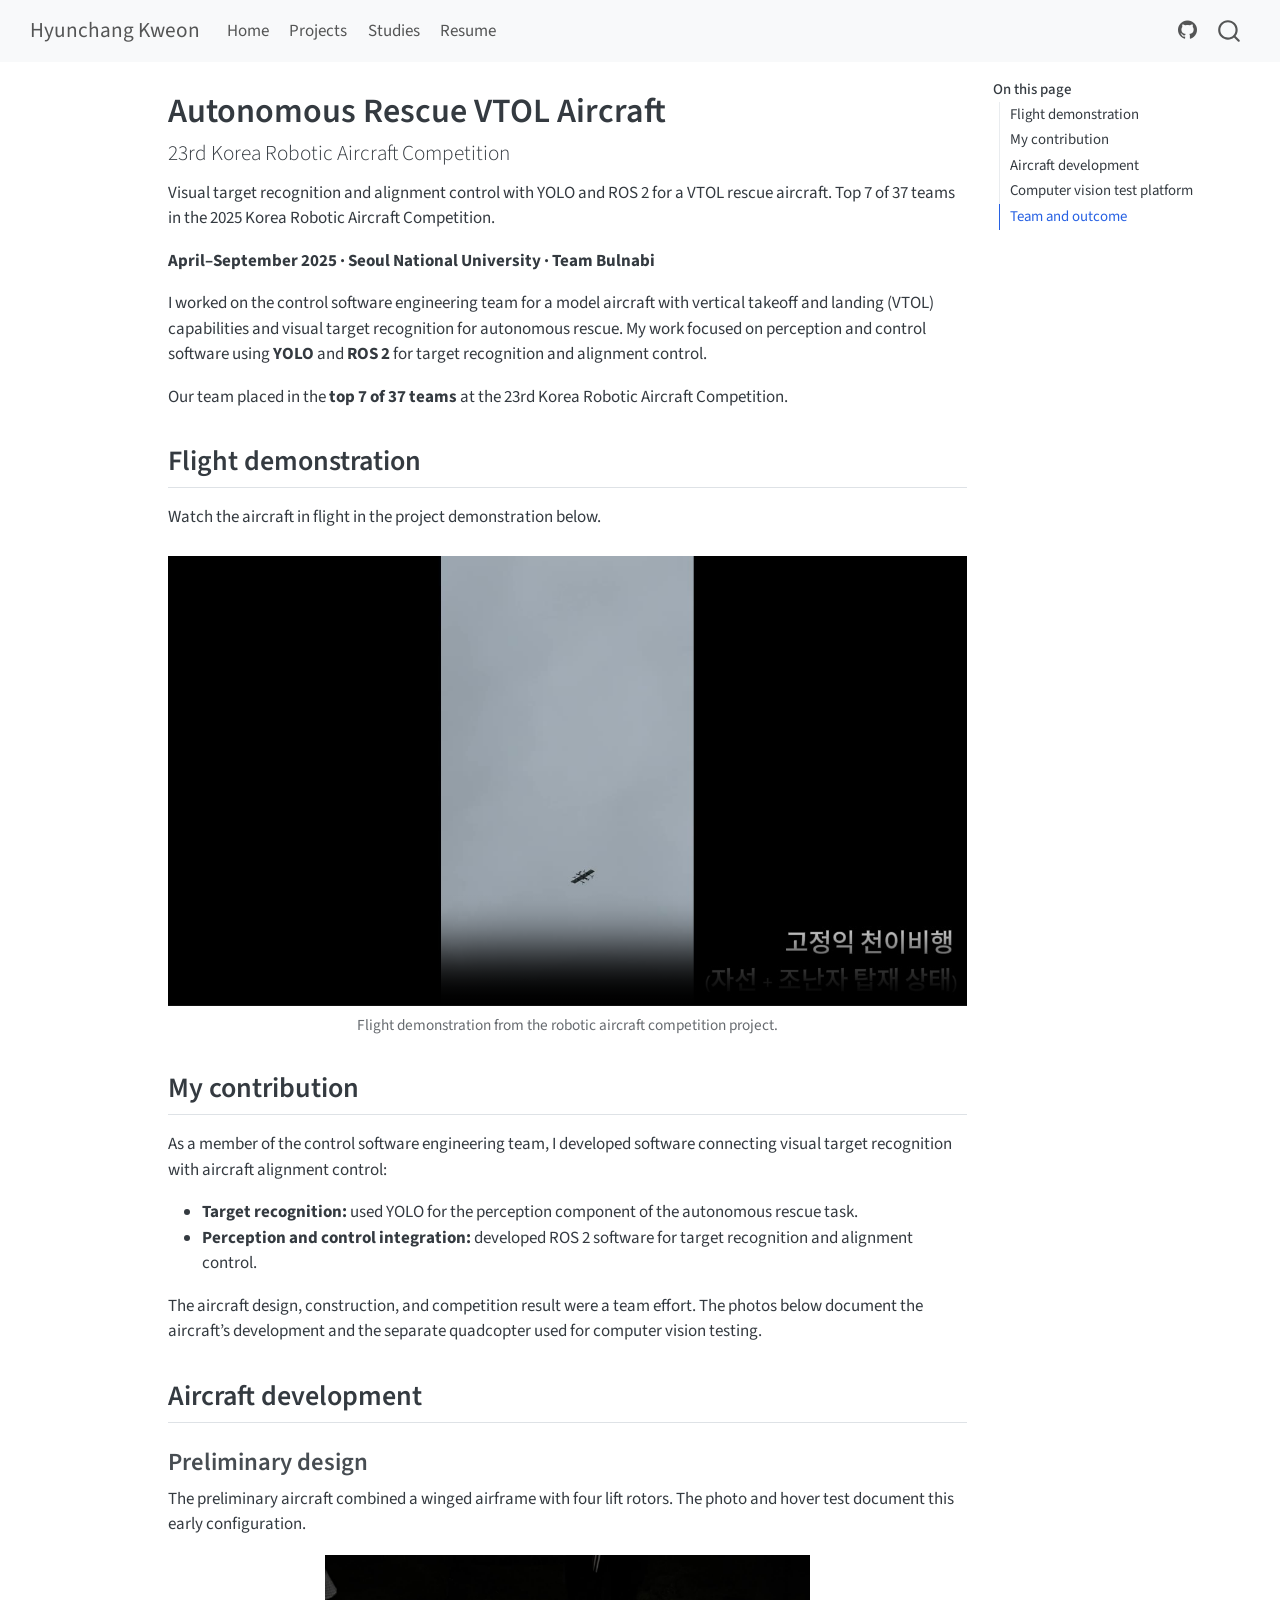
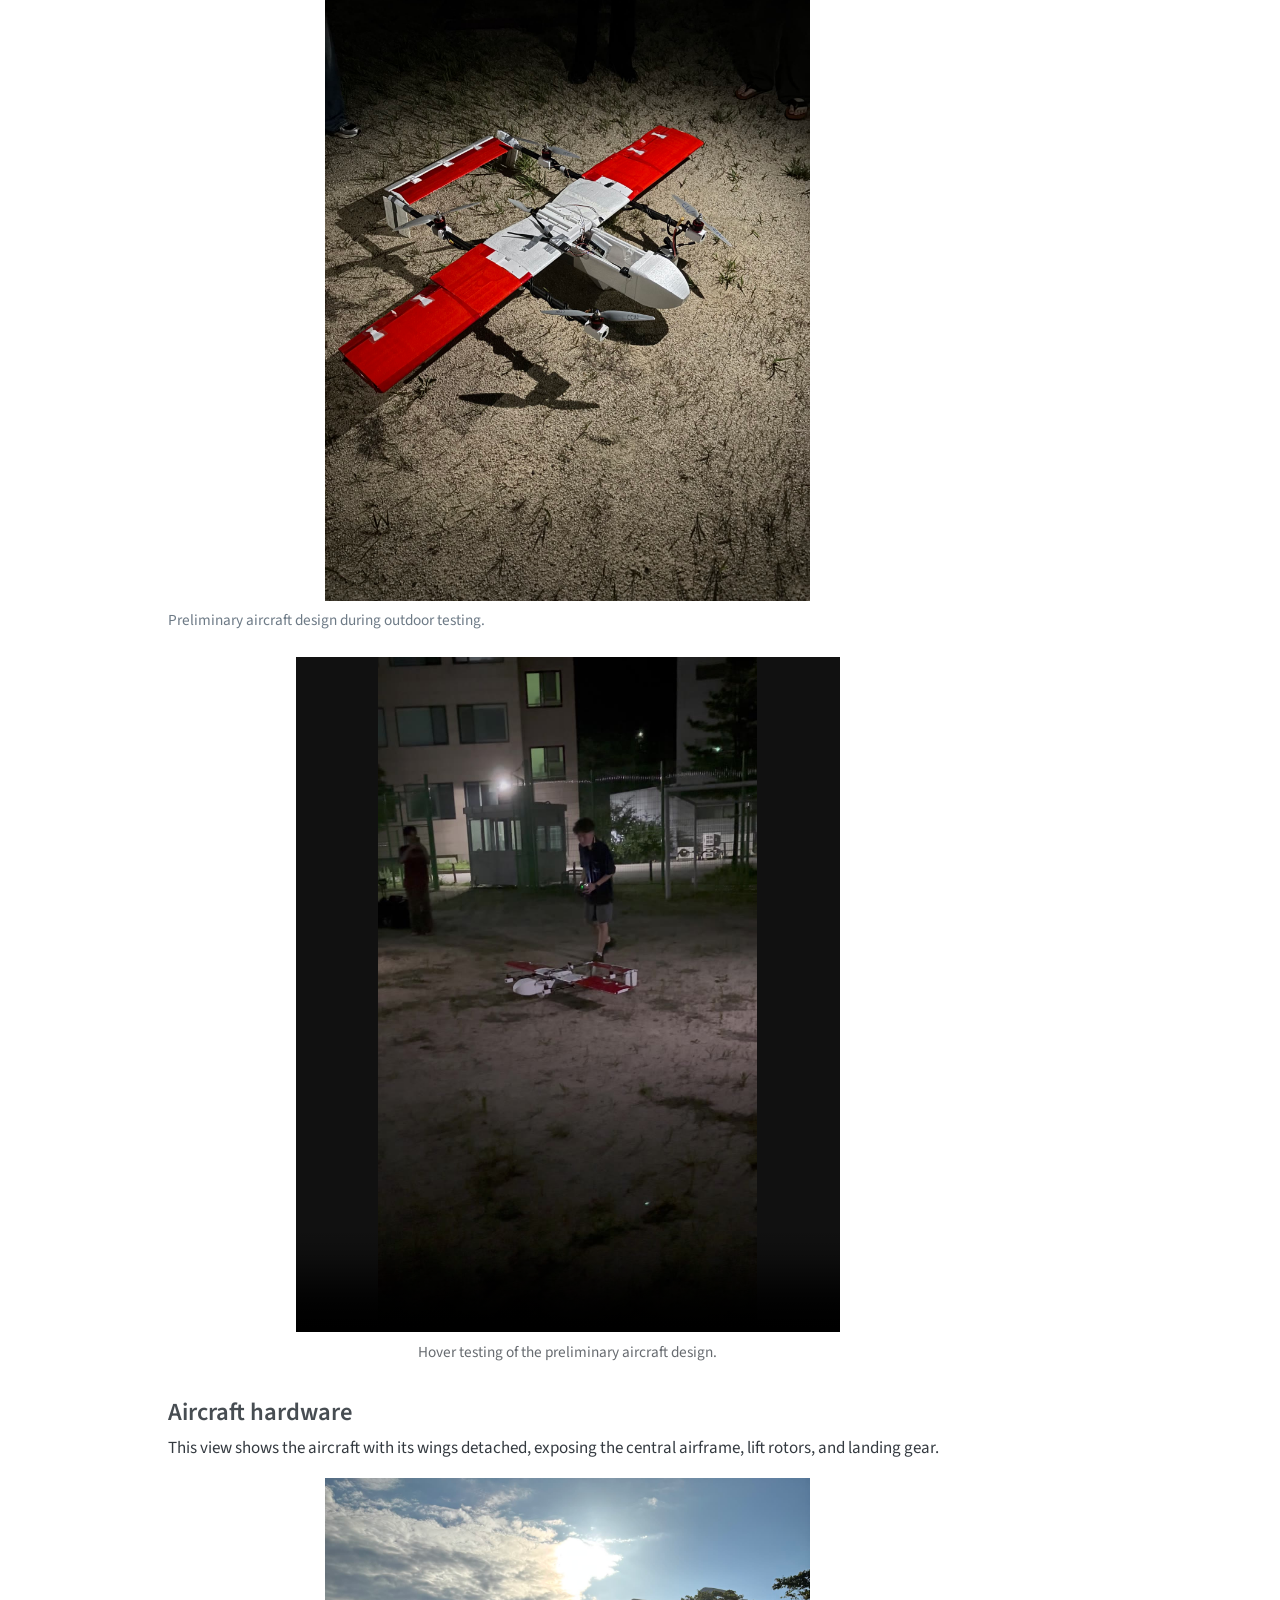
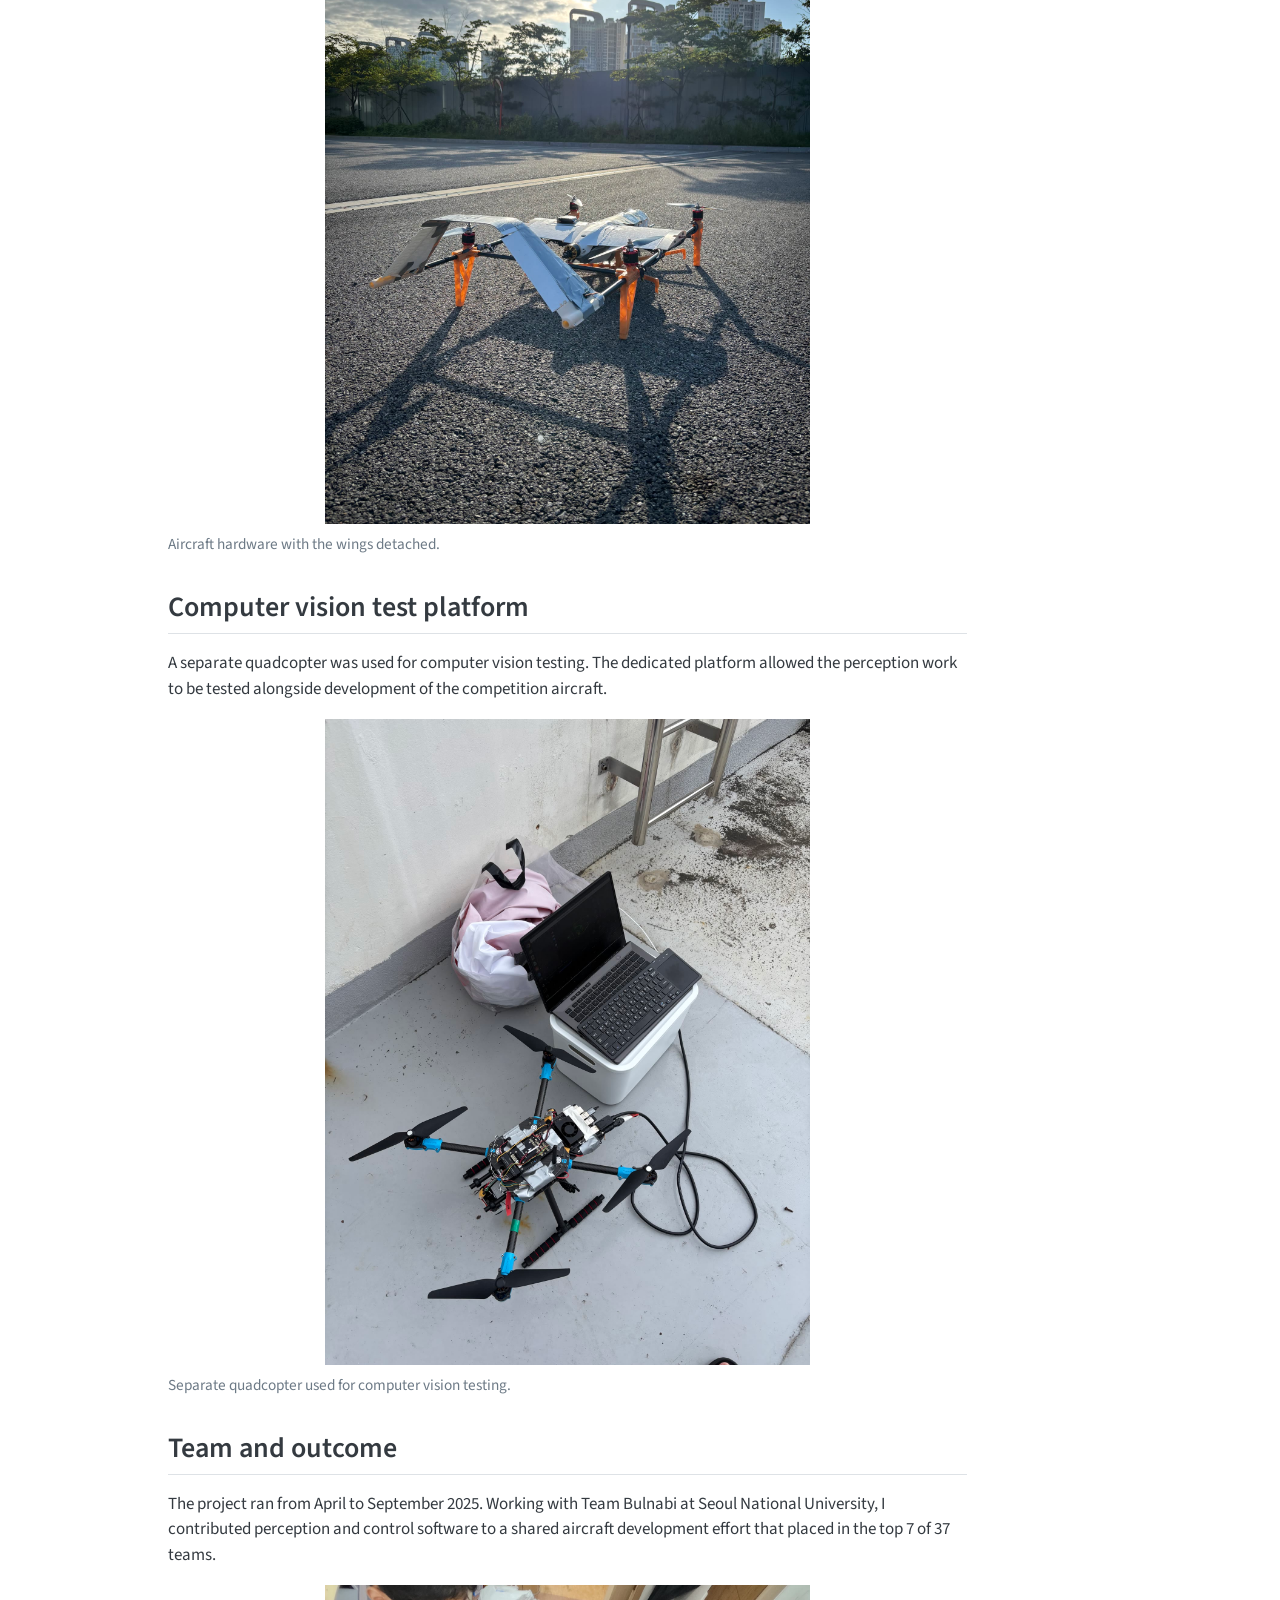
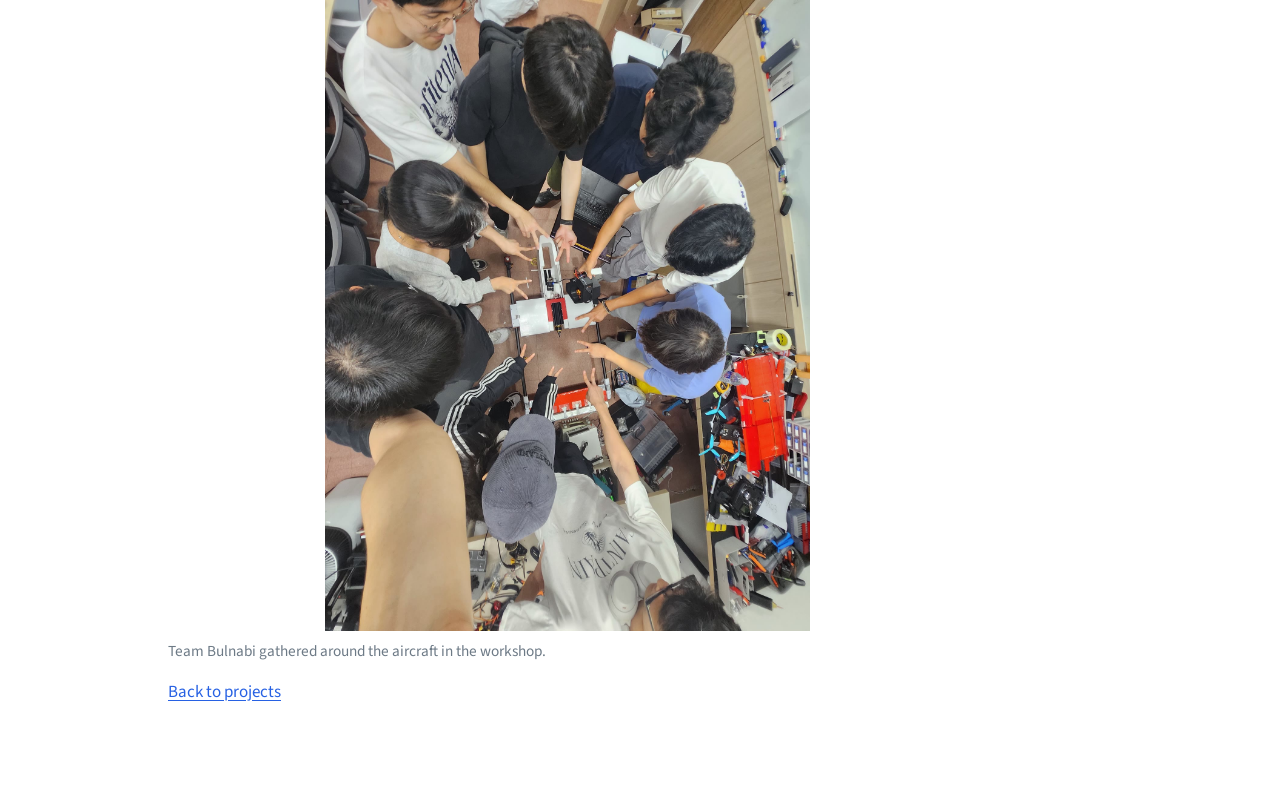
<file: docs/projects/robot-aircraft-competition.html>
<!DOCTYPE html>
<html xmlns="http://www.w3.org/1999/xhtml" lang="en" xml:lang="en"><head>

<meta charset="utf-8">
<meta name="generator" content="quarto-1.10.18">

<meta name="viewport" content="width=device-width, initial-scale=1.0, user-scalable=yes">

<meta name="description" content="Visual target recognition and alignment control with YOLO and ROS 2 for a VTOL rescue aircraft. Top 7 of 37 teams in the 2025 Korea Robotic Aircraft Competition.">

<title>Autonomous Rescue VTOL Aircraft – Hyunchang Kweon</title>
<style>
/* Default styles provided by pandoc.
** See https://pandoc.org/MANUAL.html#variables-for-html for config info.
*/
span.smallcaps{font-variant: small-caps;}
div.columns{display: flex; gap: 1.5em;}
div.column{flex: auto;}
@media screen {
div.columns{gap: min(4vw, 1.5em);}
div.column{overflow-x: auto;}
}
div.hanging-indent{margin-left: 1.5em; text-indent: -1.5em;}
ul.task-list{list-style: none;}
ul.task-list li input[type="checkbox"] {
  width: 0.8em;
  margin: 0 0.8em 0.2em -1em; /* quarto-specific, see https://github.com/quarto-dev/quarto-cli/issues/4556 */
  vertical-align: middle;
}
</style>


<script src="../site_libs/quarto-nav/quarto-nav.js"></script>
<script src="../site_libs/quarto-nav/headroom.min.js"></script>
<script src="../site_libs/clipboard/clipboard.min.js"></script>
<script src="../site_libs/quarto-search/autocomplete.umd.js"></script>
<script src="../site_libs/quarto-search/fuse.min.js"></script>
<script src="../site_libs/quarto-search/quarto-search.js"></script>
<meta name="quarto:offset" content="../">
<script src="../site_libs/quarto-html/quarto.js" type="module"></script>
<script src="../site_libs/quarto-html/tabsets/tabsets.js" type="module"></script>
<script src="../site_libs/quarto-html/popper.min.js"></script>
<script src="../site_libs/quarto-html/tippy.umd.min.js"></script>
<script src="../site_libs/quarto-html/anchor.min.js"></script>
<link href="../site_libs/quarto-html/tippy.css" rel="stylesheet">
<link href="../site_libs/quarto-html/quarto-syntax-highlighting-64a204ab8560d761af7679ceaba22944.css" rel="stylesheet" id="quarto-text-highlighting-styles">
<script src="../site_libs/bootstrap/bootstrap.min.js"></script>
<link href="../site_libs/bootstrap/bootstrap-icons.css" rel="stylesheet">
<link href="../site_libs/bootstrap/bootstrap-172ba59bd5e0b52282274ba0c0cc16fc.min.css" rel="stylesheet" append-hash="true" id="quarto-bootstrap" data-mode="light">
<script id="quarto-search-options" type="application/json">{
  "location": "navbar",
  "copy-button": false,
  "collapse-after": 3,
  "panel-placement": "end",
  "type": "overlay",
  "limit": 50,
  "keyboard-shortcut": [
    "f",
    "/",
    "s"
  ],
  "show-item-context": false,
  "language": {
    "search-no-results-text": "No results",
    "search-matching-documents-text": "matching documents",
    "search-copy-link-title": "Copy link to search",
    "search-hide-matches-text": "Hide additional matches",
    "search-more-match-text": "more match in this document",
    "search-more-matches-text": "more matches in this document",
    "search-clear-button-title": "Clear",
    "search-text-placeholder": "",
    "search-detached-cancel-button-title": "Cancel",
    "search-submit-button-title": "Submit",
    "search-label": "Search"
  }
}</script>


<link rel="stylesheet" href="robot-aircraft-competition.css">
</head>

<body class="nav-fixed quarto-light">

<div id="quarto-search-results"></div>
  <header id="quarto-header" class="headroom fixed-top">
    <nav class="navbar navbar-expand-lg " data-bs-theme="dark">
      <div class="navbar-container container-fluid">
      <div class="navbar-brand-container mx-auto">
    <a class="navbar-brand" href="../index.html">
    <span class="navbar-title">Hyunchang Kweon</span>
    </a>
  </div>
            <div id="quarto-search" class="" title="Search"></div>
          <button class="navbar-toggler" type="button" data-bs-toggle="collapse" data-bs-target="#navbarCollapse" aria-controls="navbarCollapse" role="menu" aria-expanded="false" aria-label="Toggle navigation" onclick="if (window.quartoToggleHeadroom) { window.quartoToggleHeadroom(); }">
  <span class="navbar-toggler-icon"></span>
</button>
          <div class="collapse navbar-collapse" id="navbarCollapse">
            <ul class="navbar-nav navbar-nav-scroll me-auto">
  <li class="nav-item">
    <a class="nav-link" href="../index.html">
<span class="menu-text">Home</span></a>
  </li>
  <li class="nav-item">
    <a class="nav-link" href="../projects.html">
<span class="menu-text">Projects</span></a>
  </li>
  <li class="nav-item">
    <a class="nav-link" href="../studies.html">
<span class="menu-text">Studies</span></a>
  </li>
  <li class="nav-item">
    <a class="nav-link" href="../assets/documents/hyunchang_cv.pdf">
<span class="menu-text">Resume</span></a>
  </li>
</ul>
            <ul class="navbar-nav navbar-nav-scroll ms-auto">
  <li class="nav-item compact">
    <a class="nav-link" href="https://github.com/tkweon426"> <i class="bi bi-github" role="img">
</i>
<span class="menu-text"></span></a>
  </li>
</ul>
          </div> <!-- /navcollapse -->
            <div class="quarto-navbar-tools">
</div>
      </div> <!-- /container-fluid -->
    </nav>
</header>
<!-- content -->
<div id="quarto-content" class="quarto-container page-columns page-rows-contents page-layout-article page-navbar">
<!-- sidebar -->
<!-- margin-sidebar -->
    <div id="quarto-margin-sidebar" class="sidebar margin-sidebar">
        <nav id="TOC" role="doc-toc" class="toc-active">
    <h2 id="toc-title">On this page</h2>

  <ul class="collapse">
  <li><a href="#flight-demonstration" id="toc-flight-demonstration" class="nav-link active" data-scroll-target="#flight-demonstration">Flight demonstration</a></li>
  <li><a href="#my-contribution" id="toc-my-contribution" class="nav-link" data-scroll-target="#my-contribution">My contribution</a></li>
  <li><a href="#aircraft-development" id="toc-aircraft-development" class="nav-link" data-scroll-target="#aircraft-development">Aircraft development</a></li>
  <li><a href="#computer-vision-test-platform" id="toc-computer-vision-test-platform" class="nav-link" data-scroll-target="#computer-vision-test-platform">Computer vision test platform</a></li>
  <li><a href="#team-and-outcome" id="toc-team-and-outcome" class="nav-link" data-scroll-target="#team-and-outcome">Team and outcome</a></li>
  </ul>
</nav>
    </div>
<!-- main -->
<main class="content" id="quarto-document-content">

<header id="title-block-header" class="quarto-title-block default">
<div class="quarto-title">
<h1 class="title">Autonomous Rescue VTOL Aircraft</h1>
<p class="subtitle lead">23rd Korea Robotic Aircraft Competition</p>
</div>

<div>
  <div class="description">
    Visual target recognition and alignment control with YOLO and ROS 2 for a VTOL rescue aircraft. Top 7 of 37 teams in the 2025 Korea Robotic Aircraft Competition.
  </div>
</div>


<div class="quarto-title-meta">




  </div>



</header>


<p><strong>April–September 2025 · Seoul National University · Team Bulnabi</strong></p>
<p>I worked on the control software engineering team for a model aircraft with vertical takeoff and landing (VTOL) capabilities and visual target recognition for autonomous rescue. My work focused on perception and control software using <strong>YOLO</strong> and <strong>ROS 2</strong> for target recognition and alignment control.</p>
<p>Our team placed in the <strong>top 7 of 37 teams</strong> at the 23rd Korea Robotic Aircraft Competition.</p>
<section id="flight-demonstration" class="level2">
<h2 class="anchored" data-anchor-id="flight-demonstration">Flight demonstration</h2>
<p>Watch the aircraft in flight in the project demonstration below.</p>
<figure class="project-media figure">
  <video class="project-video" controls="" playsinline="" preload="none" width="1280" height="720" poster="../assets/projects/project-robotaircraftcomp/web/main-poster.jpg" aria-label="Robotic aircraft project flight demonstration">
    <source src="../assets/projects/project-robotaircraftcomp/web/flight-demo.mp4" type="video/mp4">
    <a href="../assets/projects/project-robotaircraftcomp/web/flight-demo.mp4">Download the flight demonstration video.</a>
  </video>
  <figcaption>Flight demonstration from the robotic aircraft competition project.</figcaption>
</figure>
</section>
<section id="my-contribution" class="level2">
<h2 class="anchored" data-anchor-id="my-contribution">My contribution</h2>
<p>As a member of the control software engineering team, I developed software connecting visual target recognition with aircraft alignment control:</p>
<ul>
<li><strong>Target recognition:</strong> used YOLO for the perception component of the autonomous rescue task.</li>
<li><strong>Perception and control integration:</strong> developed ROS 2 software for target recognition and alignment control.</li>
</ul>
<p>The aircraft design, construction, and competition result were a team effort. The photos below document the aircraft’s development and the separate quadcopter used for computer vision testing.</p>
</section>
<section id="aircraft-development" class="level2">
<h2 class="anchored" data-anchor-id="aircraft-development">Aircraft development</h2>
<section id="preliminary-design" class="level3">
<h3 class="anchored" data-anchor-id="preliminary-design">Preliminary design</h3>
<p>The preliminary aircraft combined a winged airframe with four lift rotors. The photo and hover test document this early configuration.</p>
<div class="quarto-figure quarto-figure-center">
<figure class="figure">
<p><img src="../assets/projects/project-robotaircraftcomp/web/preliminary-design.jpg" class="project-photo img-fluid figure-img" loading="lazy" alt="An early white and red winged aircraft with four lift rotors on a field at night."></p>
<figcaption>Preliminary aircraft design during outdoor testing.</figcaption>
</figure>
</div>
<figure class="project-media figure">
  <video class="project-video project-video-portrait" controls="" playsinline="" preload="none" width="720" height="1280" poster="../assets/projects/project-robotaircraftcomp/web/hover-poster.jpg" aria-label="Preliminary aircraft hover test">
    <source src="../assets/projects/project-robotaircraftcomp/web/preliminary-hover.mp4" type="video/mp4">
    <a href="../assets/projects/project-robotaircraftcomp/web/preliminary-hover.mp4">Download the preliminary hover test video.</a>
  </video>
  <figcaption>Hover testing of the preliminary aircraft design.</figcaption>
</figure>
</section>
<section id="aircraft-hardware" class="level3">
<h3 class="anchored" data-anchor-id="aircraft-hardware">Aircraft hardware</h3>
<p>This view shows the aircraft with its wings detached, exposing the central airframe, lift rotors, and landing gear.</p>
<div class="quarto-figure quarto-figure-center">
<figure class="figure">
<p><img src="../assets/projects/project-robotaircraftcomp/web/aircraft-without-wings.jpg" class="project-photo img-fluid figure-img" loading="lazy" alt="The aircraft on a paved surface with its wings detached, showing four lift rotors and orange landing gear."></p>
<figcaption>Aircraft hardware with the wings detached.</figcaption>
</figure>
</div>
</section>
</section>
<section id="computer-vision-test-platform" class="level2">
<h2 class="anchored" data-anchor-id="computer-vision-test-platform">Computer vision test platform</h2>
<p>A separate quadcopter was used for computer vision testing. The dedicated platform allowed the perception work to be tested alongside development of the competition aircraft.</p>
<div class="quarto-figure quarto-figure-center">
<figure class="figure">
<p><img src="../assets/projects/project-robotaircraftcomp/web/vision-test-quadcopter.jpg" class="project-photo img-fluid figure-img" loading="lazy" alt="A quadcopter with onboard electronics connected to a laptop during computer vision development."></p>
<figcaption>Separate quadcopter used for computer vision testing.</figcaption>
</figure>
</div>
</section>
<section id="team-and-outcome" class="level2">
<h2 class="anchored" data-anchor-id="team-and-outcome">Team and outcome</h2>
<p>The project ran from April to September 2025. Working with Team Bulnabi at Seoul National University, I contributed perception and control software to a shared aircraft development effort that placed in the top 7 of 37 teams.</p>
<div class="quarto-figure quarto-figure-center">
<figure class="figure">
<p><img src="../assets/projects/project-robotaircraftcomp/web/bulnabi-team.jpg" class="project-photo img-fluid figure-img" loading="lazy" alt="Bulnabi team members gathered around their aircraft in the workshop."></p>
<figcaption>Team Bulnabi gathered around the aircraft in the workshop.</figcaption>
</figure>
</div>
<p><a href="../projects.html">Back to projects</a></p>


</section>

</main> <!-- /main -->
<script id="quarto-html-after-body" type="application/javascript">
  window.document.addEventListener("DOMContentLoaded", function (event) {
    const icon = "";
    const anchorJS = new window.AnchorJS();
    anchorJS.options = {
      placement: 'right',
      icon: icon
    };
    anchorJS.add('.anchored');
    const isCodeAnnotation = (el) => {
      for (const clz of el.classList) {
        if (clz.startsWith('code-annotation-')) {
          return true;
        }
      }
      return false;
    }
    const onCopySuccess = function(e) {
      // button target
      const button = e.trigger;
      // don't keep focus
      button.blur();
      // flash "checked"
      button.classList.add('code-copy-button-checked');
      var currentTitle = button.getAttribute("title");
      button.setAttribute("title", "Copied!");
      let tooltip;
      if (window.bootstrap) {
        button.setAttribute("data-bs-toggle", "tooltip");
        button.setAttribute("data-bs-placement", "left");
        button.setAttribute("data-bs-title", "Copied!");
        tooltip = new bootstrap.Tooltip(button,
          { trigger: "manual",
            customClass: "code-copy-button-tooltip",
            offset: [0, -8]});
        tooltip.show();
      }
      setTimeout(function() {
        if (tooltip) {
          tooltip.hide();
          button.removeAttribute("data-bs-title");
          button.removeAttribute("data-bs-toggle");
          button.removeAttribute("data-bs-placement");
        }
        button.setAttribute("title", currentTitle);
        button.classList.remove('code-copy-button-checked');
      }, 1000);
      // clear code selection
      e.clearSelection();
    }
    const getTextToCopy = function(trigger) {
      const outerScaffold = trigger.parentElement.cloneNode(true);
      const codeEl = outerScaffold.querySelector('code');
      for (const childEl of codeEl.children) {
        if (isCodeAnnotation(childEl)) {
          childEl.remove();
        }
      }
      return codeEl.innerText;
    }
    const clipboard = new window.ClipboardJS('.code-copy-button:not([data-in-quarto-modal])', {
      text: getTextToCopy
    });
    clipboard.on('success', onCopySuccess);
    if (window.document.getElementById('quarto-embedded-source-code-modal')) {
      const clipboardModal = new window.ClipboardJS('.code-copy-button[data-in-quarto-modal]', {
        text: getTextToCopy,
        container: window.document.getElementById('quarto-embedded-source-code-modal')
      });
      clipboardModal.on('success', onCopySuccess);
    }
      var localhostRegex = new RegExp(/^(?:http|https):\/\/localhost\:?[0-9]*\//);
      var mailtoRegex = new RegExp(/^mailto:/);
        var filterRegex = new RegExp("https:\/\/tkweon426\.github\.io");
      var isInternal = (href) => {
          return filterRegex.test(href) || localhostRegex.test(href) || mailtoRegex.test(href);
      }
      // Inspect non-navigation links and adorn them if external
     var links = window.document.querySelectorAll('a[href]:not(.nav-link):not(.navbar-brand):not(.toc-action):not(.sidebar-link):not(.sidebar-item-toggle):not(.pagination-link):not(.no-external):not([aria-hidden]):not(.dropdown-item):not(.quarto-navigation-tool):not(.about-link)');
      for (var i=0; i<links.length; i++) {
        const link = links[i];
        if (!isInternal(link.href)) {
          // undo the damage that might have been done by quarto-nav.js in the case of
          // links that we want to consider external
          if (link.dataset.originalHref !== undefined) {
            link.href = link.dataset.originalHref;
          }
        }
      }
    function tippyHover(el, contentFn, onTriggerFn, onUntriggerFn) {
      const config = {
        allowHTML: true,
        maxWidth: 500,
        delay: 100,
        arrow: false,
        appendTo: function(el) {
            return el.parentElement;
        },
        interactive: true,
        interactiveBorder: 10,
        theme: 'quarto',
        placement: 'bottom-start',
      };
      if (contentFn) {
        config.content = contentFn;
      }
      if (onTriggerFn) {
        config.onTrigger = onTriggerFn;
      }
      if (onUntriggerFn) {
        config.onUntrigger = onUntriggerFn;
      }
      window.tippy(el, config);
    }
    const noterefs = window.document.querySelectorAll('a[role="doc-noteref"]');
    for (var i=0; i<noterefs.length; i++) {
      const ref = noterefs[i];
      tippyHover(ref, function() {
        // use id or data attribute instead here
        let href = ref.getAttribute('data-footnote-href') || ref.getAttribute('href');
        try { href = new URL(href).hash; } catch {}
        const id = href.replace(/^#\/?/, "");
        const note = window.document.getElementById(id);
        if (note) {
          return note.innerHTML;
        } else {
          return "";
        }
      });
    }
    const xrefs = window.document.querySelectorAll('a.quarto-xref');
    const processXRef = (id, note) => {
      // Strip column container classes
      const stripColumnClz = (el) => {
        el.classList.remove("page-full", "page-columns");
        if (el.children) {
          for (const child of el.children) {
            stripColumnClz(child);
          }
        }
      }
      stripColumnClz(note)
      if (id === null || id.startsWith('sec-')) {
        // Special case sections, only their first couple elements
        const container = document.createElement("div");
        if (note.children && note.children.length > 2) {
          container.appendChild(note.children[0].cloneNode(true));
          for (let i = 1; i < note.children.length; i++) {
            const child = note.children[i];
            if (child.tagName === "P" && child.innerText === "") {
              continue;
            } else {
              container.appendChild(child.cloneNode(true));
              break;
            }
          }
          if (window.Quarto?.typesetMath) {
            window.Quarto.typesetMath(container);
          }
          return container.innerHTML
        } else {
          if (window.Quarto?.typesetMath) {
            window.Quarto.typesetMath(note);
          }
          return note.innerHTML;
        }
      } else {
        // Remove any anchor links if they are present
        const anchorLink = note.querySelector('a.anchorjs-link');
        if (anchorLink) {
          anchorLink.remove();
        }
        if (window.Quarto?.typesetMath) {
          window.Quarto.typesetMath(note);
        }
        if (note.classList.contains("callout")) {
          return note.outerHTML;
        } else {
          return note.innerHTML;
        }
      }
    }
    for (var i=0; i<xrefs.length; i++) {
      const xref = xrefs[i];
      tippyHover(xref, undefined, function(instance) {
        instance.disable();
        let url = xref.getAttribute('href');
        let hash = undefined;
        if (url.startsWith('#')) {
          hash = url;
        } else {
          try { hash = new URL(url).hash; } catch {}
        }
        if (hash) {
          const id = hash.replace(/^#\/?/, "");
          const note = window.document.getElementById(id);
          if (note !== null) {
            try {
              const html = processXRef(id, note.cloneNode(true));
              instance.setContent(html);
            } finally {
              instance.enable();
              instance.show();
            }
          } else {
            // See if we can fetch this
            fetch(url.split('#')[0])
            .then(res => res.text())
            .then(html => {
              const parser = new DOMParser();
              const htmlDoc = parser.parseFromString(html, "text/html");
              const note = htmlDoc.getElementById(id);
              if (note !== null) {
                const html = processXRef(id, note);
                instance.setContent(html);
              }
            }).finally(() => {
              instance.enable();
              instance.show();
            });
          }
        } else {
          // See if we can fetch a full url (with no hash to target)
          // This is a special case and we should probably do some content thinning / targeting
          fetch(url)
          .then(res => res.text())
          .then(html => {
            const parser = new DOMParser();
            const htmlDoc = parser.parseFromString(html, "text/html");
            const note = htmlDoc.querySelector('main.content');
            if (note !== null) {
              // This should only happen for chapter cross references
              // (since there is no id in the URL)
              // remove the first header
              if (note.children.length > 0 && note.children[0].tagName === "HEADER") {
                note.children[0].remove();
              }
              const html = processXRef(null, note);
              instance.setContent(html);
            }
          }).finally(() => {
            instance.enable();
            instance.show();
          });
        }
      }, function(instance) {
      });
    }
        let selectedAnnoteEl;
        const selectorForAnnotation = ( cell, annotation) => {
          let cellAttr = 'data-code-cell="' + cell + '"';
          let lineAttr = 'data-code-annotation="' +  annotation + '"';
          const selector = 'span[' + cellAttr + '][' + lineAttr + ']';
          return selector;
        }
        const selectCodeLines = (annoteEl) => {
          const doc = window.document;
          const targetCell = annoteEl.getAttribute("data-target-cell");
          const targetAnnotation = annoteEl.getAttribute("data-target-annotation");
          const annoteSpan = window.document.querySelector(selectorForAnnotation(targetCell, targetAnnotation));
          const lines = annoteSpan.getAttribute("data-code-lines").split(",");
          const lineIds = lines.map((line) => {
            return targetCell + "-" + line;
          })
          let top = null;
          let height = null;
          let parent = null;
          if (lineIds.length > 0) {
              //compute the position of the single el (top and bottom and make a div)
              const el = window.document.getElementById(lineIds[0]);
              top = el.offsetTop;
              height = el.offsetHeight;
              parent = el.parentElement.parentElement;
            if (lineIds.length > 1) {
              const lastEl = window.document.getElementById(lineIds[lineIds.length - 1]);
              const bottom = lastEl.offsetTop + lastEl.offsetHeight;
              height = bottom - top;
            }
            if (top !== null && height !== null && parent !== null) {
              // cook up a div (if necessary) and position it
              let div = window.document.getElementById("code-annotation-line-highlight");
              if (div === null) {
                div = window.document.createElement("div");
                div.setAttribute("id", "code-annotation-line-highlight");
                div.style.position = 'absolute';
                parent.appendChild(div);
              }
              div.style.top = top - 2 + "px";
              div.style.height = height + 4 + "px";
              div.style.left = 0;
              let gutterDiv = window.document.getElementById("code-annotation-line-highlight-gutter");
              if (gutterDiv === null) {
                gutterDiv = window.document.createElement("div");
                gutterDiv.setAttribute("id", "code-annotation-line-highlight-gutter");
                gutterDiv.style.position = 'absolute';
                const codeCell = window.document.getElementById(targetCell);
                const gutter = codeCell.querySelector('.code-annotation-gutter');
                gutter.appendChild(gutterDiv);
              }
              gutterDiv.style.top = top - 2 + "px";
              gutterDiv.style.height = height + 4 + "px";
            }
            selectedAnnoteEl = annoteEl;
          }
        };
        const unselectCodeLines = () => {
          const elementsIds = ["code-annotation-line-highlight", "code-annotation-line-highlight-gutter"];
          elementsIds.forEach((elId) => {
            const div = window.document.getElementById(elId);
            if (div) {
              div.remove();
            }
          });
          selectedAnnoteEl = undefined;
        };
          // Handle positioning of the toggle
      window.addEventListener(
        "resize",
        throttle(() => {
          elRect = undefined;
          if (selectedAnnoteEl) {
            selectCodeLines(selectedAnnoteEl);
          }
        }, 10)
      );
      function throttle(fn, ms) {
      let throttle = false;
      let timer;
        return (...args) => {
          if(!throttle) { // first call gets through
              fn.apply(this, args);
              throttle = true;
          } else { // all the others get throttled
              if(timer) clearTimeout(timer); // cancel #2
              timer = setTimeout(() => {
                fn.apply(this, args);
                timer = throttle = false;
              }, ms);
          }
        };
      }
        // Attach click handler to the DT
        const annoteDls = window.document.querySelectorAll('dt[data-target-cell]');
        for (const annoteDlNode of annoteDls) {
          annoteDlNode.addEventListener('click', (event) => {
            const clickedEl = event.target;
            if (clickedEl !== selectedAnnoteEl) {
              unselectCodeLines();
              const activeEl = window.document.querySelector('dt[data-target-cell].code-annotation-active');
              if (activeEl) {
                activeEl.classList.remove('code-annotation-active');
              }
              selectCodeLines(clickedEl);
              clickedEl.classList.add('code-annotation-active');
            } else {
              // Unselect the line
              unselectCodeLines();
              clickedEl.classList.remove('code-annotation-active');
            }
          });
        }
    const findCites = (el) => {
      const parentEl = el.parentElement;
      if (parentEl) {
        const cites = parentEl.dataset.cites;
        if (cites) {
          return {
            el,
            cites: cites.split(' ')
          };
        } else {
          return findCites(el.parentElement)
        }
      } else {
        return undefined;
      }
    };
    var bibliorefs = window.document.querySelectorAll('a[role="doc-biblioref"]');
    for (var i=0; i<bibliorefs.length; i++) {
      const ref = bibliorefs[i];
      const citeInfo = findCites(ref);
      if (citeInfo) {
        tippyHover(citeInfo.el, function() {
          var popup = window.document.createElement('div');
          citeInfo.cites.forEach(function(cite) {
            var citeDiv = window.document.createElement('div');
            citeDiv.classList.add('hanging-indent');
            citeDiv.classList.add('csl-entry');
            var biblioDiv = window.document.getElementById('ref-' + cite);
            if (biblioDiv) {
              citeDiv.innerHTML = biblioDiv.innerHTML;
            }
            popup.appendChild(citeDiv);
          });
          return popup.innerHTML;
        });
      }
    }
  });
  </script>
</div> <!-- /content -->




</body></html>
</file>
<file: docs/site_libs/quarto-html/tippy.css>
.tippy-box[data-animation=fade][data-state=hidden]{opacity:0}[data-tippy-root]{max-width:calc(100vw - 10px)}.tippy-box{position:relative;background-color:#333;color:#fff;border-radius:4px;font-size:14px;line-height:1.4;white-space:normal;outline:0;transition-property:transform,visibility,opacity}.tippy-box[data-placement^=top]>.tippy-arrow{bottom:0}.tippy-box[data-placement^=top]>.tippy-arrow:before{bottom:-7px;left:0;border-width:8px 8px 0;border-top-color:initial;transform-origin:center top}.tippy-box[data-placement^=bottom]>.tippy-arrow{top:0}.tippy-box[data-placement^=bottom]>.tippy-arrow:before{top:-7px;left:0;border-width:0 8px 8px;border-bottom-color:initial;transform-origin:center bottom}.tippy-box[data-placement^=left]>.tippy-arrow{right:0}.tippy-box[data-placement^=left]>.tippy-arrow:before{border-width:8px 0 8px 8px;border-left-color:initial;right:-7px;transform-origin:center left}.tippy-box[data-placement^=right]>.tippy-arrow{left:0}.tippy-box[data-placement^=right]>.tippy-arrow:before{left:-7px;border-width:8px 8px 8px 0;border-right-color:initial;transform-origin:center right}.tippy-box[data-inertia][data-state=visible]{transition-timing-function:cubic-bezier(.54,1.5,.38,1.11)}.tippy-arrow{width:16px;height:16px;color:#333}.tippy-arrow:before{content:"";position:absolute;border-color:transparent;border-style:solid}.tippy-content{position:relative;padding:5px 9px;z-index:1}
</file>
<file: docs/site_libs/quarto-html/quarto-syntax-highlighting-64a204ab8560d761af7679ceaba22944.css>
/* quarto syntax highlight colors */
:root {
  --quarto-hl-ot-color: #003B4F;
  --quarto-hl-at-color: #657422;
  --quarto-hl-ss-color: #20794D;
  --quarto-hl-an-color: #5E5E5E;
  --quarto-hl-fu-color: #4758AB;
  --quarto-hl-st-color: #20794D;
  --quarto-hl-cf-color: #003B4F;
  --quarto-hl-op-color: #5E5E5E;
  --quarto-hl-er-color: #AD0000;
  --quarto-hl-bn-color: #AD0000;
  --quarto-hl-al-color: #AD0000;
  --quarto-hl-va-color: #111111;
  --quarto-hl-bu-color: inherit;
  --quarto-hl-ex-color: inherit;
  --quarto-hl-pp-color: #AD0000;
  --quarto-hl-in-color: #5E5E5E;
  --quarto-hl-vs-color: #20794D;
  --quarto-hl-wa-color: #5E5E5E;
  --quarto-hl-do-color: #5E5E5E;
  --quarto-hl-im-color: #00769E;
  --quarto-hl-ch-color: #20794D;
  --quarto-hl-dt-color: #AD0000;
  --quarto-hl-fl-color: #AD0000;
  --quarto-hl-co-color: #5E5E5E;
  --quarto-hl-cv-color: #5E5E5E;
  --quarto-hl-cn-color: #8f5902;
  --quarto-hl-sc-color: #5E5E5E;
  --quarto-hl-dv-color: #AD0000;
  --quarto-hl-kw-color: #003B4F;
}

/* other quarto variables */
:root {
  --quarto-font-monospace: SFMono-Regular, Menlo, Monaco, Consolas, "Liberation Mono", "Courier New", monospace;
}

/* syntax highlight based on Pandoc's rules */
pre > code.sourceCode > span {
  color: #003B4F;
}

code.sourceCode > span {
  color: #003B4F;
}

div.sourceCode,
div.sourceCode pre.sourceCode {
  color: #003B4F;
}

/* Normal */
code span {
  color: #003B4F;
}

/* Alert */
code span.al {
  color: #AD0000;
  font-style: inherit;
}

/* Annotation */
code span.an {
  color: #5E5E5E;
  font-style: inherit;
}

/* Attribute */
code span.at {
  color: #657422;
  font-style: inherit;
}

/* BaseN */
code span.bn {
  color: #AD0000;
  font-style: inherit;
}

/* BuiltIn */
code span.bu {
  font-style: inherit;
}

/* ControlFlow */
code span.cf {
  color: #003B4F;
  font-weight: bold;
  font-style: inherit;
}

/* Char */
code span.ch {
  color: #20794D;
  font-style: inherit;
}

/* Constant */
code span.cn {
  color: #8f5902;
  font-style: inherit;
}

/* Comment */
code span.co {
  color: #5E5E5E;
  font-style: inherit;
}

/* CommentVar */
code span.cv {
  color: #5E5E5E;
  font-style: italic;
}

/* Documentation */
code span.do {
  color: #5E5E5E;
  font-style: italic;
}

/* DataType */
code span.dt {
  color: #AD0000;
  font-style: inherit;
}

/* DecVal */
code span.dv {
  color: #AD0000;
  font-style: inherit;
}

/* Error */
code span.er {
  color: #AD0000;
  font-style: inherit;
}

/* Extension */
code span.ex {
  font-style: inherit;
}

/* Float */
code span.fl {
  color: #AD0000;
  font-style: inherit;
}

/* Function */
code span.fu {
  color: #4758AB;
  font-style: inherit;
}

/* Import */
code span.im {
  color: #00769E;
  font-style: inherit;
}

/* Information */
code span.in {
  color: #5E5E5E;
  font-style: inherit;
}

/* Keyword */
code span.kw {
  color: #003B4F;
  font-weight: bold;
  font-style: inherit;
}

/* Operator */
code span.op {
  color: #5E5E5E;
  font-style: inherit;
}

/* Other */
code span.ot {
  color: #003B4F;
  font-style: inherit;
}

/* Preprocessor */
code span.pp {
  color: #AD0000;
  font-style: inherit;
}

/* SpecialChar */
code span.sc {
  color: #5E5E5E;
  font-style: inherit;
}

/* SpecialString */
code span.ss {
  color: #20794D;
  font-style: inherit;
}

/* String */
code span.st {
  color: #20794D;
  font-style: inherit;
}

/* Variable */
code span.va {
  color: #111111;
  font-style: inherit;
}

/* VerbatimString */
code span.vs {
  color: #20794D;
  font-style: inherit;
}

/* Warning */
code span.wa {
  color: #5E5E5E;
  font-style: italic;
}

.prevent-inlining {
  content: "</";
}

/*# sourceMappingURL=9d8d5bb603a83b8298b89080a598c93b.css.map */
</file>
<file: docs/home.css>
.home-intro {
  display: flex;
  align-items: center;
  gap: 1.75rem;
  margin-block: 1.5rem 2rem;
}

.home-portrait {
  flex: 0 0 auto;
  width: 11rem;
  max-width: 100%;
  height: auto;
  border-radius: 0.75rem;
}

.home-intro-text {
  min-width: 0;
}

.home-intro-text p:last-child {
  margin-bottom: 0;
}

@media (max-width: 575px) {
  .home-intro {
    flex-direction: column;
    align-items: flex-start;
    gap: 1.25rem;
  }

  .home-portrait {
    width: 10rem;
  }
}
</file>
<file: docs/projects/aiaa-dbf-2025.css>
.aiaa-gallery {
  display: grid;
  grid-template-columns: repeat(2, minmax(0, 1fr));
  gap: 1.5rem;
  margin-block: 1.5rem;
}

.aiaa-gallery > * {
  min-width: 0;
}

.aiaa-gallery img {
  width: 100%;
  height: 20rem;
  object-fit: contain;
}

.aiaa-media {
  margin: 1.5rem 0;
}

.aiaa-gallery .aiaa-media {
  margin: 0;
}

.aiaa-media video {
  display: block;
  width: 100%;
  height: auto;
  background: #111;
}

.aiaa-media figcaption {
  margin-top: 0.5rem;
  color: var(--bs-secondary-color);
  font-size: 0.9rem;
  text-align: center;
}

img.aiaa-narrow {
  display: block;
  max-width: 34rem;
  width: 100%;
  margin-inline: auto;
}

@media (max-width: 767px) {
  .aiaa-gallery {
    grid-template-columns: 1fr;
  }

  .aiaa-gallery img {
    height: auto;
    max-height: 28rem;
  }
}
</file>
<file: docs/projects/occlusion-drone.css>
.predictor-gallery {
  display: grid;
  grid-template-columns: repeat(3, minmax(0, 1fr));
  gap: 1.5rem;
  margin: 1.5rem 0;
}

.predictor-panel {
  min-width: 0;
}

.predictor-panel h3 {
  font-size: 1.15rem;
}

.predictor-panel img {
  width: 100%;
  height: auto;
}

@media (max-width: 767px) {
  .predictor-gallery {
    grid-template-columns: 1fr;
  }
}
</file>
<file: docs/projects/robot-aircraft-competition.css>
.project-media {
  margin: 1.5rem 0 2rem;
}

.project-video {
  display: block;
  width: 100%;
  height: auto;
  max-height: 75vh;
  background: #111;
  object-fit: contain;
}

.project-video-portrait {
  max-width: 32rem;
  margin-inline: auto;
}

.project-media figcaption {
  margin-top: 0.5rem;
  color: var(--bs-secondary-color);
  font-size: 0.9rem;
  text-align: center;
}

img.project-photo {
  width: 100%;
  max-height: 38rem;
  object-fit: contain;
}
</file>
